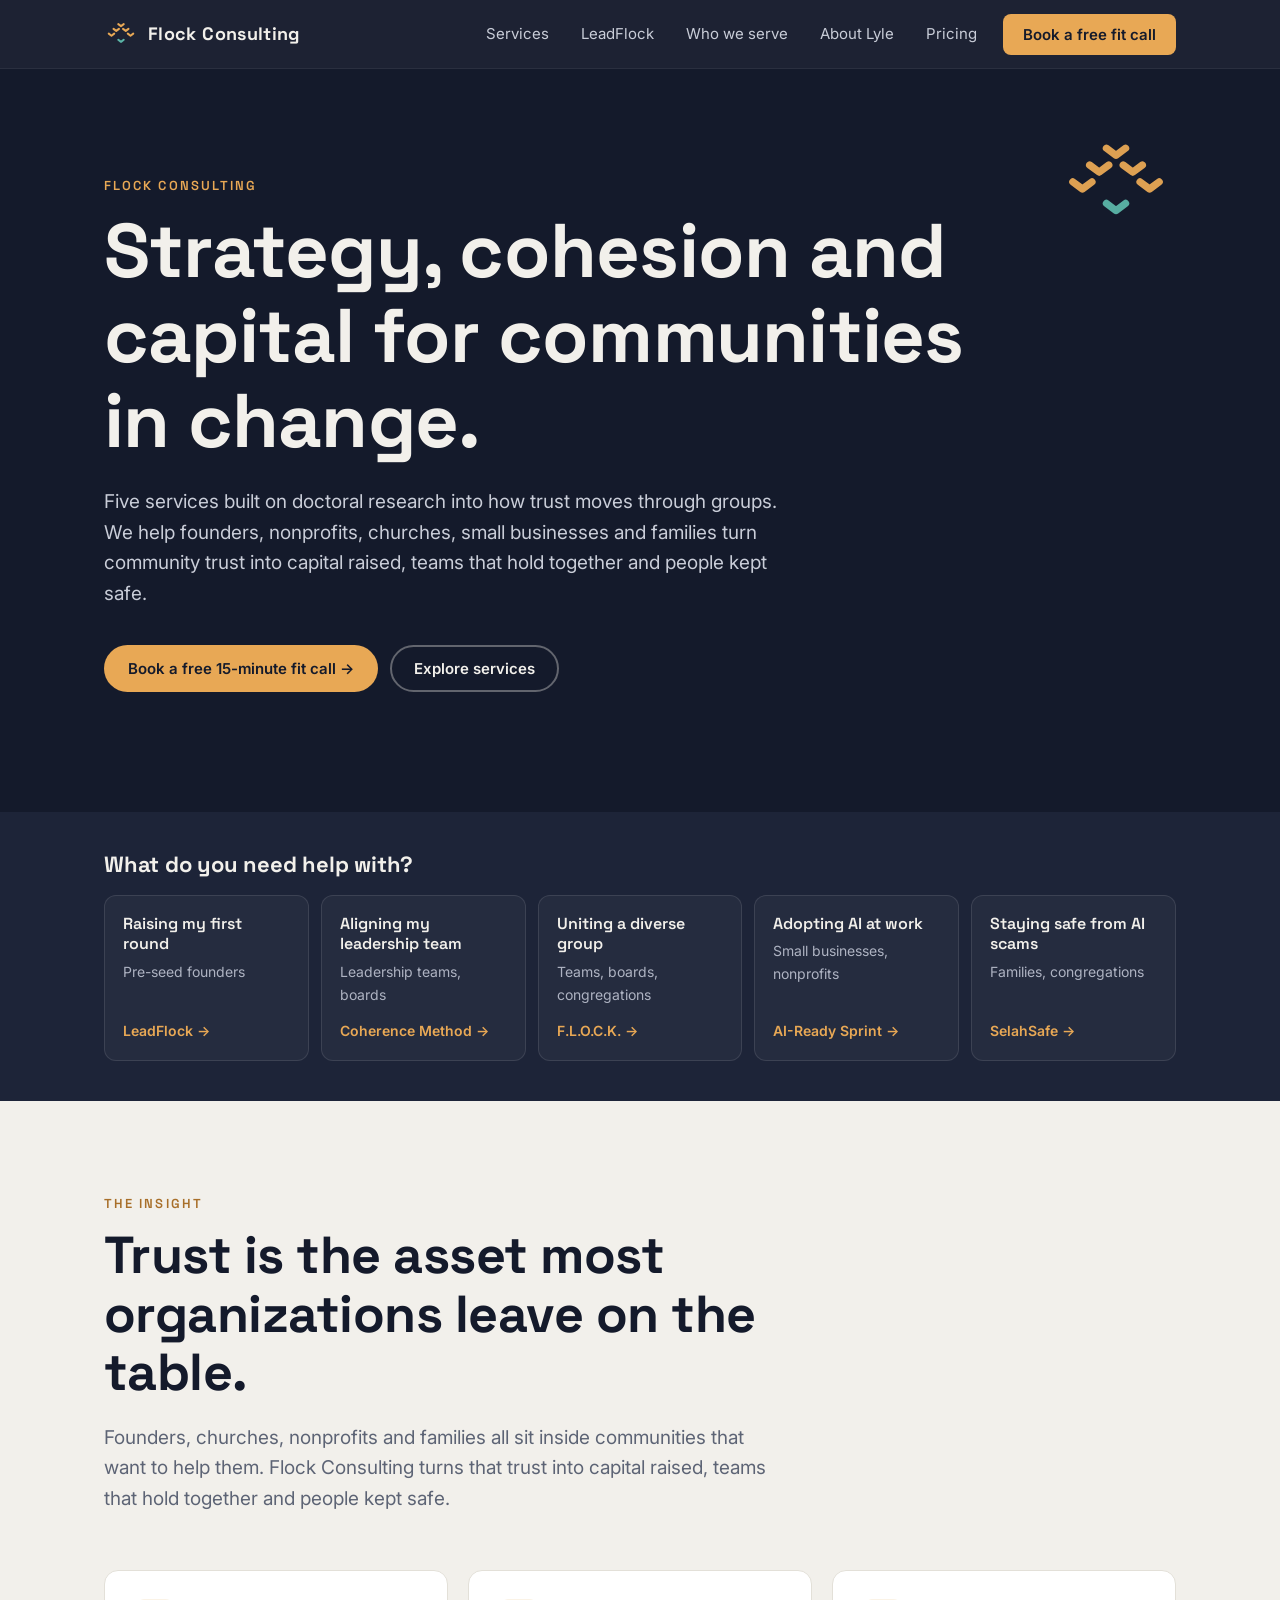
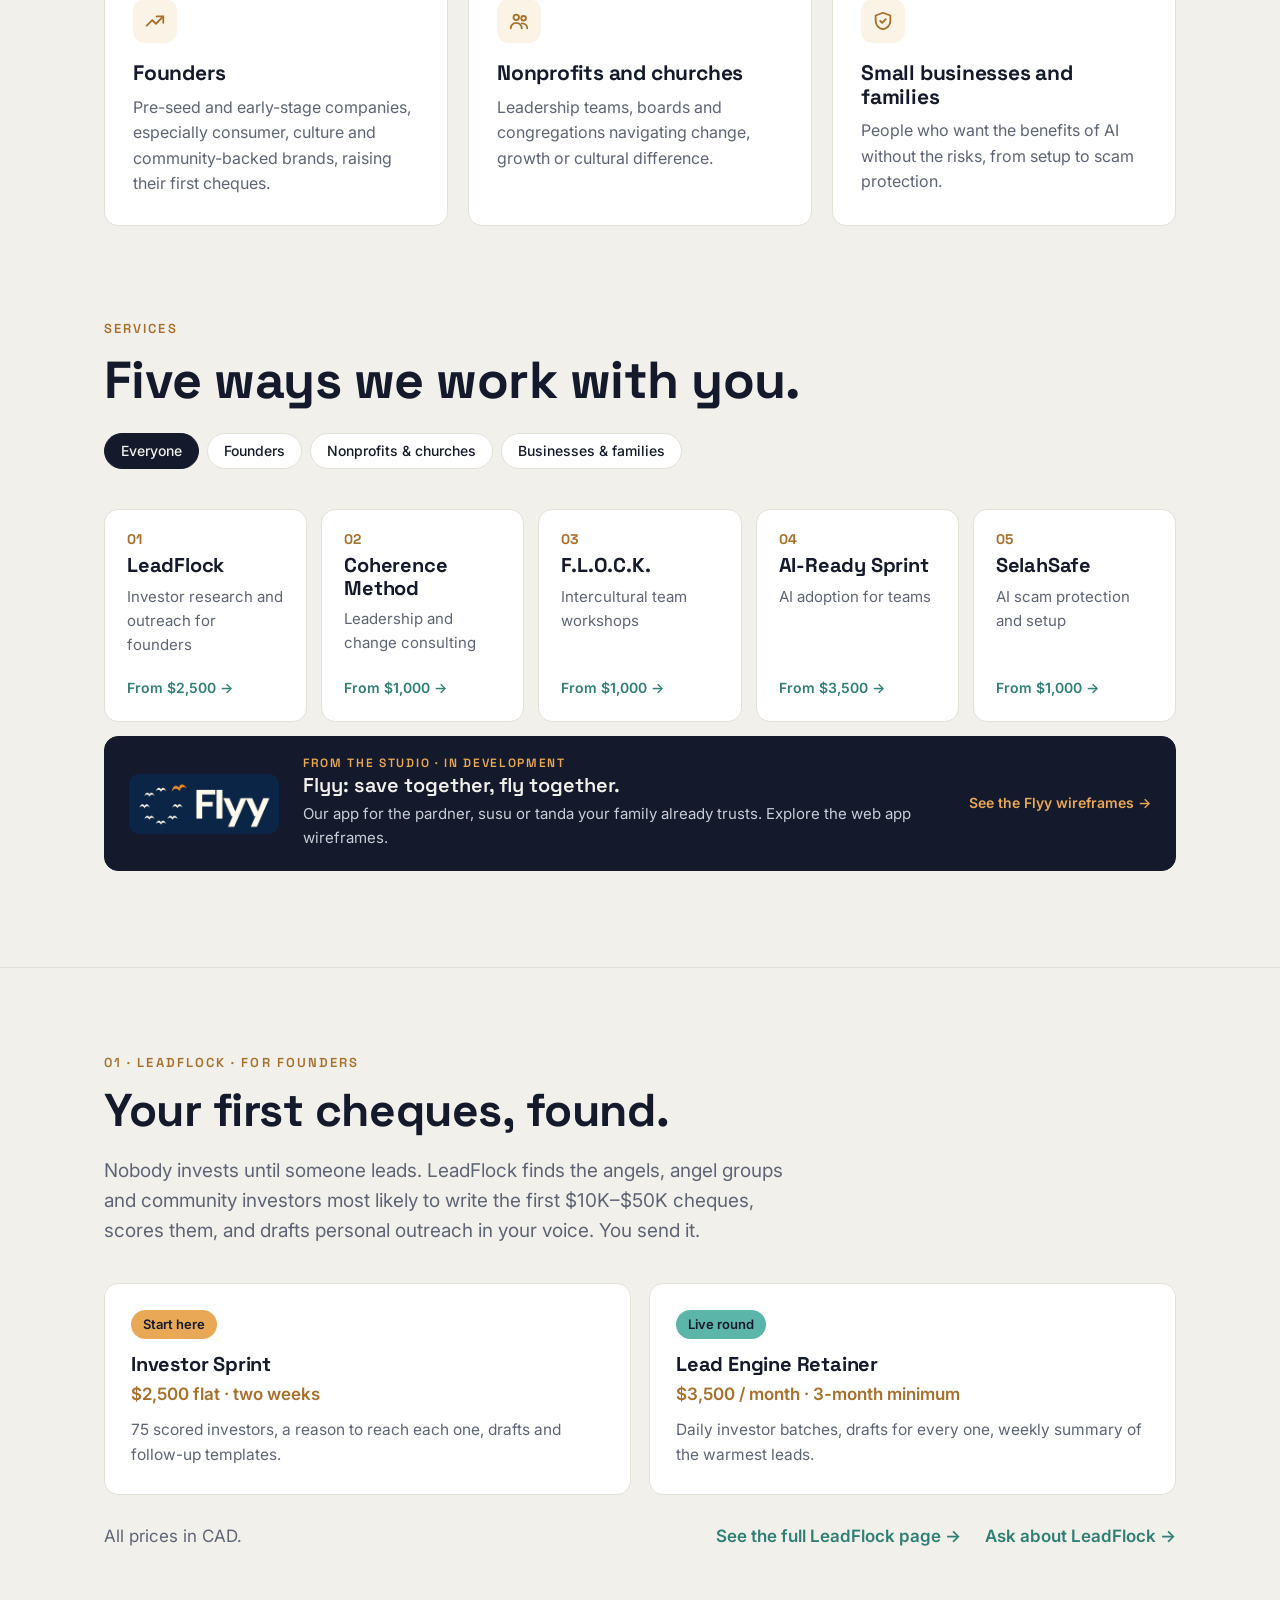
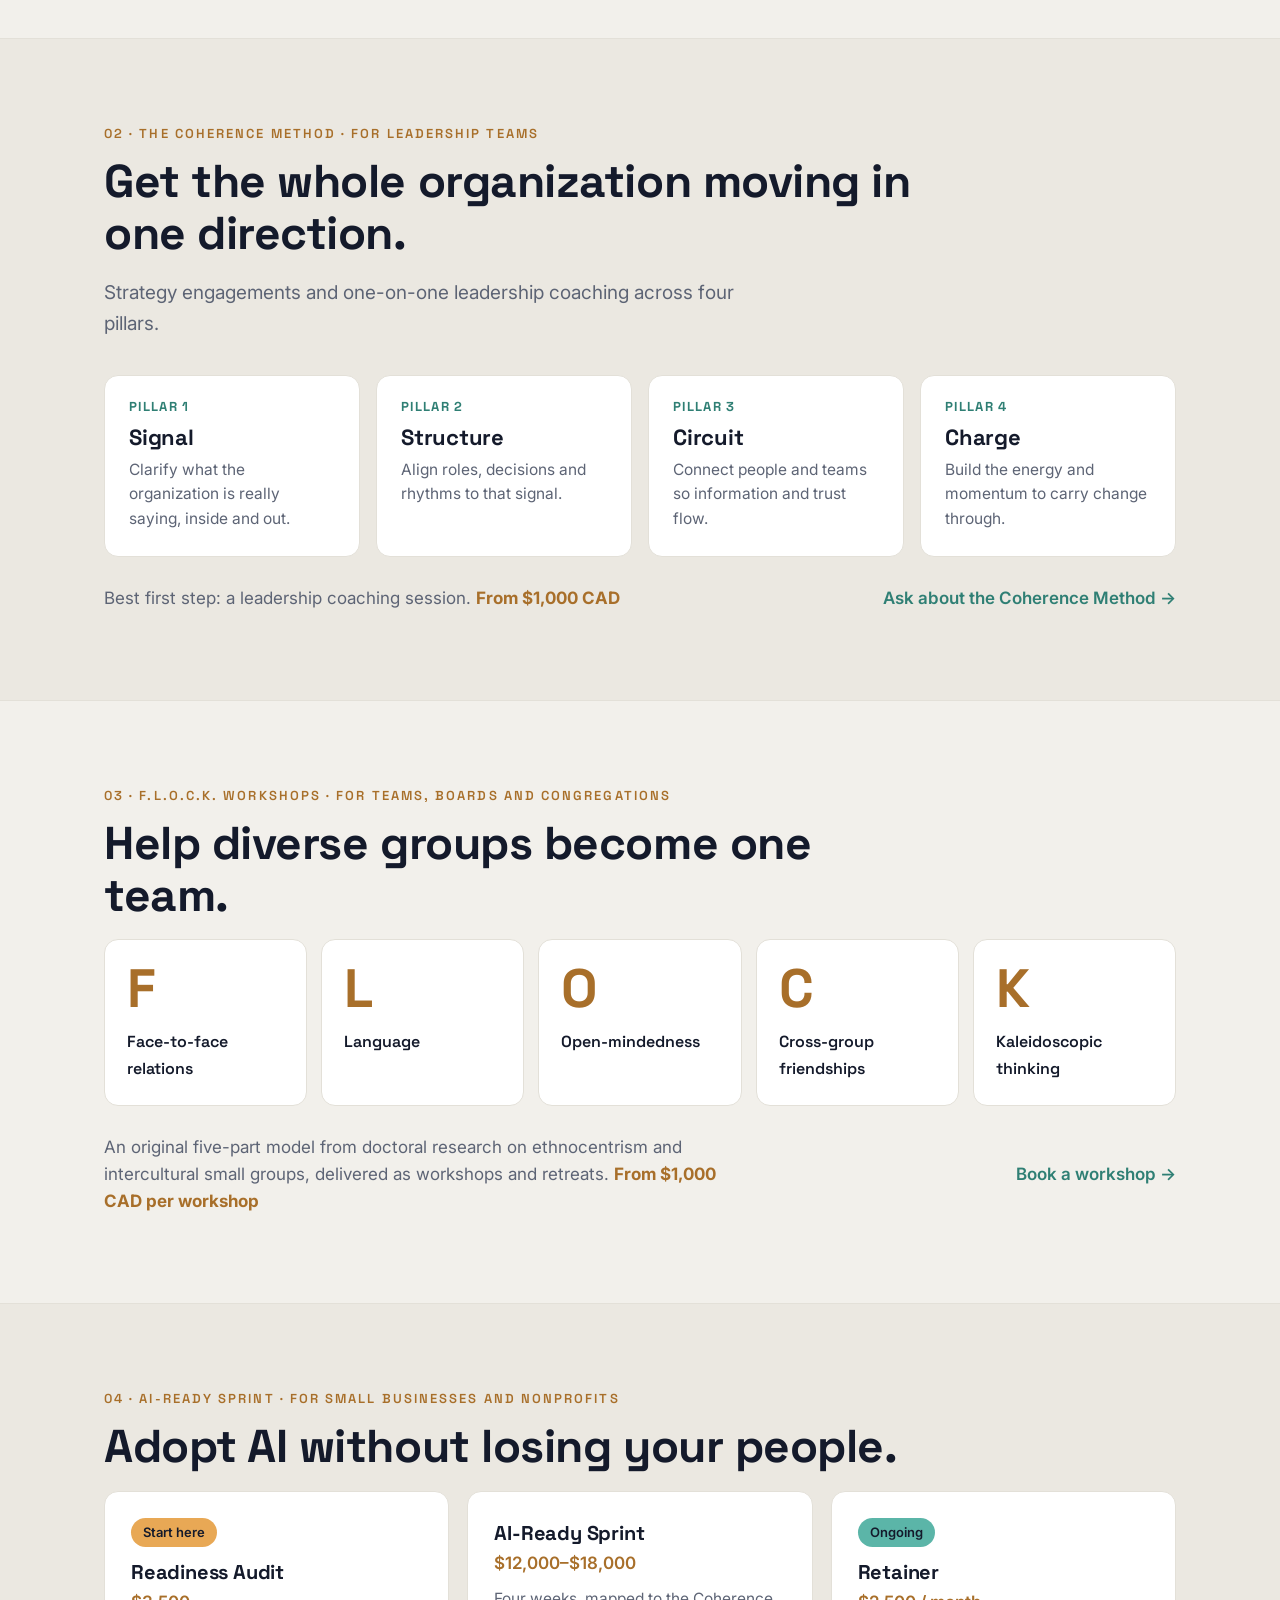
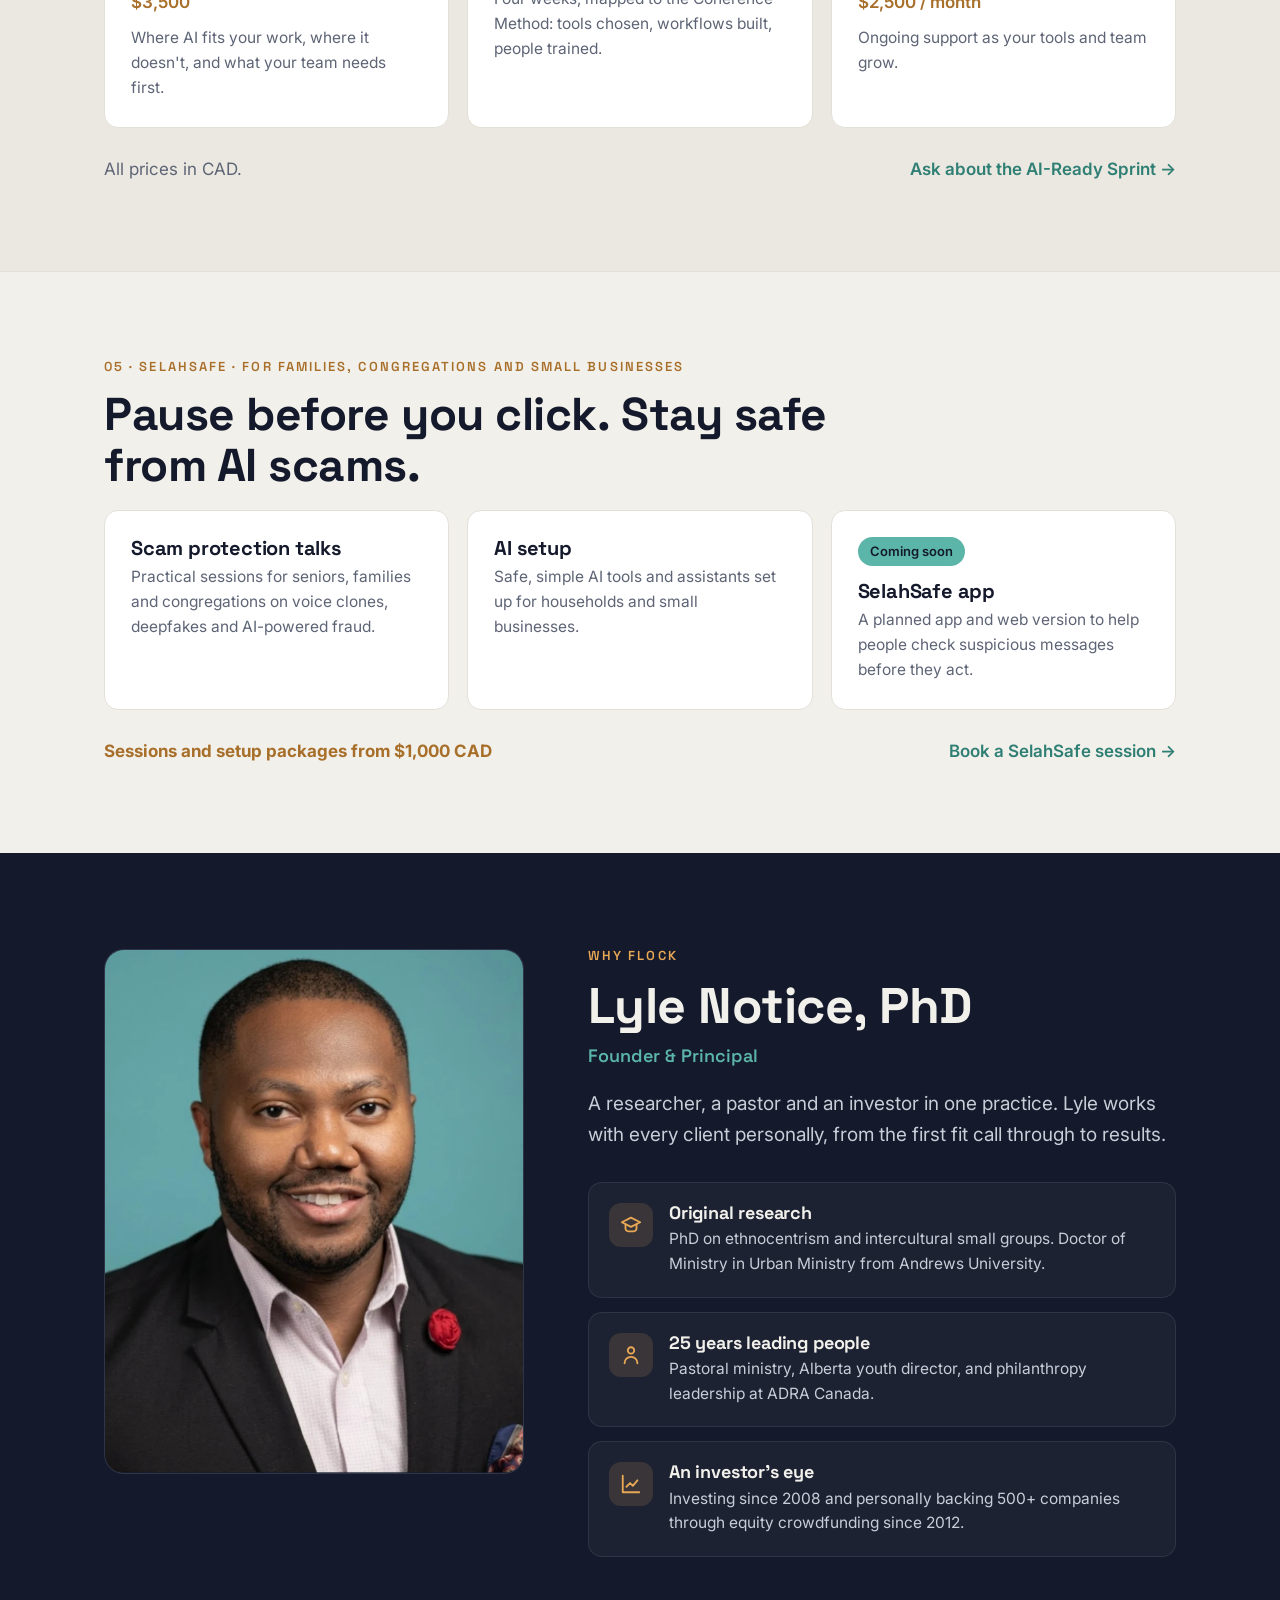
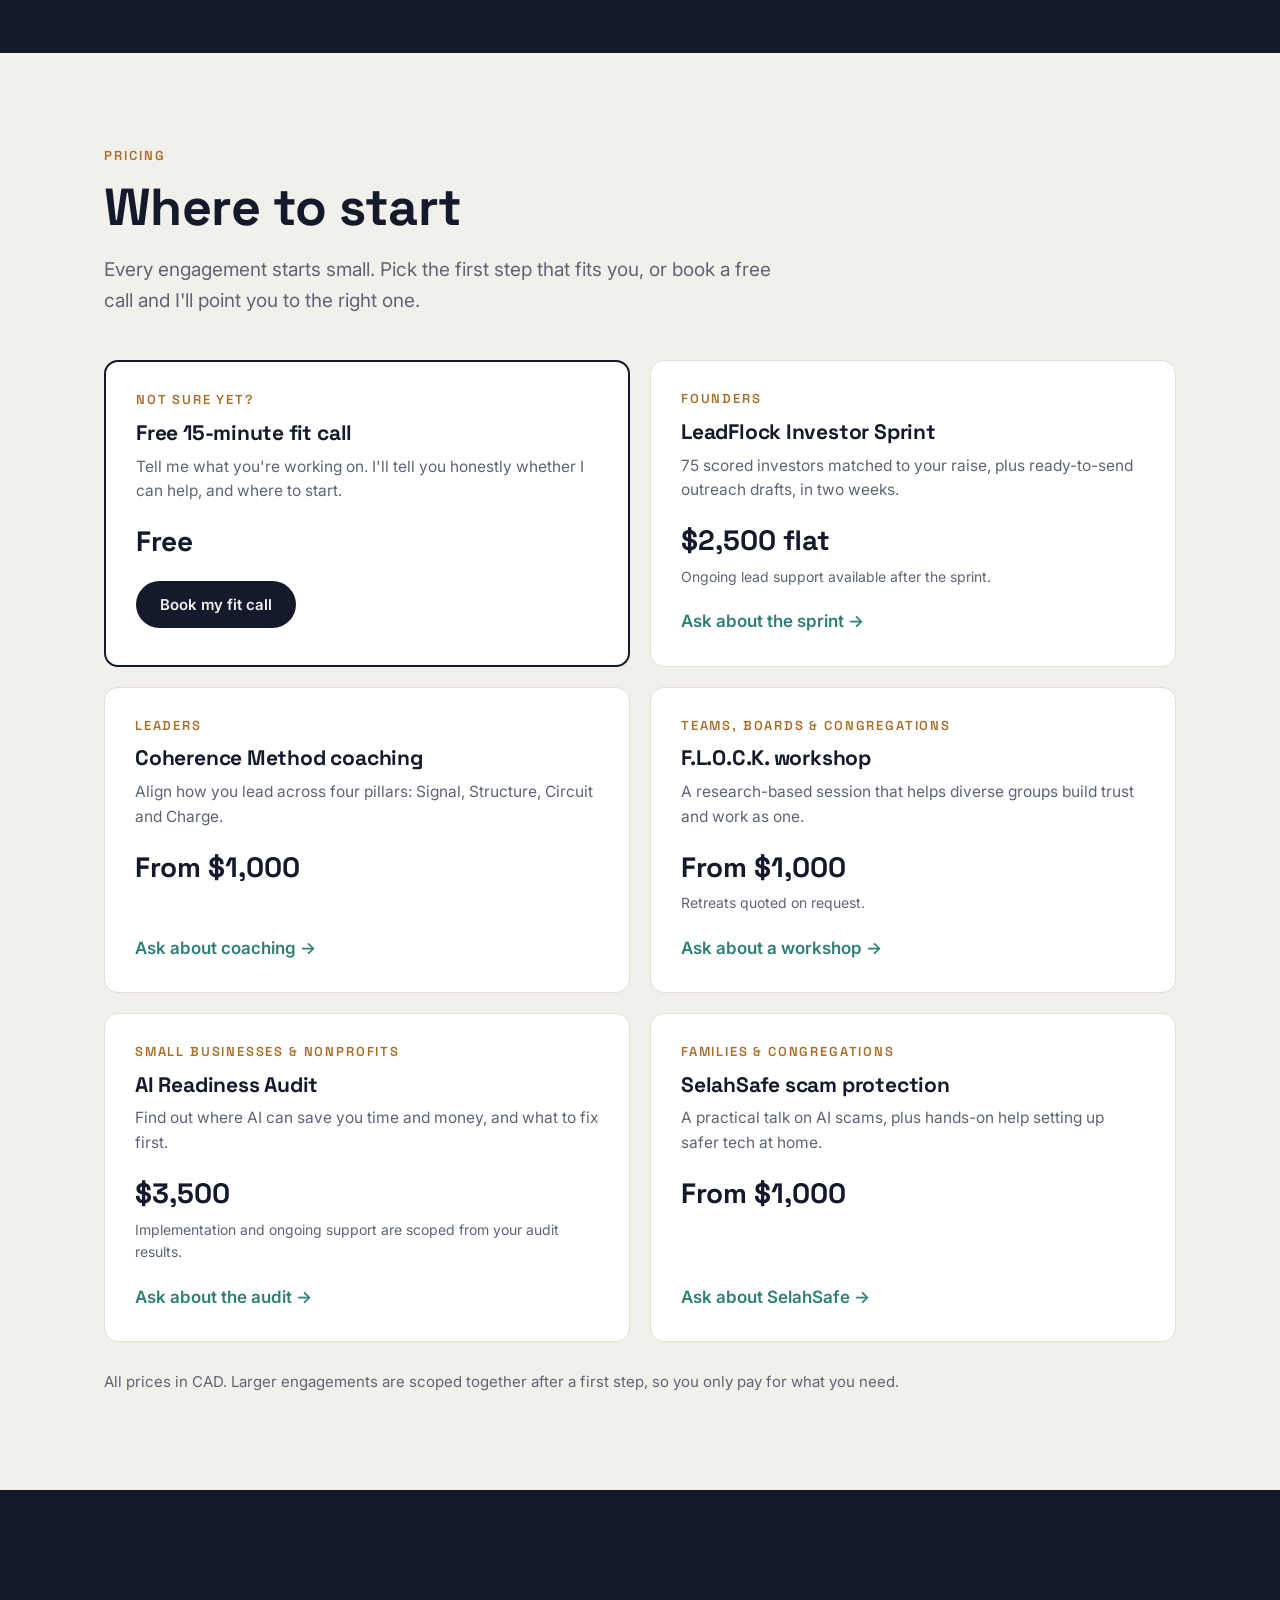
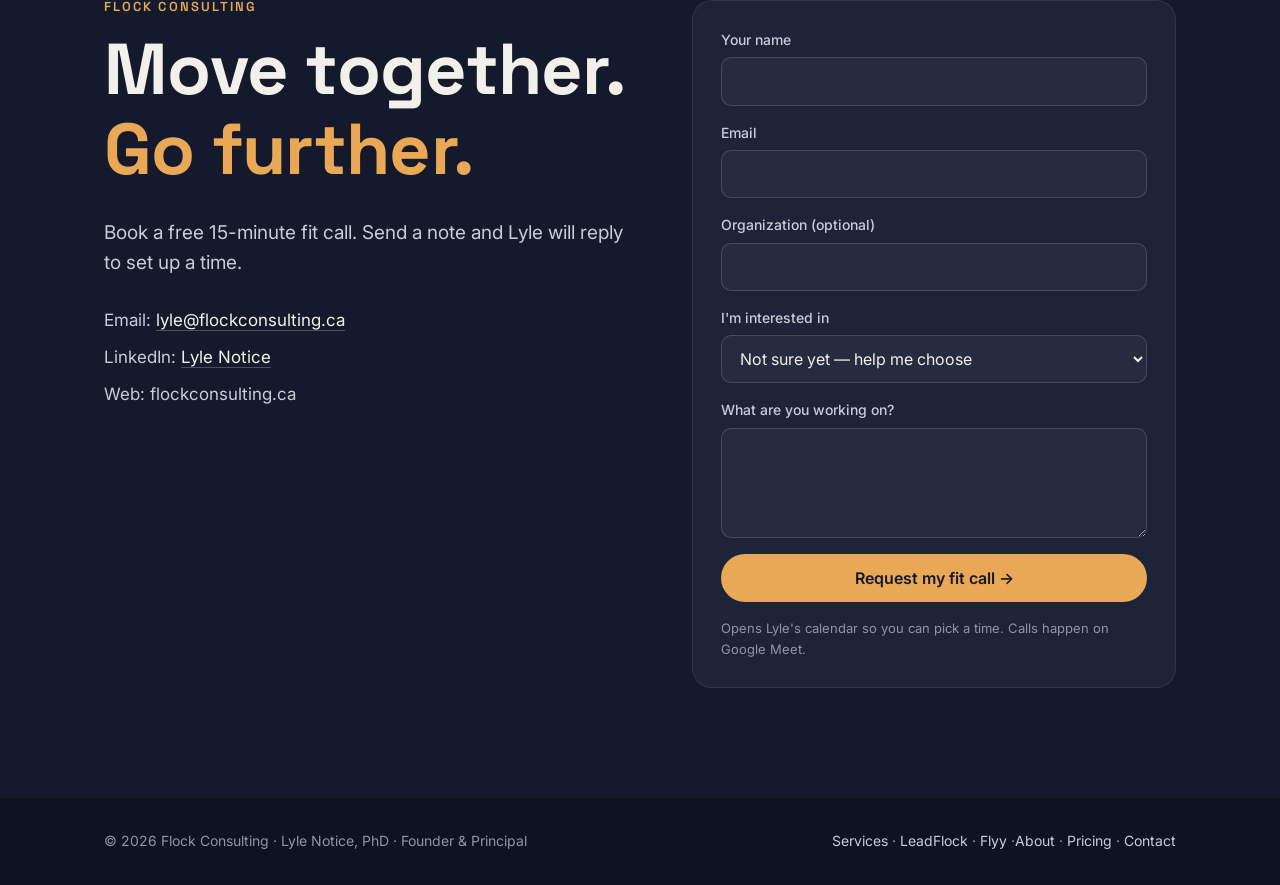
<file: index.html>
<!doctype html>
<html lang="en">
<head>
<meta charset="utf-8">
<meta name="viewport" content="width=device-width, initial-scale=1">
<title>Flock Consulting — Strategy, cohesion and capital</title>
<meta name="description" content="Flock Consulting helps founders, nonprofits, churches, small businesses and families turn community trust into capital raised, teams that hold together and people kept safe. Founded by Lyle Notice, PhD.">
<link rel="preconnect" href="https://fonts.googleapis.com">
<link rel="preconnect" href="https://fonts.gstatic.com" crossorigin>
<link href="https://fonts.googleapis.com/css2?family=Space+Grotesk:wght@500;600;700&family=Inter:wght@400;500;600&display=swap" rel="stylesheet">
<link rel="icon" href="data:image/svg+xml,%3Csvg xmlns='http://www.w3.org/2000/svg' viewBox='0 0 100 80'%3E%3Crect width='100' height='80' rx='14' fill='%23141a2b'/%3E%3Cg fill='none' stroke-width='7' stroke-linecap='round' stroke-linejoin='round'%3E%3Cg stroke='%23e8a855'%3E%3Cpath d='M44 14l6 5 6-5M32 27l6 5 6-5M56 27l6 5 6-5M20 40l6 5 6-5M68 40l6 5 6-5'/%3E%3C/g%3E%3Cpath stroke='%235bb5a8' d='M44 56l6 5 6-5'/%3E%3C/g%3E%3C/svg%3E">
<link rel="stylesheet" href="styles.css">
</head>
<body>
<a class="skip" href="#main">Skip to content</a>

<svg width="0" height="0" style="position:absolute" aria-hidden="true">
  <symbol id="flock" viewBox="0 0 100 70">
    <g fill="none" stroke-width="6" stroke-linecap="round" stroke-linejoin="round">
      <path stroke="#e8a855" d="M42 6l8 6 8-6M28 20l8 6 8-6M56 20l8 6 8-6M14 34l8 6 8-6M70 34l8 6 8-6"/>
      <path stroke="#5bb5a8" d="M42 52l8 6 8-6"/>
    </g>
  </symbol>
</svg>

<header>
  <nav class="wrap nav" aria-label="Main">
    <a class="brand" href="#top"><svg width="34" height="24"><use href="#flock"/></svg>Flock Consulting</a>
    <button class="menu-btn" aria-expanded="false" aria-controls="menu" aria-label="Open menu">
      <svg width="26" height="26" viewBox="0 0 24 24" fill="none" stroke="currentColor" stroke-width="2" stroke-linecap="round"><path d="M4 7h16M4 12h16M4 17h16"/></svg>
    </button>
    <ul id="menu">
      <li><a href="#services">Services</a></li>
      <li><a href="leadflock.html">LeadFlock</a></li>
      <li><a href="#who">Who we serve</a></li>
      <li><a href="#about">About Lyle</a></li>
      <li><a href="#start">Pricing</a></li>
      <li><a class="btn btn-amber" href="#contact">Book a free fit call</a></li>
    </ul>
  </nav>
</header>

<main id="main">
<!-- HERO -->
<section class="hero dark" id="top">
  <svg class="mark" viewBox="0 0 100 70" aria-hidden="true"><use href="#flock"/></svg>
  <div class="wrap">
    <div class="eyebrow">Flock Consulting</div>
    <h1>Strategy, cohesion and capital for communities in change.</h1>
    <p class="lead">Five services built on doctoral research into how trust moves through groups. We help founders, nonprofits, churches, small businesses and families turn community trust into capital raised, teams that hold together and people kept safe.</p>
    <div class="ctas">
      <a class="btn btn-amber" href="#contact">Book a free 15-minute fit call →</a>
      <a class="btn btn-ghost" href="#services">Explore services</a>
    </div>
  </div>
</section>

<!-- PATH FINDER -->
<div class="finder">
  <div class="wrap">
    <h2>What do you need help with?</h2>
    <div class="paths">
      <a class="path" href="#leadflock"><b>Raising my first round</b><span>Pre-seed founders</span><i>LeadFlock →</i></a>
      <a class="path" href="#coherence"><b>Aligning my leadership team</b><span>Leadership teams, boards</span><i>Coherence Method →</i></a>
      <a class="path" href="#flock-workshops"><b>Uniting a diverse group</b><span>Teams, boards, congregations</span><i>F.L.O.C.K. →</i></a>
      <a class="path" href="#ai-ready"><b>Adopting AI at work</b><span>Small businesses, nonprofits</span><i>AI-Ready Sprint →</i></a>
      <a class="path" href="#selahsafe"><b>Staying safe from AI scams</b><span>Families, congregations</span><i>SelahSafe →</i></a>
    </div>
  </div>
</div>

<!-- INSIGHT + WHO -->
<section class="insight" id="who">
  <div class="wrap">
    <div class="eyebrow">The insight</div>
    <h2>Trust is the asset most organizations leave on the table.</h2>
    <p class="lead">Founders, churches, nonprofits and families all sit inside communities that want to help them. Flock Consulting turns that trust into capital raised, teams that hold together and people kept safe.</p>
    <div class="grid3">
      <div class="card reveal">
        <div class="who-ico"><svg width="22" height="22" viewBox="0 0 24 24" fill="none" stroke="currentColor" stroke-width="2" stroke-linecap="round" stroke-linejoin="round"><path d="M3 17l6-6 4 4 8-8"/><path d="M14 7h7v7"/></svg></div>
        <h3>Founders</h3>
        <p>Pre-seed and early-stage companies, especially consumer, culture and community-backed brands, raising their first cheques.</p>
      </div>
      <div class="card reveal">
        <div class="who-ico"><svg width="22" height="22" viewBox="0 0 24 24" fill="none" stroke="currentColor" stroke-width="2" stroke-linecap="round" stroke-linejoin="round"><circle cx="9" cy="8" r="3"/><circle cx="17" cy="9" r="2.5"/><path d="M3 20c0-3.3 2.7-6 6-6s6 2.7 6 6M15 14.5c3 0 6 2 6 5.5"/></svg></div>
        <h3>Nonprofits and churches</h3>
        <p>Leadership teams, boards and congregations navigating change, growth or cultural difference.</p>
      </div>
      <div class="card reveal">
        <div class="who-ico"><svg width="22" height="22" viewBox="0 0 24 24" fill="none" stroke="currentColor" stroke-width="2" stroke-linecap="round" stroke-linejoin="round"><path d="M12 3l8 3v6c0 4.5-3.4 8.3-8 9-4.6-.7-8-4.5-8-9V6z"/><path d="M9 12l2 2 4-4"/></svg></div>
        <h3>Small businesses and families</h3>
        <p>People who want the benefits of AI without the risks, from setup to scam protection.</p>
      </div>
    </div>
  </div>
</section>

<!-- SERVICES OVERVIEW -->
<section id="services" style="padding-top:0">
  <div class="wrap">
    <div class="svc-head">
      <div>
        <div class="eyebrow">Services</div>
        <h2>Five ways we work with you.</h2>
      </div>
      <div class="filters" role="group" aria-label="Filter services by who you are">
        <button aria-pressed="true" data-f="all">Everyone</button>
        <button aria-pressed="false" data-f="founder">Founders</button>
        <button aria-pressed="false" data-f="org">Nonprofits &amp; churches</button>
        <button aria-pressed="false" data-f="biz">Businesses &amp; families</button>
      </div>
    </div>
    <div class="svc-list">
      <a class="svc-tile" href="#leadflock" data-a="founder"><span class="n">01</span><h3>LeadFlock</h3><p>Investor research and outreach for founders</p><span class="more">From $2,500 →</span></a>
      <a class="svc-tile" href="#coherence" data-a="org biz"><span class="n">02</span><h3>Coherence Method</h3><p>Leadership and change consulting</p><span class="more">From $1,000 →</span></a>
      <a class="svc-tile" href="#flock-workshops" data-a="org"><span class="n">03</span><h3>F.L.O.C.K.</h3><p>Intercultural team workshops</p><span class="more">From $1,000 →</span></a>
      <a class="svc-tile" href="#ai-ready" data-a="org biz"><span class="n">04</span><h3>AI-Ready Sprint</h3><p>AI adoption for teams</p><span class="more">From $3,500 →</span></a>
      <a class="svc-tile" href="#selahsafe" data-a="org biz"><span class="n">05</span><h3>SelahSafe</h3><p>AI scam protection and setup</p><span class="more">From $1,000 →</span></a>
    </div>
    <a class="product-card" href="flyy.html">
      <img src="flyy-logo.png" width="640" height="256" alt="Flyy">
      <span class="product-txt">
        <span class="n">From the studio · in development</span>
        <b>Flyy: save together, fly together.</b>
        <span>Our app for the pardner, susu or tanda your family already trusts. Explore the web app wireframes.</span>
      </span>
      <span class="more">See the Flyy wireframes →</span>
    </a>
  </div>
</section>

<!-- 01 LEADFLOCK -->
<section class="svc" id="leadflock">
  <div class="wrap">
    <div class="eyebrow">01 · LeadFlock · For founders</div>
    <h2>Your first cheques, found.</h2>
    <p class="lead">Nobody invests until someone leads. LeadFlock finds the angels, angel groups and community investors most likely to write the first $10K–$50K cheques, scores them, and drafts personal outreach in your voice. You send it.</p>
    <div class="tiers">
      <div class="tier reveal"><span class="tag amber">Start here</span><h4>Investor Sprint</h4><div class="price">$2,500 flat · two weeks</div><p>75 scored investors, a reason to reach each one, drafts and follow-up templates.</p></div>
      <div class="tier reveal"><span class="tag teal">Live round</span><h4>Lead Engine Retainer</h4><div class="price">$3,500 / month · 3-month minimum</div><p>Daily investor batches, drafts for every one, weekly summary of the warmest leads.</p></div>
    </div>
    <div class="svc-foot"><p>All prices in CAD.</p><span style="display:flex;gap:24px;flex-wrap:wrap"><a class="text-link" href="leadflock.html">See the full LeadFlock page →</a><a class="text-link" href="#contact" data-service="LeadFlock">Ask about LeadFlock →</a></span></div>
  </div>
</section>

<!-- 02 COHERENCE -->
<section class="svc alt" id="coherence">
  <div class="wrap">
    <div class="eyebrow">02 · The Coherence Method · For leadership teams</div>
    <h2>Get the whole organization moving in one direction.</h2>
    <p class="lead">Strategy engagements and one-on-one leadership coaching across four pillars.</p>
    <div class="pillars">
      <div class="pillar reveal"><div class="step">PILLAR 1</div><h4>Signal</h4><p>Clarify what the organization is really saying, inside and out.</p></div>
      <div class="pillar reveal"><div class="step">PILLAR 2</div><h4>Structure</h4><p>Align roles, decisions and rhythms to that signal.</p></div>
      <div class="pillar reveal"><div class="step">PILLAR 3</div><h4>Circuit</h4><p>Connect people and teams so information and trust flow.</p></div>
      <div class="pillar reveal"><div class="step">PILLAR 4</div><h4>Charge</h4><p>Build the energy and momentum to carry change through.</p></div>
    </div>
    <div class="svc-foot"><p>Best first step: a leadership coaching session. <strong>From $1,000 CAD</strong></p><a class="text-link" href="#contact" data-service="Coherence Method">Ask about the Coherence Method →</a></div>
  </div>
</section>

<!-- 03 FLOCK -->
<section class="svc" id="flock-workshops">
  <div class="wrap">
    <div class="eyebrow">03 · F.L.O.C.K. workshops · For teams, boards and congregations</div>
    <h2>Help diverse groups become one team.</h2>
    <div class="letters">
      <div class="letter reveal"><b>F</b><span>Face-to-face relations</span></div>
      <div class="letter reveal"><b>L</b><span>Language</span></div>
      <div class="letter reveal"><b>O</b><span>Open-mindedness</span></div>
      <div class="letter reveal"><b>C</b><span>Cross-group friendships</span></div>
      <div class="letter reveal"><b>K</b><span>Kaleidoscopic thinking</span></div>
    </div>
    <div class="svc-foot"><p>An original five-part model from doctoral research on ethnocentrism and intercultural small groups, delivered as workshops and retreats. <strong>From $1,000 CAD per workshop</strong></p><a class="text-link" href="#contact" data-service="F.L.O.C.K. workshop">Book a workshop →</a></div>
  </div>
</section>

<!-- 04 AI READY -->
<section class="svc alt" id="ai-ready">
  <div class="wrap">
    <div class="eyebrow">04 · AI-Ready Sprint · For small businesses and nonprofits</div>
    <h2>Adopt AI without losing your people.</h2>
    <div class="tiers">
      <div class="tier reveal"><span class="tag amber">Start here</span><h4>Readiness Audit</h4><div class="price">$3,500</div><p>Where AI fits your work, where it doesn't, and what your team needs first.</p></div>
      <div class="tier reveal"><h4 style="margin-top:4px">AI-Ready Sprint</h4><div class="price">$12,000–$18,000</div><p>Four weeks, mapped to the Coherence Method: tools chosen, workflows built, people trained.</p></div>
      <div class="tier reveal"><span class="tag teal">Ongoing</span><h4>Retainer</h4><div class="price">$2,500 / month</div><p>Ongoing support as your tools and team grow.</p></div>
    </div>
    <div class="svc-foot"><p>All prices in CAD.</p><a class="text-link" href="#contact" data-service="AI-Ready Sprint">Ask about the AI-Ready Sprint →</a></div>
  </div>
</section>

<!-- 05 SELAHSAFE -->
<section class="svc" id="selahsafe">
  <div class="wrap">
    <div class="eyebrow">05 · SelahSafe · For families, congregations and small businesses</div>
    <h2>Pause before you click. Stay safe from AI scams.</h2>
    <div class="tiers">
      <div class="tier reveal"><h4>Scam protection talks</h4><p>Practical sessions for seniors, families and congregations on voice clones, deepfakes and AI-powered fraud.</p></div>
      <div class="tier reveal"><h4>AI setup</h4><p>Safe, simple AI tools and assistants set up for households and small businesses.</p></div>
      <div class="tier reveal"><span class="tag teal">Coming soon</span><h4>SelahSafe app</h4><p>A planned app and web version to help people check suspicious messages before they act.</p></div>
    </div>
    <div class="svc-foot"><p><strong>Sessions and setup packages from $1,000 CAD</strong></p><a class="text-link" href="#contact" data-service="SelahSafe">Book a SelahSafe session →</a></div>
  </div>
</section>

<!-- ABOUT -->
<section class="about dark" id="about">
  <div class="wrap about-grid">
    <figure class="portrait" style="margin:0">
      <img src="lyle-notice.webp" alt="Lyle Notice, PhD, Founder and Principal of Flock Consulting" width="800" height="800" loading="lazy">
    </figure>
    <div>
      <div class="eyebrow">Why Flock</div>
      <h2>Lyle Notice, PhD</h2>
      <div class="role">Founder &amp; Principal</div>
      <p class="lead">A researcher, a pastor and an investor in one practice. Lyle works with every client personally, from the first fit call through to results.</p>
      <div class="creds">
        <div class="cred reveal"><div class="ico"><svg width="22" height="22" viewBox="0 0 24 24" fill="none" stroke="currentColor" stroke-width="2" stroke-linecap="round" stroke-linejoin="round"><path d="M2 9l10-5 10 5-10 5z"/><path d="M6 11v5c0 1.7 2.7 3 6 3s6-1.3 6-3v-5"/></svg></div><div><h3>Original research</h3><p>PhD on ethnocentrism and intercultural small groups. Doctor of Ministry in Urban Ministry from Andrews University.</p></div></div>
        <div class="cred reveal"><div class="ico"><svg width="22" height="22" viewBox="0 0 24 24" fill="none" stroke="currentColor" stroke-width="2" stroke-linecap="round" stroke-linejoin="round"><circle cx="12" cy="7" r="3.5"/><path d="M5 21c0-3.9 3.1-7 7-7s7 3.1 7 7"/></svg></div><div><h3>25 years leading people</h3><p>Pastoral ministry, Alberta youth director, and philanthropy leadership at ADRA Canada.</p></div></div>
        <div class="cred reveal"><div class="ico"><svg width="22" height="22" viewBox="0 0 24 24" fill="none" stroke="currentColor" stroke-width="2" stroke-linecap="round" stroke-linejoin="round"><path d="M3 3v18h18"/><path d="M7 15l4-4 3 3 5-6"/></svg></div><div><h3>An investor's eye</h3><p>Investing since 2008 and personally backing 500+ companies through equity crowdfunding since 2012.</p></div></div>
      </div>
    </div>
  </div>
</section>

<!-- HOW TO START -->
<section class="start" id="start">
  <div class="wrap">
    <div class="eyebrow">Pricing</div>
    <h2>Where to start</h2>
    <p class="lead">Every engagement starts small. Pick the first step that fits you, or book a free call and I'll point you to the right one.</p>
    <div class="offers">
      <div class="offer featured reveal">
        <div class="who">Not sure yet?</div>
        <h3>Free 15-minute fit call</h3>
        <p>Tell me what you're working on. I'll tell you honestly whether I can help, and where to start.</p>
        <div class="amt">Free</div>
        <a class="btn btn-dark" href="#contact" data-service="Not sure yet — help me choose">Book my fit call</a>
      </div>
      <div class="offer reveal">
        <div class="who">Founders</div>
        <h3>LeadFlock Investor Sprint</h3>
        <p>75 scored investors matched to your raise, plus ready-to-send outreach drafts, in two weeks.</p>
        <div class="amt">$2,500 flat</div>
        <small>Ongoing lead support available after the sprint.</small>
        <a class="text-link" href="#contact" data-service="LeadFlock">Ask about the sprint →</a>
      </div>
      <div class="offer reveal">
        <div class="who">Leaders</div>
        <h3>Coherence Method coaching</h3>
        <p>Align how you lead across four pillars: Signal, Structure, Circuit and Charge.</p>
        <div class="amt">From $1,000</div>
        <a class="text-link" href="#contact" data-service="Coherence Method">Ask about coaching →</a>
      </div>
      <div class="offer reveal">
        <div class="who">Teams, boards &amp; congregations</div>
        <h3>F.L.O.C.K. workshop</h3>
        <p>A research-based session that helps diverse groups build trust and work as one.</p>
        <div class="amt">From $1,000</div>
        <small>Retreats quoted on request.</small>
        <a class="text-link" href="#contact" data-service="F.L.O.C.K. workshop">Ask about a workshop →</a>
      </div>
      <div class="offer reveal">
        <div class="who">Small businesses &amp; nonprofits</div>
        <h3>AI Readiness Audit</h3>
        <p>Find out where AI can save you time and money, and what to fix first.</p>
        <div class="amt">$3,500</div>
        <small>Implementation and ongoing support are scoped from your audit results.</small>
        <a class="text-link" href="#contact" data-service="AI-Ready Sprint">Ask about the audit →</a>
      </div>
      <div class="offer reveal">
        <div class="who">Families &amp; congregations</div>
        <h3>SelahSafe scam protection</h3>
        <p>A practical talk on AI scams, plus hands-on help setting up safer tech at home.</p>
        <div class="amt">From $1,000</div>
        <a class="text-link" href="#contact" data-service="SelahSafe">Ask about SelahSafe →</a>
      </div>
    </div>
    <p class="offers-note">All prices in CAD. Larger engagements are scoped together after a first step, so you only pay for what you need.</p>
  </div>
</section>

<!-- CONTACT -->
<section class="contact dark" id="contact">
  <div class="wrap contact-grid">
    <div>
      <div class="eyebrow">Flock Consulting</div>
      <h2>Move together.<br><span>Go further.</span></h2>
      <p class="lead">Book a free 15-minute fit call. Send a note and Lyle will reply to set up a time.</p>
      <div class="lines">
        <div>Email: <a href="mailto:lyle@flockconsulting.ca">lyle@flockconsulting.ca</a></div>
        <div>LinkedIn: <a href="https://www.linkedin.com/in/lyle-notice-373ba261" target="_blank" rel="noopener">Lyle Notice</a></div>
        <div>Web: flockconsulting.ca</div>
      </div>
    </div>
    <form id="fitform">
      <label>Your name<input name="name" required autocomplete="name"></label>
      <label>Email<input name="email" type="email" required autocomplete="email"></label>
      <label>Organization (optional)<input name="org" autocomplete="organization"></label>
      <label>I'm interested in
        <select name="service">
          <option>Not sure yet — help me choose</option>
          <option>LeadFlock</option>
          <option>Coherence Method</option>
          <option>F.L.O.C.K. workshop</option>
          <option>AI-Ready Sprint</option>
          <option>SelahSafe</option>
        </select>
      </label>
      <label>What are you working on?<textarea name="msg"></textarea></label>
      <button class="btn btn-amber" type="submit">Request my fit call →</button>
      <small id="form-hint">Opens your email app with your message ready to send to Lyle.</small>
    </form>
  </div>
</section>

<!-- Booking popup: Google Calendar appointment schedule (adds a Google Meet link to every booking) -->
<dialog id="booking" aria-labelledby="booking-title">
  <div class="booking-head">
    <h3 id="booking-title">Pick a time for your fit call</h3>
    <button type="button" class="booking-close" aria-label="Close">×</button>
  </div>
  <p class="booking-sub">Free, 15 minutes, on Google Meet. You'll get a calendar invite with the Meet link.</p>
  <iframe title="Book a fit call with Lyle" loading="lazy"></iframe>
  <p class="booking-alt">Can't find a time that works? <a href="#" id="booking-email">Email Lyle your note instead</a>.</p>
</dialog>
</main>

<footer>
  <div class="wrap">
    <span>© <span id="yr">2026</span> Flock Consulting · Lyle Notice, PhD · Founder &amp; Principal</span>
    <span><a href="#services">Services</a> · <a href="leadflock.html">LeadFlock</a> · <a href="flyy.html">Flyy</a> ·<a href="#about">About</a> · <a href="#start">Pricing</a> · <a href="mailto:lyle@flockconsulting.ca">Contact</a></span>
  </div>
</footer>

<script>
document.getElementById('yr').textContent = new Date().getFullYear();

// Mobile menu
const btn = document.querySelector('.menu-btn'), menu = document.getElementById('menu');
btn.addEventListener('click', () => {
  const open = menu.classList.toggle('open');
  btn.setAttribute('aria-expanded', open);
});
menu.querySelectorAll('a').forEach(a => a.addEventListener('click', () => {
  menu.classList.remove('open'); btn.setAttribute('aria-expanded', false);
}));

// Audience filter
document.querySelectorAll('.filters button').forEach(b => b.addEventListener('click', () => {
  document.querySelectorAll('.filters button').forEach(x => x.setAttribute('aria-pressed', x === b));
  const f = b.dataset.f;
  document.querySelectorAll('.svc-tile').forEach(t =>
    t.classList.toggle('dim', f !== 'all' && !t.dataset.a.split(' ').includes(f)));
}));

// Pre-select service when a "Ask about…" link is clicked
document.querySelectorAll('[data-service]').forEach(a => a.addEventListener('click', () => {
  document.querySelector('#fitform select').value = a.dataset.service;
}));

// Form -> Google Calendar booking popup (falls back to email)
// Paste Lyle's Google Calendar appointment schedule link here
// (Google Calendar > Create > Appointment schedule > Share > Website embed > Inline, copy the src URL).
// Leave it empty to keep the old email-only behaviour.
const BOOKING_URL = 'https://calendar.google.com/calendar/appointments/schedules/AcZssZ3hPZYflNzHmGRm6fu0APxo2zHHiOwTg_SKc-uJ5WLmwb1PZjKP48TDQl44vmsUko3BOy-0HVXU?gv=true';

const fitform = document.getElementById('fitform');
const mailtoFromForm = () => {
  const d = new FormData(fitform);
  const body = `Name: ${d.get('name')}\nEmail: ${d.get('email')}\nOrganization: ${d.get('org')}\nInterested in: ${d.get('service')}\n\n${d.get('msg')}`;
  return 'mailto:lyle@flockconsulting.ca?subject=' + encodeURIComponent('Fit call request — ' + d.get('service')) + '&body=' + encodeURIComponent(body);
};
const booking = document.getElementById('booking');
if (BOOKING_URL) document.getElementById('form-hint').textContent = 'Opens Lyle\'s calendar so you can pick a time. Calls happen on Google Meet.';
fitform.addEventListener('submit', e => {
  e.preventDefault();
  if (!BOOKING_URL || typeof booking.showModal !== 'function') { location.href = mailtoFromForm(); return; }
  const frame = booking.querySelector('iframe');
  if (!frame.src) frame.src = BOOKING_URL;
  booking.showModal();
});
booking.querySelector('.booking-close').addEventListener('click', () => booking.close());
booking.addEventListener('click', e => { if (e.target === booking) booking.close(); });
document.getElementById('booking-email').addEventListener('click', e => {
  e.preventDefault(); booking.close(); location.href = mailtoFromForm();
});

// Active nav link
const links = [...document.querySelectorAll('.nav ul a[href^="#"]:not(.btn)')];
const map = {services:'#services',leadflock:'#services',coherence:'#services','flock-workshops':'#services','ai-ready':'#services',selahsafe:'#services',who:'#who',about:'#about',start:'#start'};
const so = new IntersectionObserver(es => es.forEach(e => {
  if (e.isIntersecting) links.forEach(l => l.classList.toggle('active', l.getAttribute('href') === map[e.target.id]));
}), {rootMargin:'-45% 0px -50% 0px'});
document.querySelectorAll('section[id]').forEach(s => so.observe(s));

// Reveal on scroll
const ro = new IntersectionObserver(es => es.forEach(e => { if (e.isIntersecting) { e.target.classList.add('in'); ro.unobserve(e.target); } }), {threshold:.12});
document.querySelectorAll('.reveal').forEach(el => ro.observe(el));
</script>
</body>
</html>
</file>
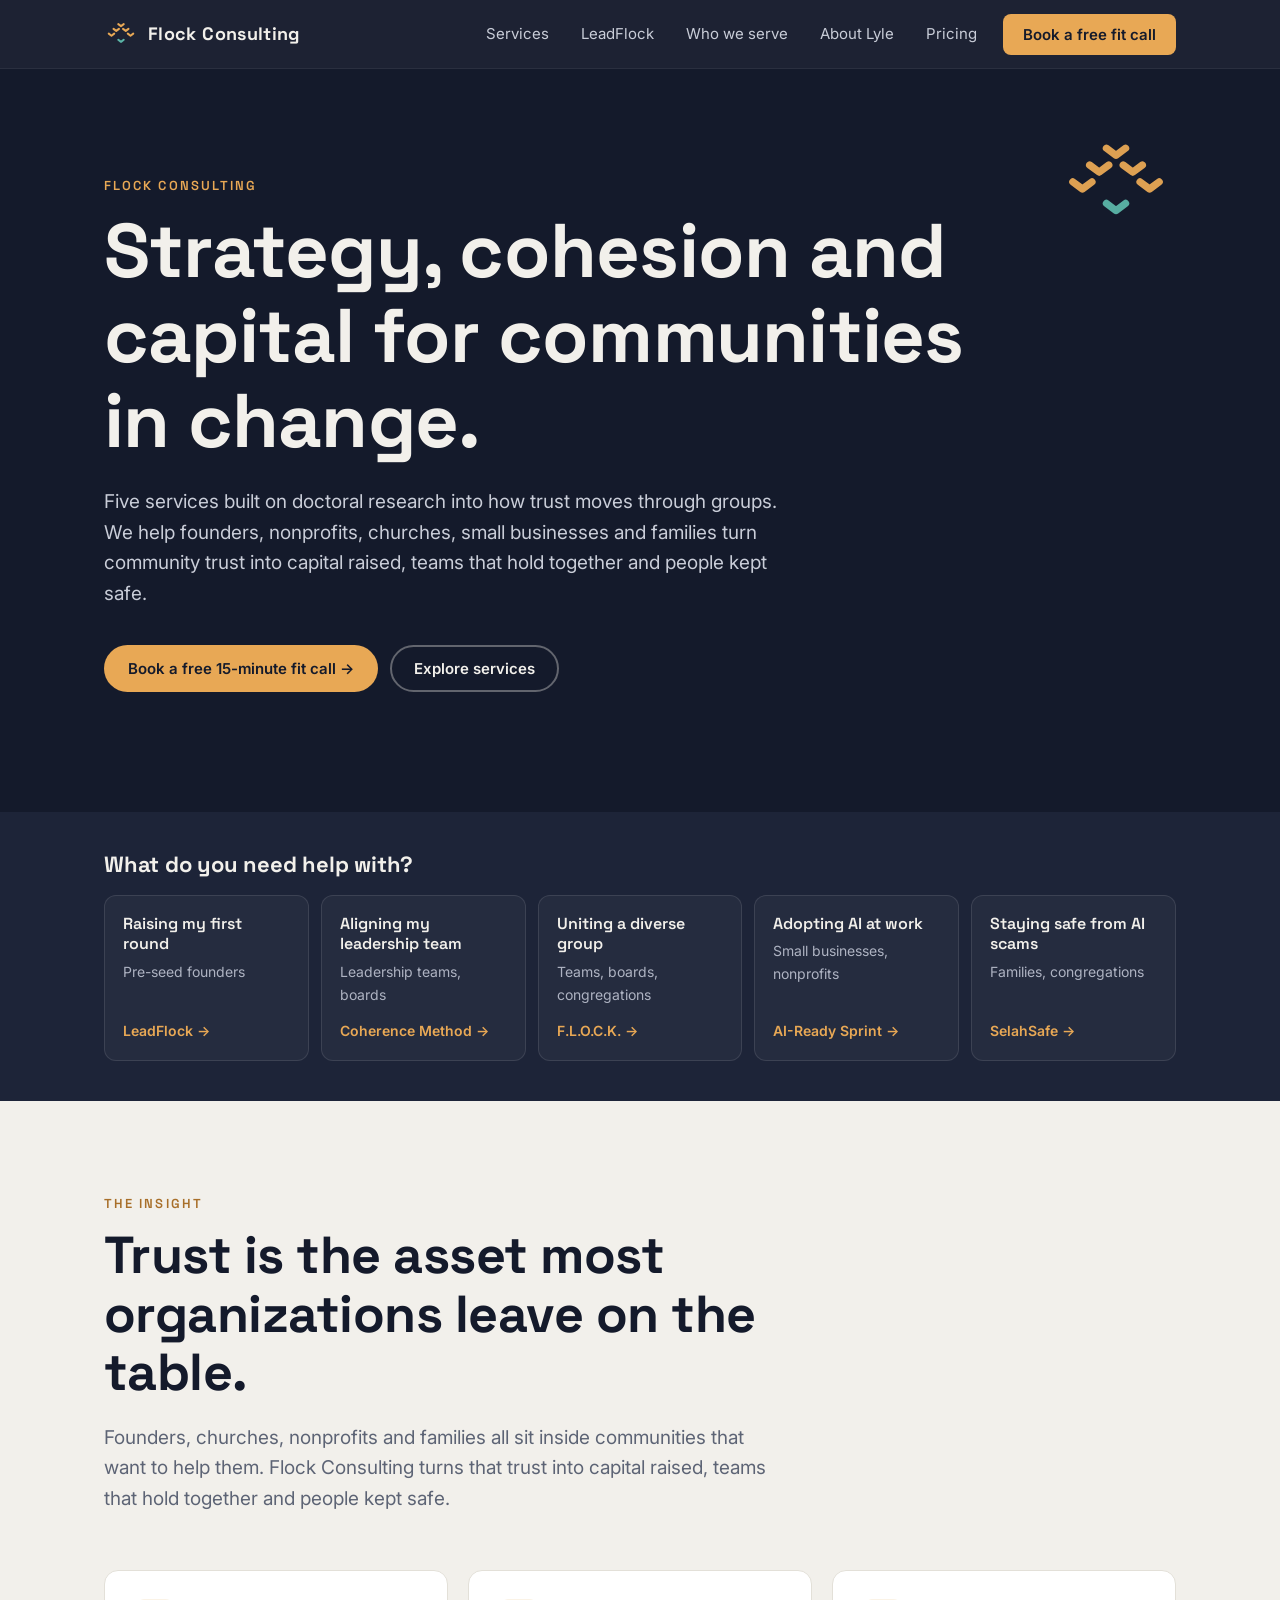
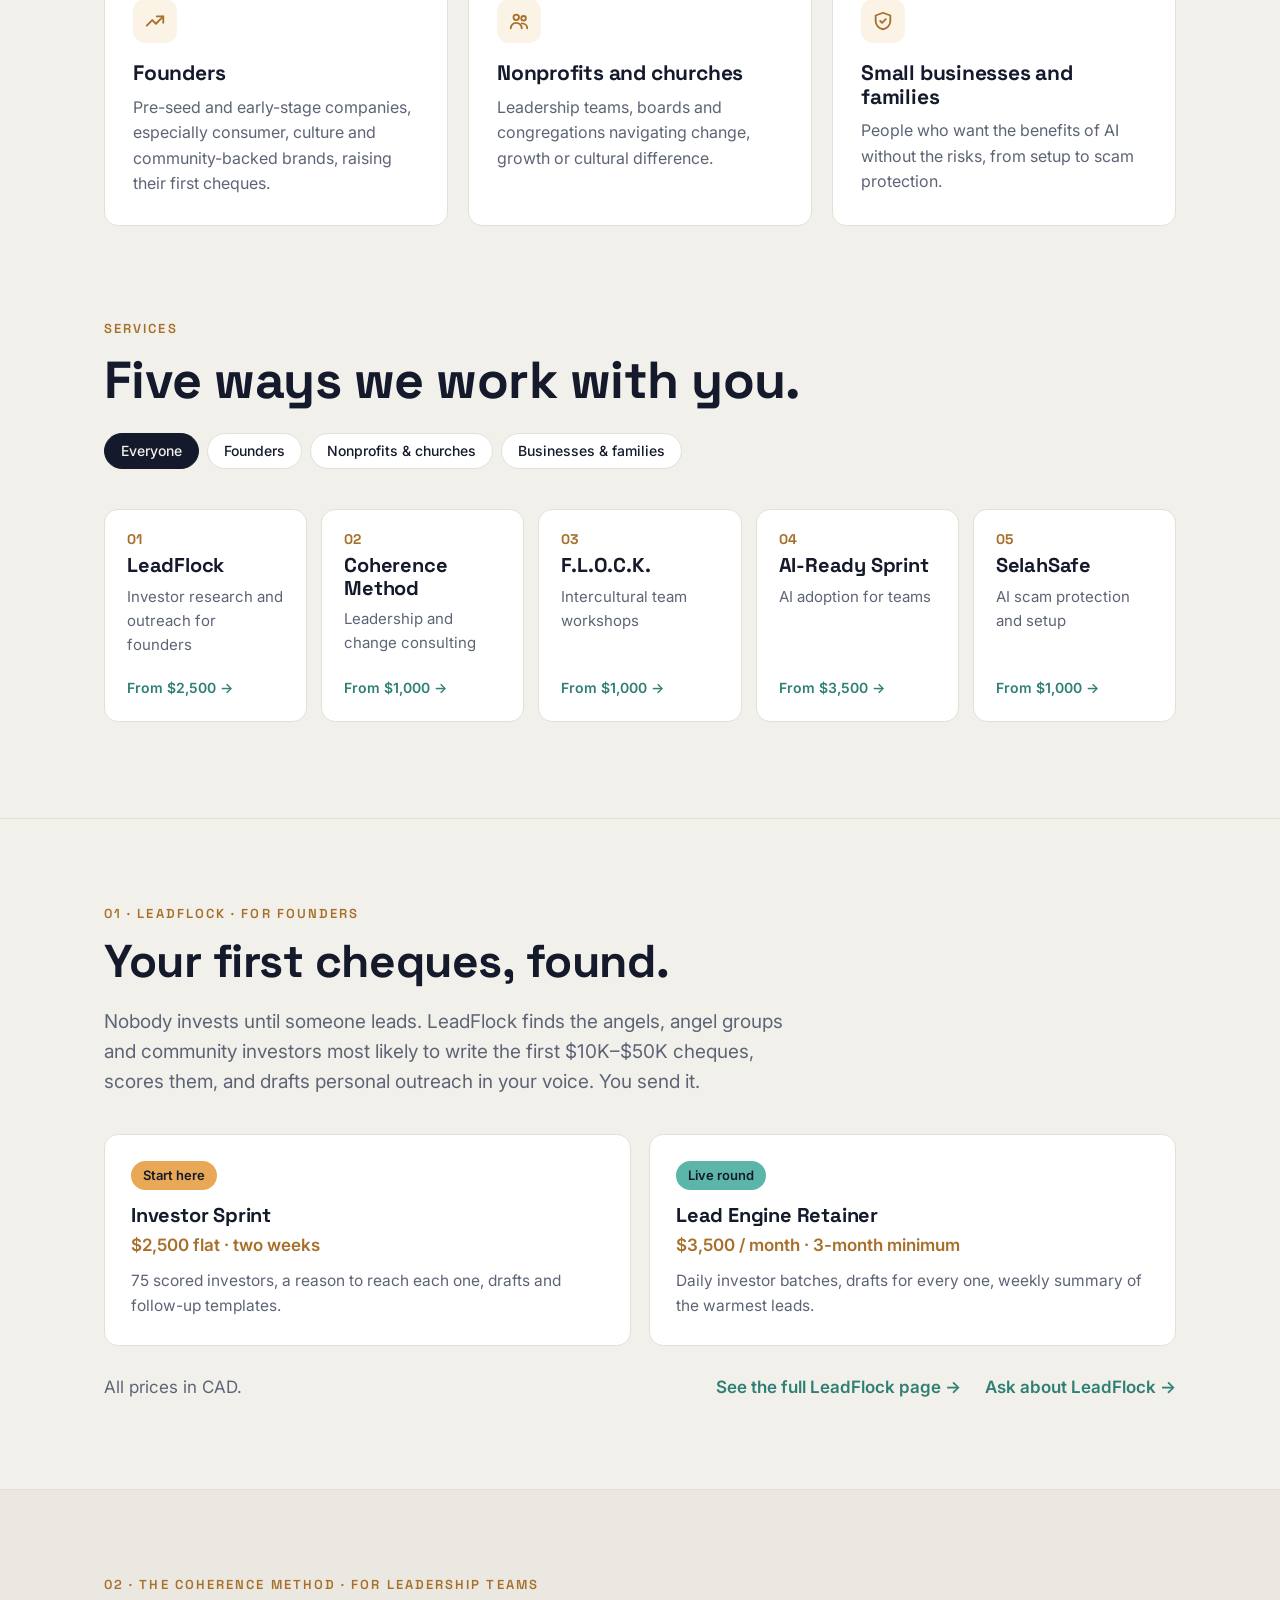
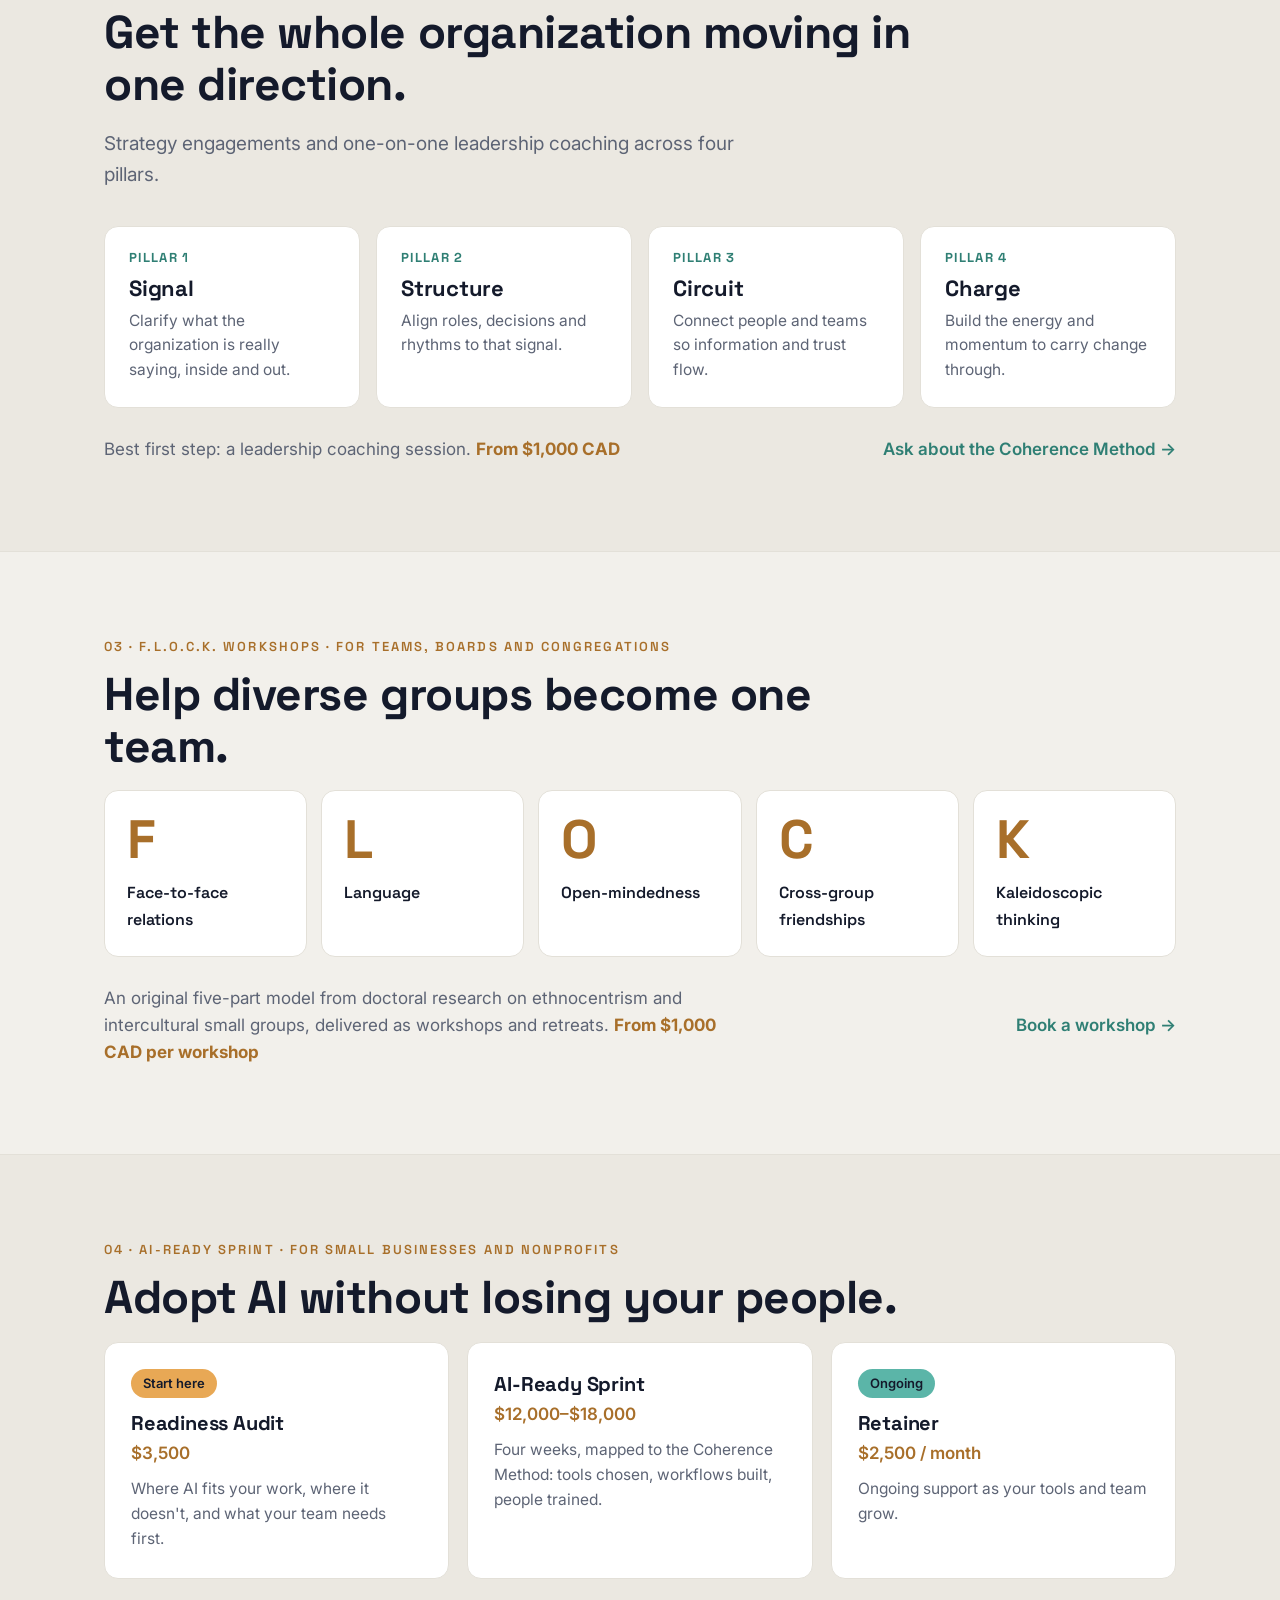
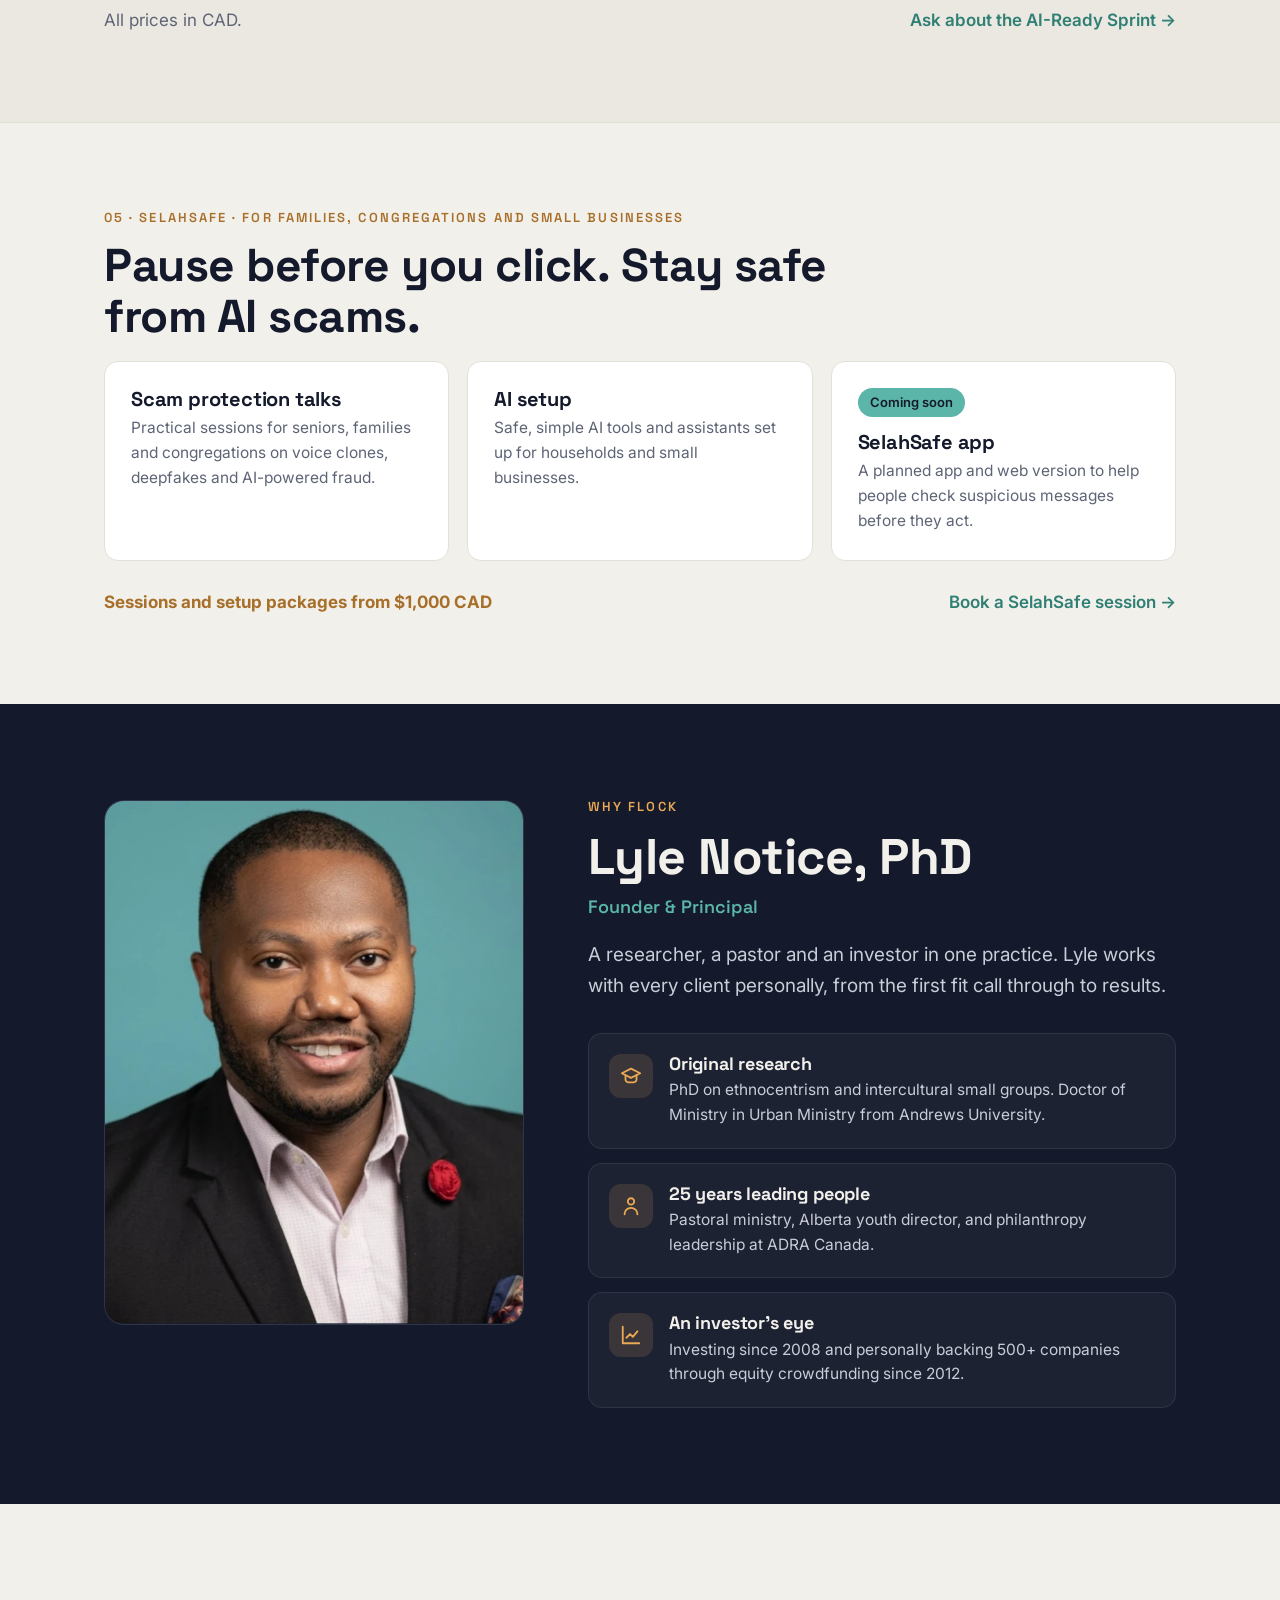
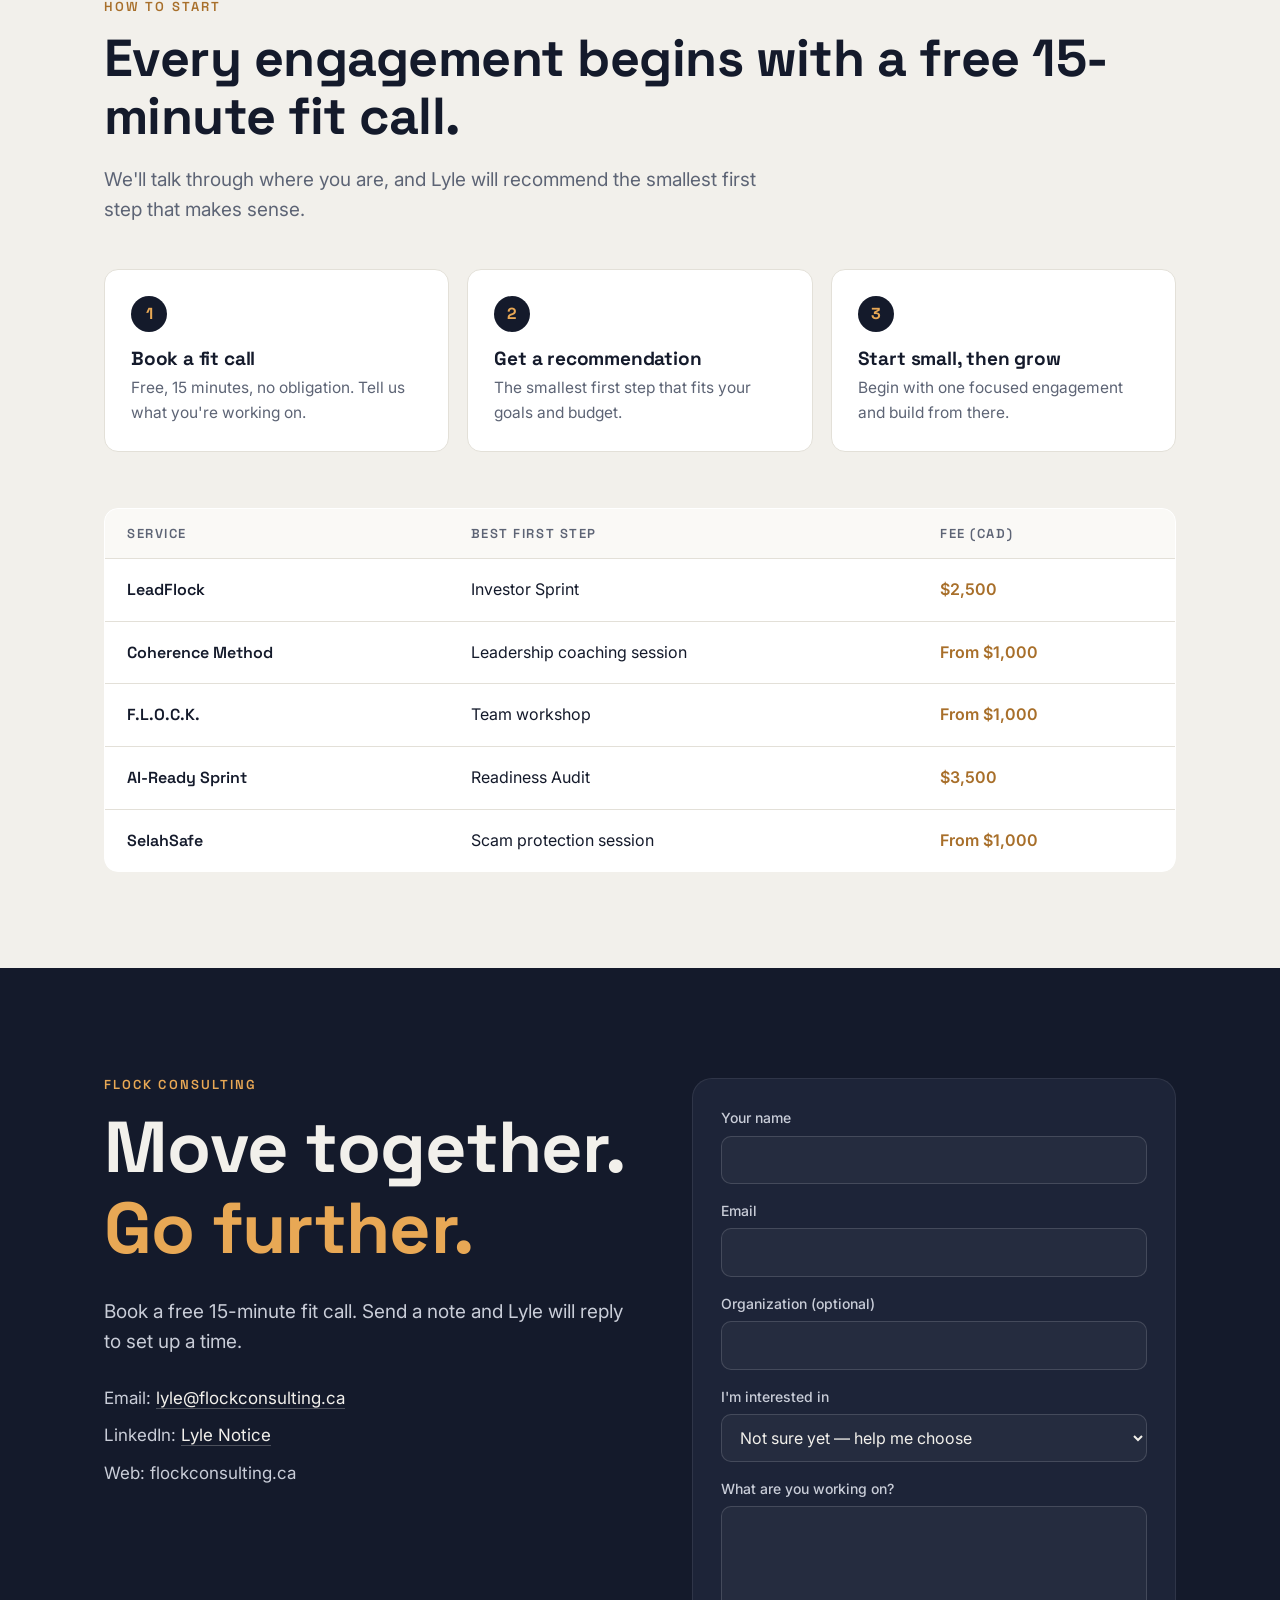
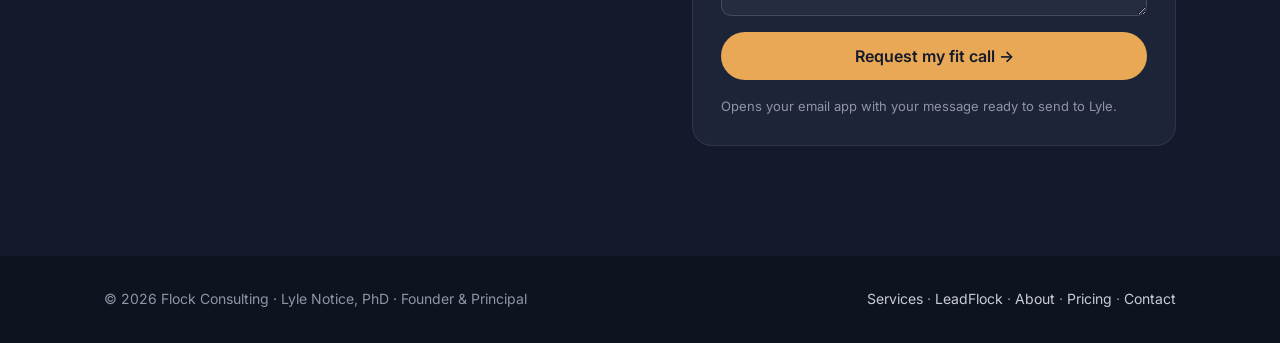
<file: flock-site/index.html>
<!doctype html>
<html lang="en">
<head>
<meta charset="utf-8">
<meta name="viewport" content="width=device-width, initial-scale=1">
<title>Flock Consulting — Strategy, cohesion and capital</title>
<meta name="description" content="Flock Consulting helps founders, nonprofits, churches, small businesses and families turn community trust into capital raised, teams that hold together and people kept safe. Founded by Lyle Notice, PhD.">
<link rel="preconnect" href="https://fonts.googleapis.com">
<link rel="preconnect" href="https://fonts.gstatic.com" crossorigin>
<link href="https://fonts.googleapis.com/css2?family=Space+Grotesk:wght@500;600;700&family=Inter:wght@400;500;600&display=swap" rel="stylesheet">
<link rel="icon" href="data:image/svg+xml,%3Csvg xmlns='http://www.w3.org/2000/svg' viewBox='0 0 100 80'%3E%3Crect width='100' height='80' rx='14' fill='%23141a2b'/%3E%3Cg fill='none' stroke-width='7' stroke-linecap='round' stroke-linejoin='round'%3E%3Cg stroke='%23e8a855'%3E%3Cpath d='M44 14l6 5 6-5M32 27l6 5 6-5M56 27l6 5 6-5M20 40l6 5 6-5M68 40l6 5 6-5'/%3E%3C/g%3E%3Cpath stroke='%235bb5a8' d='M44 56l6 5 6-5'/%3E%3C/g%3E%3C/svg%3E">
<link rel="stylesheet" href="styles.css">
</head>
<body>
<a class="skip" href="#main">Skip to content</a>

<svg width="0" height="0" style="position:absolute" aria-hidden="true">
  <symbol id="flock" viewBox="0 0 100 70">
    <g fill="none" stroke-width="6" stroke-linecap="round" stroke-linejoin="round">
      <path stroke="#e8a855" d="M42 6l8 6 8-6M28 20l8 6 8-6M56 20l8 6 8-6M14 34l8 6 8-6M70 34l8 6 8-6"/>
      <path stroke="#5bb5a8" d="M42 52l8 6 8-6"/>
    </g>
  </symbol>
</svg>

<header>
  <nav class="wrap nav" aria-label="Main">
    <a class="brand" href="#top"><svg width="34" height="24"><use href="#flock"/></svg>Flock Consulting</a>
    <button class="menu-btn" aria-expanded="false" aria-controls="menu" aria-label="Open menu">
      <svg width="26" height="26" viewBox="0 0 24 24" fill="none" stroke="currentColor" stroke-width="2" stroke-linecap="round"><path d="M4 7h16M4 12h16M4 17h16"/></svg>
    </button>
    <ul id="menu">
      <li><a href="#services">Services</a></li>
      <li><a href="leadflock.html">LeadFlock</a></li>
      <li><a href="#who">Who we serve</a></li>
      <li><a href="#about">About Lyle</a></li>
      <li><a href="#start">Pricing</a></li>
      <li><a class="btn btn-amber" href="#contact">Book a free fit call</a></li>
    </ul>
  </nav>
</header>

<main id="main">
<!-- HERO -->
<section class="hero dark" id="top">
  <svg class="mark" viewBox="0 0 100 70" aria-hidden="true"><use href="#flock"/></svg>
  <div class="wrap">
    <div class="eyebrow">Flock Consulting</div>
    <h1>Strategy, cohesion and capital for communities in change.</h1>
    <p class="lead">Five services built on doctoral research into how trust moves through groups. We help founders, nonprofits, churches, small businesses and families turn community trust into capital raised, teams that hold together and people kept safe.</p>
    <div class="ctas">
      <a class="btn btn-amber" href="#contact">Book a free 15-minute fit call →</a>
      <a class="btn btn-ghost" href="#services">Explore services</a>
    </div>
  </div>
</section>

<!-- PATH FINDER -->
<div class="finder">
  <div class="wrap">
    <h2>What do you need help with?</h2>
    <div class="paths">
      <a class="path" href="#leadflock"><b>Raising my first round</b><span>Pre-seed founders</span><i>LeadFlock →</i></a>
      <a class="path" href="#coherence"><b>Aligning my leadership team</b><span>Leadership teams, boards</span><i>Coherence Method →</i></a>
      <a class="path" href="#flock-workshops"><b>Uniting a diverse group</b><span>Teams, boards, congregations</span><i>F.L.O.C.K. →</i></a>
      <a class="path" href="#ai-ready"><b>Adopting AI at work</b><span>Small businesses, nonprofits</span><i>AI-Ready Sprint →</i></a>
      <a class="path" href="#selahsafe"><b>Staying safe from AI scams</b><span>Families, congregations</span><i>SelahSafe →</i></a>
    </div>
  </div>
</div>

<!-- INSIGHT + WHO -->
<section class="insight" id="who">
  <div class="wrap">
    <div class="eyebrow">The insight</div>
    <h2>Trust is the asset most organizations leave on the table.</h2>
    <p class="lead">Founders, churches, nonprofits and families all sit inside communities that want to help them. Flock Consulting turns that trust into capital raised, teams that hold together and people kept safe.</p>
    <div class="grid3">
      <div class="card reveal">
        <div class="who-ico"><svg width="22" height="22" viewBox="0 0 24 24" fill="none" stroke="currentColor" stroke-width="2" stroke-linecap="round" stroke-linejoin="round"><path d="M3 17l6-6 4 4 8-8"/><path d="M14 7h7v7"/></svg></div>
        <h3>Founders</h3>
        <p>Pre-seed and early-stage companies, especially consumer, culture and community-backed brands, raising their first cheques.</p>
      </div>
      <div class="card reveal">
        <div class="who-ico"><svg width="22" height="22" viewBox="0 0 24 24" fill="none" stroke="currentColor" stroke-width="2" stroke-linecap="round" stroke-linejoin="round"><circle cx="9" cy="8" r="3"/><circle cx="17" cy="9" r="2.5"/><path d="M3 20c0-3.3 2.7-6 6-6s6 2.7 6 6M15 14.5c3 0 6 2 6 5.5"/></svg></div>
        <h3>Nonprofits and churches</h3>
        <p>Leadership teams, boards and congregations navigating change, growth or cultural difference.</p>
      </div>
      <div class="card reveal">
        <div class="who-ico"><svg width="22" height="22" viewBox="0 0 24 24" fill="none" stroke="currentColor" stroke-width="2" stroke-linecap="round" stroke-linejoin="round"><path d="M12 3l8 3v6c0 4.5-3.4 8.3-8 9-4.6-.7-8-4.5-8-9V6z"/><path d="M9 12l2 2 4-4"/></svg></div>
        <h3>Small businesses and families</h3>
        <p>People who want the benefits of AI without the risks, from setup to scam protection.</p>
      </div>
    </div>
  </div>
</section>

<!-- SERVICES OVERVIEW -->
<section id="services" style="padding-top:0">
  <div class="wrap">
    <div class="svc-head">
      <div>
        <div class="eyebrow">Services</div>
        <h2>Five ways we work with you.</h2>
      </div>
      <div class="filters" role="group" aria-label="Filter services by who you are">
        <button aria-pressed="true" data-f="all">Everyone</button>
        <button aria-pressed="false" data-f="founder">Founders</button>
        <button aria-pressed="false" data-f="org">Nonprofits &amp; churches</button>
        <button aria-pressed="false" data-f="biz">Businesses &amp; families</button>
      </div>
    </div>
    <div class="svc-list">
      <a class="svc-tile" href="#leadflock" data-a="founder"><span class="n">01</span><h3>LeadFlock</h3><p>Investor research and outreach for founders</p><span class="more">From $2,500 →</span></a>
      <a class="svc-tile" href="#coherence" data-a="org biz"><span class="n">02</span><h3>Coherence Method</h3><p>Leadership and change consulting</p><span class="more">From $1,000 →</span></a>
      <a class="svc-tile" href="#flock-workshops" data-a="org"><span class="n">03</span><h3>F.L.O.C.K.</h3><p>Intercultural team workshops</p><span class="more">From $1,000 →</span></a>
      <a class="svc-tile" href="#ai-ready" data-a="org biz"><span class="n">04</span><h3>AI-Ready Sprint</h3><p>AI adoption for teams</p><span class="more">From $3,500 →</span></a>
      <a class="svc-tile" href="#selahsafe" data-a="org biz"><span class="n">05</span><h3>SelahSafe</h3><p>AI scam protection and setup</p><span class="more">From $1,000 →</span></a>
    </div>
  </div>
</section>

<!-- 01 LEADFLOCK -->
<section class="svc" id="leadflock">
  <div class="wrap">
    <div class="eyebrow">01 · LeadFlock · For founders</div>
    <h2>Your first cheques, found.</h2>
    <p class="lead">Nobody invests until someone leads. LeadFlock finds the angels, angel groups and community investors most likely to write the first $10K–$50K cheques, scores them, and drafts personal outreach in your voice. You send it.</p>
    <div class="tiers">
      <div class="tier reveal"><span class="tag amber">Start here</span><h4>Investor Sprint</h4><div class="price">$2,500 flat · two weeks</div><p>75 scored investors, a reason to reach each one, drafts and follow-up templates.</p></div>
      <div class="tier reveal"><span class="tag teal">Live round</span><h4>Lead Engine Retainer</h4><div class="price">$3,500 / month · 3-month minimum</div><p>Daily investor batches, drafts for every one, weekly summary of the warmest leads.</p></div>
    </div>
    <div class="svc-foot"><p>All prices in CAD.</p><span style="display:flex;gap:24px;flex-wrap:wrap"><a class="text-link" href="leadflock.html">See the full LeadFlock page →</a><a class="text-link" href="#contact" data-service="LeadFlock">Ask about LeadFlock →</a></span></div>
  </div>
</section>

<!-- 02 COHERENCE -->
<section class="svc alt" id="coherence">
  <div class="wrap">
    <div class="eyebrow">02 · The Coherence Method · For leadership teams</div>
    <h2>Get the whole organization moving in one direction.</h2>
    <p class="lead">Strategy engagements and one-on-one leadership coaching across four pillars.</p>
    <div class="pillars">
      <div class="pillar reveal"><div class="step">PILLAR 1</div><h4>Signal</h4><p>Clarify what the organization is really saying, inside and out.</p></div>
      <div class="pillar reveal"><div class="step">PILLAR 2</div><h4>Structure</h4><p>Align roles, decisions and rhythms to that signal.</p></div>
      <div class="pillar reveal"><div class="step">PILLAR 3</div><h4>Circuit</h4><p>Connect people and teams so information and trust flow.</p></div>
      <div class="pillar reveal"><div class="step">PILLAR 4</div><h4>Charge</h4><p>Build the energy and momentum to carry change through.</p></div>
    </div>
    <div class="svc-foot"><p>Best first step: a leadership coaching session. <strong>From $1,000 CAD</strong></p><a class="text-link" href="#contact" data-service="Coherence Method">Ask about the Coherence Method →</a></div>
  </div>
</section>

<!-- 03 FLOCK -->
<section class="svc" id="flock-workshops">
  <div class="wrap">
    <div class="eyebrow">03 · F.L.O.C.K. workshops · For teams, boards and congregations</div>
    <h2>Help diverse groups become one team.</h2>
    <div class="letters">
      <div class="letter reveal"><b>F</b><span>Face-to-face relations</span></div>
      <div class="letter reveal"><b>L</b><span>Language</span></div>
      <div class="letter reveal"><b>O</b><span>Open-mindedness</span></div>
      <div class="letter reveal"><b>C</b><span>Cross-group friendships</span></div>
      <div class="letter reveal"><b>K</b><span>Kaleidoscopic thinking</span></div>
    </div>
    <div class="svc-foot"><p>An original five-part model from doctoral research on ethnocentrism and intercultural small groups, delivered as workshops and retreats. <strong>From $1,000 CAD per workshop</strong></p><a class="text-link" href="#contact" data-service="F.L.O.C.K. workshop">Book a workshop →</a></div>
  </div>
</section>

<!-- 04 AI READY -->
<section class="svc alt" id="ai-ready">
  <div class="wrap">
    <div class="eyebrow">04 · AI-Ready Sprint · For small businesses and nonprofits</div>
    <h2>Adopt AI without losing your people.</h2>
    <div class="tiers">
      <div class="tier reveal"><span class="tag amber">Start here</span><h4>Readiness Audit</h4><div class="price">$3,500</div><p>Where AI fits your work, where it doesn't, and what your team needs first.</p></div>
      <div class="tier reveal"><h4 style="margin-top:4px">AI-Ready Sprint</h4><div class="price">$12,000–$18,000</div><p>Four weeks, mapped to the Coherence Method: tools chosen, workflows built, people trained.</p></div>
      <div class="tier reveal"><span class="tag teal">Ongoing</span><h4>Retainer</h4><div class="price">$2,500 / month</div><p>Ongoing support as your tools and team grow.</p></div>
    </div>
    <div class="svc-foot"><p>All prices in CAD.</p><a class="text-link" href="#contact" data-service="AI-Ready Sprint">Ask about the AI-Ready Sprint →</a></div>
  </div>
</section>

<!-- 05 SELAHSAFE -->
<section class="svc" id="selahsafe">
  <div class="wrap">
    <div class="eyebrow">05 · SelahSafe · For families, congregations and small businesses</div>
    <h2>Pause before you click. Stay safe from AI scams.</h2>
    <div class="tiers">
      <div class="tier reveal"><h4>Scam protection talks</h4><p>Practical sessions for seniors, families and congregations on voice clones, deepfakes and AI-powered fraud.</p></div>
      <div class="tier reveal"><h4>AI setup</h4><p>Safe, simple AI tools and assistants set up for households and small businesses.</p></div>
      <div class="tier reveal"><span class="tag teal">Coming soon</span><h4>SelahSafe app</h4><p>A planned app and web version to help people check suspicious messages before they act.</p></div>
    </div>
    <div class="svc-foot"><p><strong>Sessions and setup packages from $1,000 CAD</strong></p><a class="text-link" href="#contact" data-service="SelahSafe">Book a SelahSafe session →</a></div>
  </div>
</section>

<!-- ABOUT -->
<section class="about dark" id="about">
  <div class="wrap about-grid">
    <figure class="portrait" style="margin:0">
      <img src="lyle-notice.webp" alt="Lyle Notice, PhD, Founder and Principal of Flock Consulting" width="800" height="800" loading="lazy">
    </figure>
    <div>
      <div class="eyebrow">Why Flock</div>
      <h2>Lyle Notice, PhD</h2>
      <div class="role">Founder &amp; Principal</div>
      <p class="lead">A researcher, a pastor and an investor in one practice. Lyle works with every client personally, from the first fit call through to results.</p>
      <div class="creds">
        <div class="cred reveal"><div class="ico"><svg width="22" height="22" viewBox="0 0 24 24" fill="none" stroke="currentColor" stroke-width="2" stroke-linecap="round" stroke-linejoin="round"><path d="M2 9l10-5 10 5-10 5z"/><path d="M6 11v5c0 1.7 2.7 3 6 3s6-1.3 6-3v-5"/></svg></div><div><h3>Original research</h3><p>PhD on ethnocentrism and intercultural small groups. Doctor of Ministry in Urban Ministry from Andrews University.</p></div></div>
        <div class="cred reveal"><div class="ico"><svg width="22" height="22" viewBox="0 0 24 24" fill="none" stroke="currentColor" stroke-width="2" stroke-linecap="round" stroke-linejoin="round"><circle cx="12" cy="7" r="3.5"/><path d="M5 21c0-3.9 3.1-7 7-7s7 3.1 7 7"/></svg></div><div><h3>25 years leading people</h3><p>Pastoral ministry, Alberta youth director, and philanthropy leadership at ADRA Canada.</p></div></div>
        <div class="cred reveal"><div class="ico"><svg width="22" height="22" viewBox="0 0 24 24" fill="none" stroke="currentColor" stroke-width="2" stroke-linecap="round" stroke-linejoin="round"><path d="M3 3v18h18"/><path d="M7 15l4-4 3 3 5-6"/></svg></div><div><h3>An investor's eye</h3><p>Investing since 2008 and personally backing 500+ companies through equity crowdfunding since 2012.</p></div></div>
      </div>
    </div>
  </div>
</section>

<!-- HOW TO START -->
<section class="start" id="start">
  <div class="wrap">
    <div class="eyebrow">How to start</div>
    <h2>Every engagement begins with a free 15-minute fit call.</h2>
    <p class="lead">We'll talk through where you are, and Lyle will recommend the smallest first step that makes sense.</p>
    <div class="steps">
      <div class="stepc reveal"><div class="num">1</div><h3>Book a fit call</h3><p>Free, 15 minutes, no obligation. Tell us what you're working on.</p></div>
      <div class="stepc reveal"><div class="num">2</div><h3>Get a recommendation</h3><p>The smallest first step that fits your goals and budget.</p></div>
      <div class="stepc reveal"><div class="num">3</div><h3>Start small, then grow</h3><p>Begin with one focused engagement and build from there.</p></div>
    </div>
    <div class="tbl-wrap">
      <table>
        <thead><tr><th>Service</th><th>Best first step</th><th>Fee (CAD)</th></tr></thead>
        <tbody>
          <tr><td>LeadFlock</td><td>Investor Sprint</td><td>$2,500</td></tr>
          <tr><td>Coherence Method</td><td>Leadership coaching session</td><td>From $1,000</td></tr>
          <tr><td>F.L.O.C.K.</td><td>Team workshop</td><td>From $1,000</td></tr>
          <tr><td>AI-Ready Sprint</td><td>Readiness Audit</td><td>$3,500</td></tr>
          <tr><td>SelahSafe</td><td>Scam protection session</td><td>From $1,000</td></tr>
        </tbody>
      </table>
    </div>
  </div>
</section>

<!-- CONTACT -->
<section class="contact dark" id="contact">
  <div class="wrap contact-grid">
    <div>
      <div class="eyebrow">Flock Consulting</div>
      <h2>Move together.<br><span>Go further.</span></h2>
      <p class="lead">Book a free 15-minute fit call. Send a note and Lyle will reply to set up a time.</p>
      <div class="lines">
        <div>Email: <a href="mailto:lyle@flockconsulting.ca">lyle@flockconsulting.ca</a></div>
        <div>LinkedIn: <a href="https://www.linkedin.com/in/lyle-notice-373ba261" target="_blank" rel="noopener">Lyle Notice</a></div>
        <div>Web: flockconsulting.ca</div>
      </div>
    </div>
    <form id="fitform">
      <label>Your name<input name="name" required autocomplete="name"></label>
      <label>Email<input name="email" type="email" required autocomplete="email"></label>
      <label>Organization (optional)<input name="org" autocomplete="organization"></label>
      <label>I'm interested in
        <select name="service">
          <option>Not sure yet — help me choose</option>
          <option>LeadFlock</option>
          <option>Coherence Method</option>
          <option>F.L.O.C.K. workshop</option>
          <option>AI-Ready Sprint</option>
          <option>SelahSafe</option>
        </select>
      </label>
      <label>What are you working on?<textarea name="msg"></textarea></label>
      <button class="btn btn-amber" type="submit">Request my fit call →</button>
      <small>Opens your email app with your message ready to send to Lyle.</small>
    </form>
  </div>
</section>
</main>

<footer>
  <div class="wrap">
    <span>© <span id="yr">2026</span> Flock Consulting · Lyle Notice, PhD · Founder &amp; Principal</span>
    <span><a href="#services">Services</a> · <a href="leadflock.html">LeadFlock</a> · <a href="#about">About</a> · <a href="#start">Pricing</a> · <a href="mailto:lyle@flockconsulting.ca">Contact</a></span>
  </div>
</footer>

<script>
document.getElementById('yr').textContent = new Date().getFullYear();

// Mobile menu
const btn = document.querySelector('.menu-btn'), menu = document.getElementById('menu');
btn.addEventListener('click', () => {
  const open = menu.classList.toggle('open');
  btn.setAttribute('aria-expanded', open);
});
menu.querySelectorAll('a').forEach(a => a.addEventListener('click', () => {
  menu.classList.remove('open'); btn.setAttribute('aria-expanded', false);
}));

// Audience filter
document.querySelectorAll('.filters button').forEach(b => b.addEventListener('click', () => {
  document.querySelectorAll('.filters button').forEach(x => x.setAttribute('aria-pressed', x === b));
  const f = b.dataset.f;
  document.querySelectorAll('.svc-tile').forEach(t =>
    t.classList.toggle('dim', f !== 'all' && !t.dataset.a.split(' ').includes(f)));
}));

// Pre-select service when a "Ask about…" link is clicked
document.querySelectorAll('[data-service]').forEach(a => a.addEventListener('click', () => {
  document.querySelector('#fitform select').value = a.dataset.service;
}));

// Form -> mailto
document.getElementById('fitform').addEventListener('submit', e => {
  e.preventDefault();
  const d = new FormData(e.target);
  const body = `Name: ${d.get('name')}\nEmail: ${d.get('email')}\nOrganization: ${d.get('org')}\nInterested in: ${d.get('service')}\n\n${d.get('msg')}`;
  location.href = 'mailto:lyle@flockconsulting.ca?subject=' + encodeURIComponent('Fit call request — ' + d.get('service')) + '&body=' + encodeURIComponent(body);
});

// Active nav link
const links = [...document.querySelectorAll('.nav ul a[href^="#"]:not(.btn)')];
const map = {services:'#services',leadflock:'#services',coherence:'#services','flock-workshops':'#services','ai-ready':'#services',selahsafe:'#services',who:'#who',about:'#about',start:'#start'};
const so = new IntersectionObserver(es => es.forEach(e => {
  if (e.isIntersecting) links.forEach(l => l.classList.toggle('active', l.getAttribute('href') === map[e.target.id]));
}), {rootMargin:'-45% 0px -50% 0px'});
document.querySelectorAll('section[id]').forEach(s => so.observe(s));

// Reveal on scroll
const ro = new IntersectionObserver(es => es.forEach(e => { if (e.isIntersecting) { e.target.classList.add('in'); ro.unobserve(e.target); } }), {threshold:.12});
document.querySelectorAll('.reveal').forEach(el => ro.observe(el));
</script>
</body>
</html>
</file>
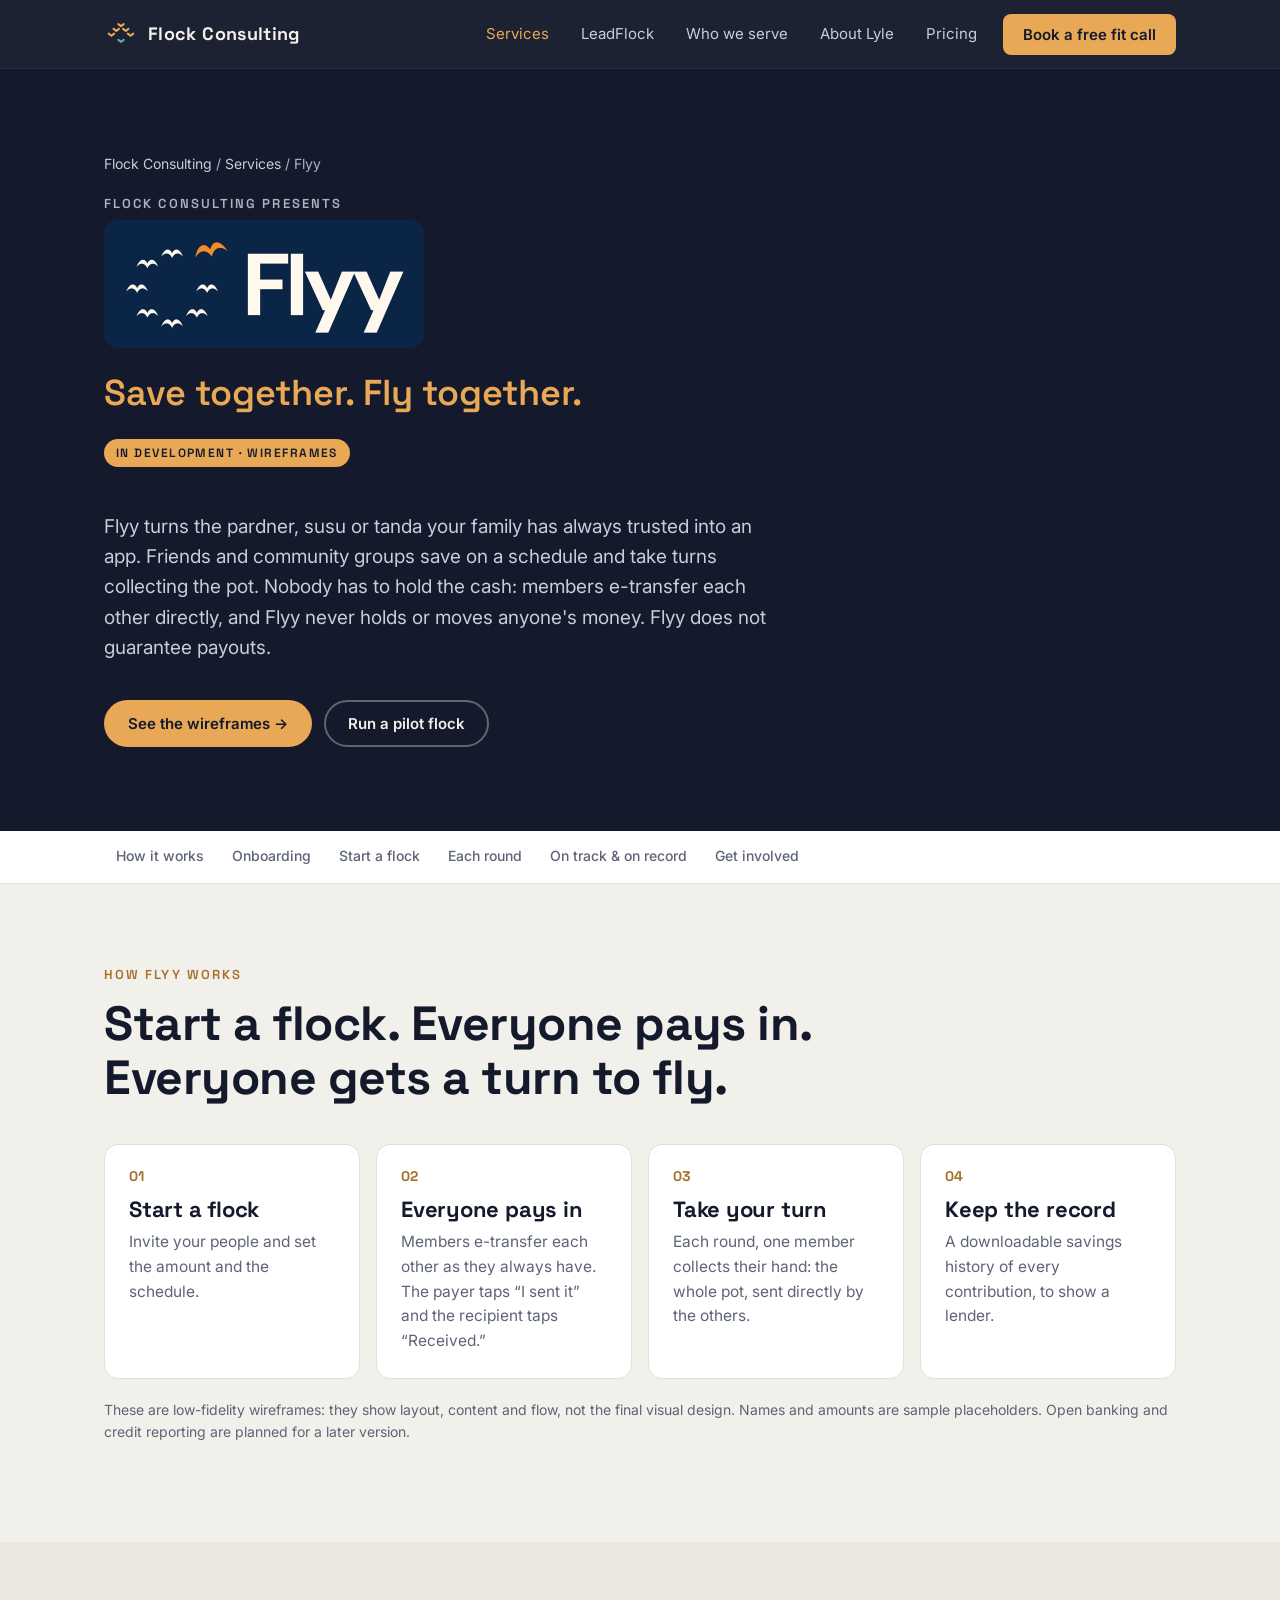
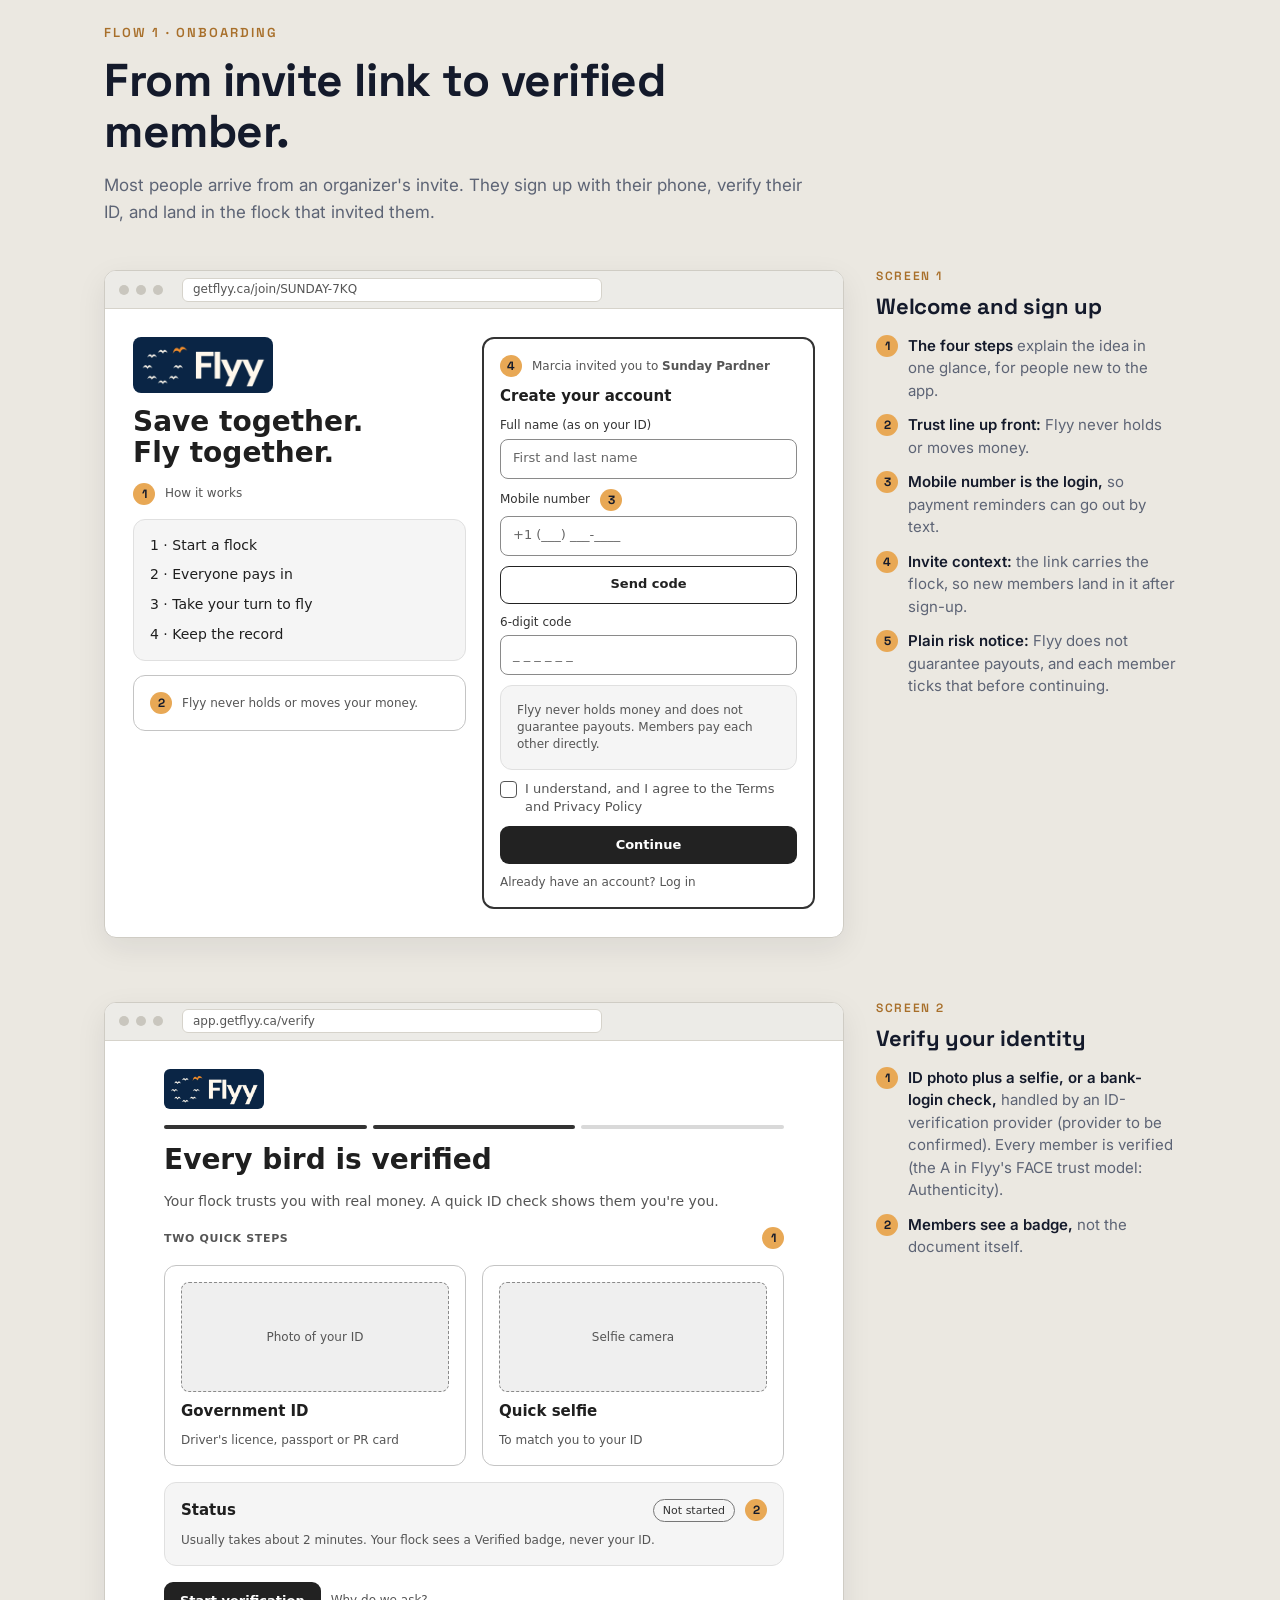
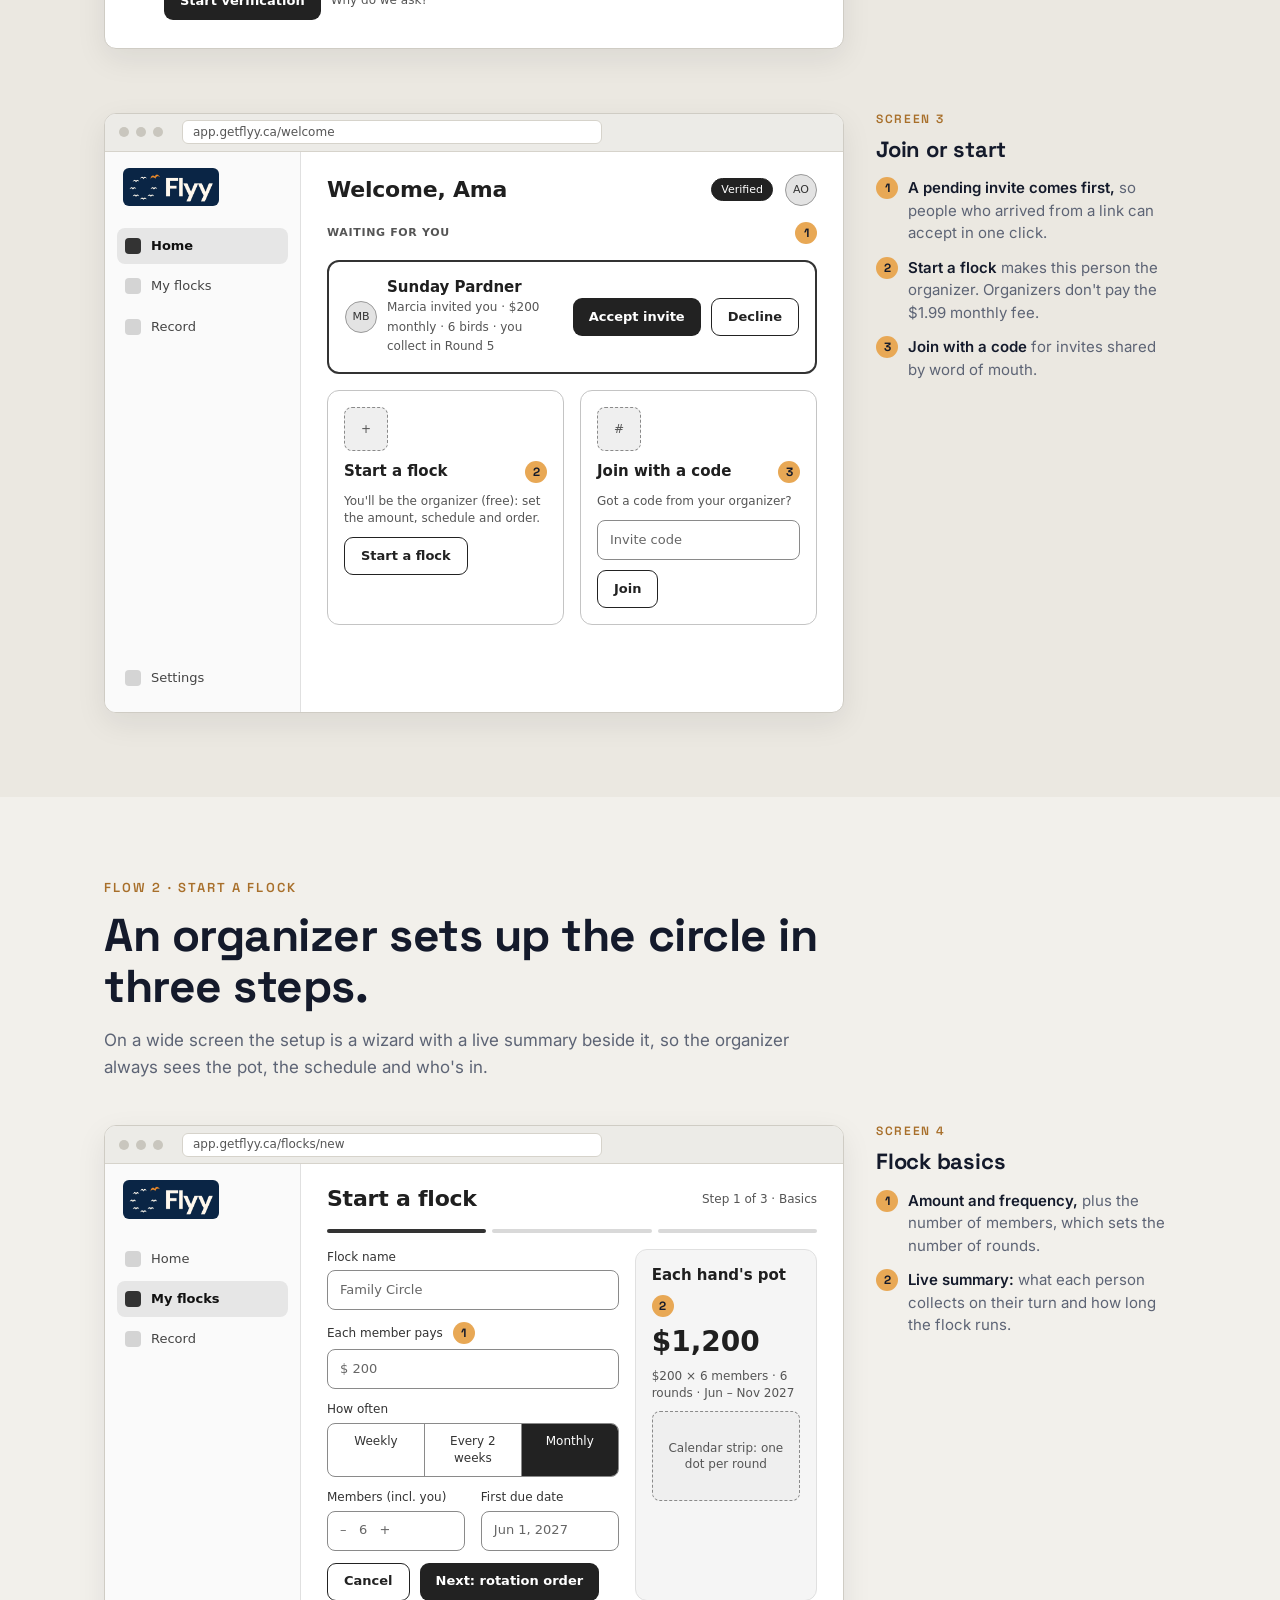
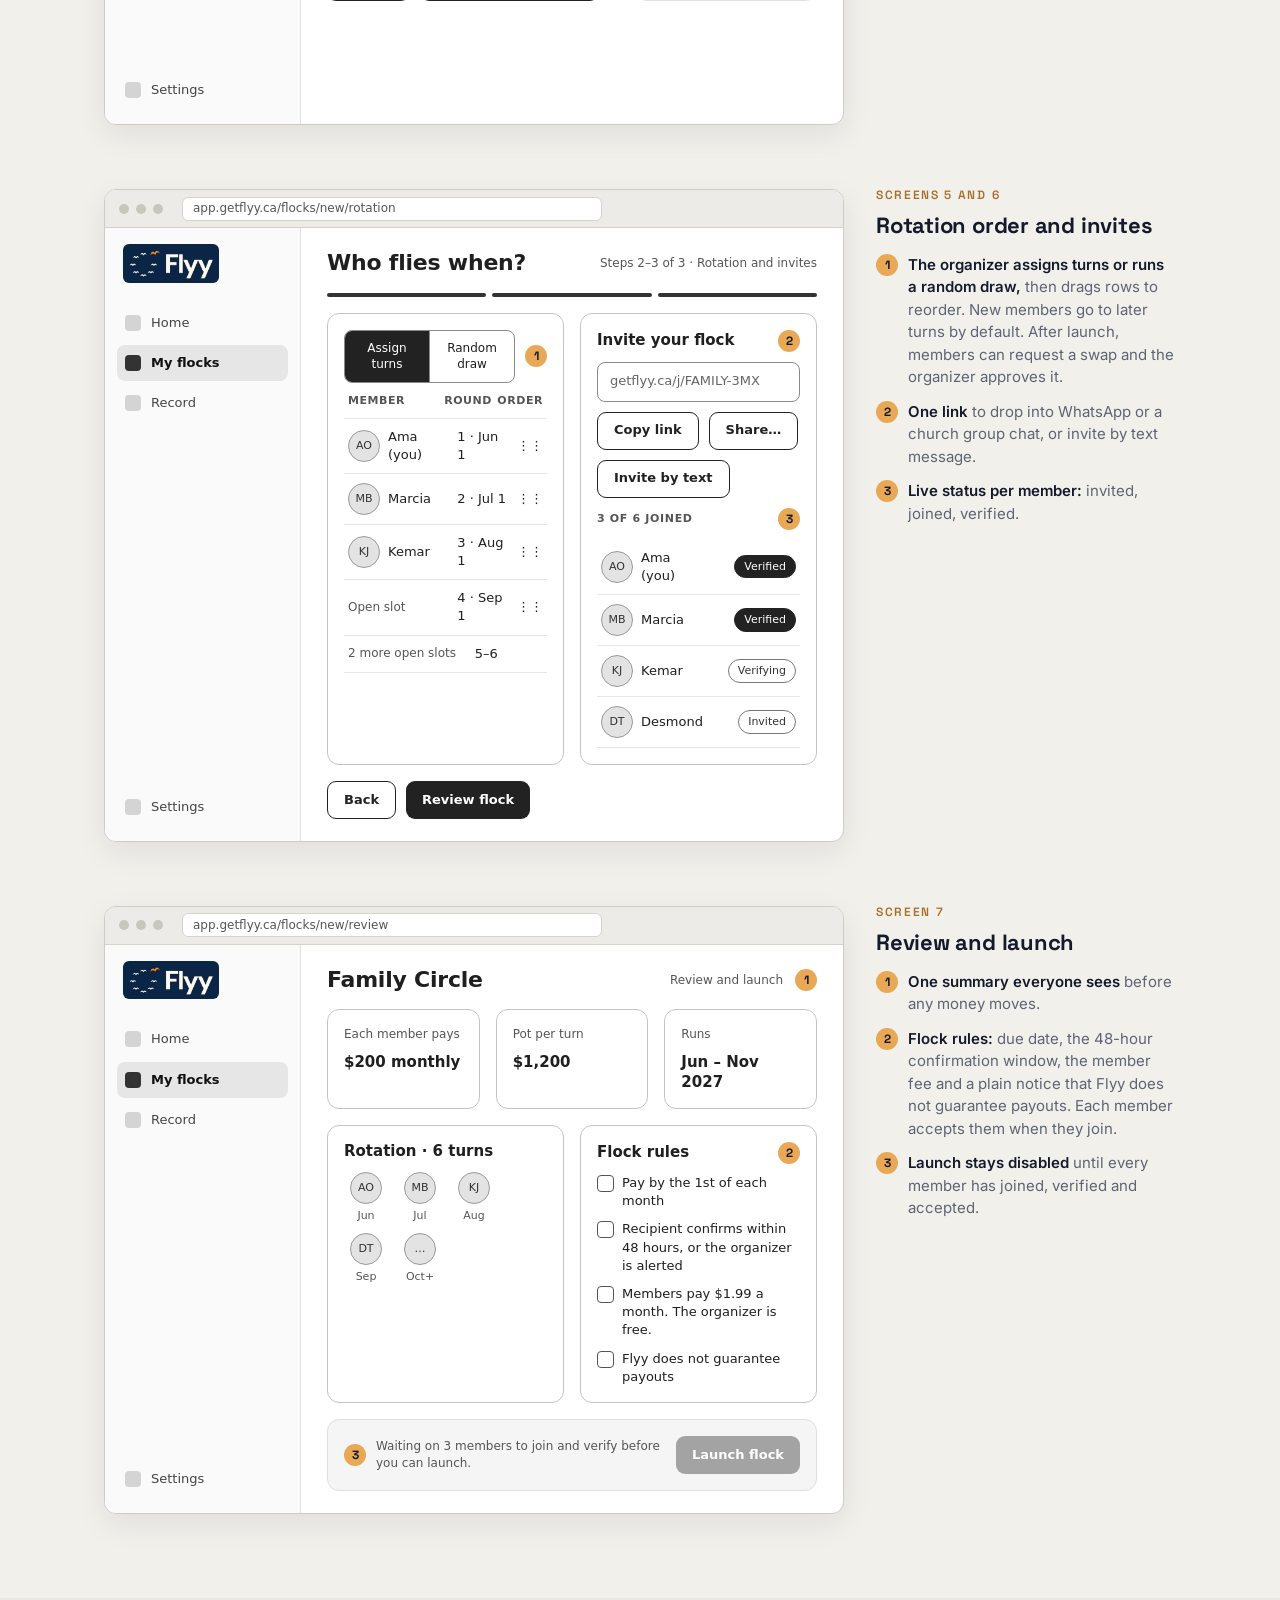
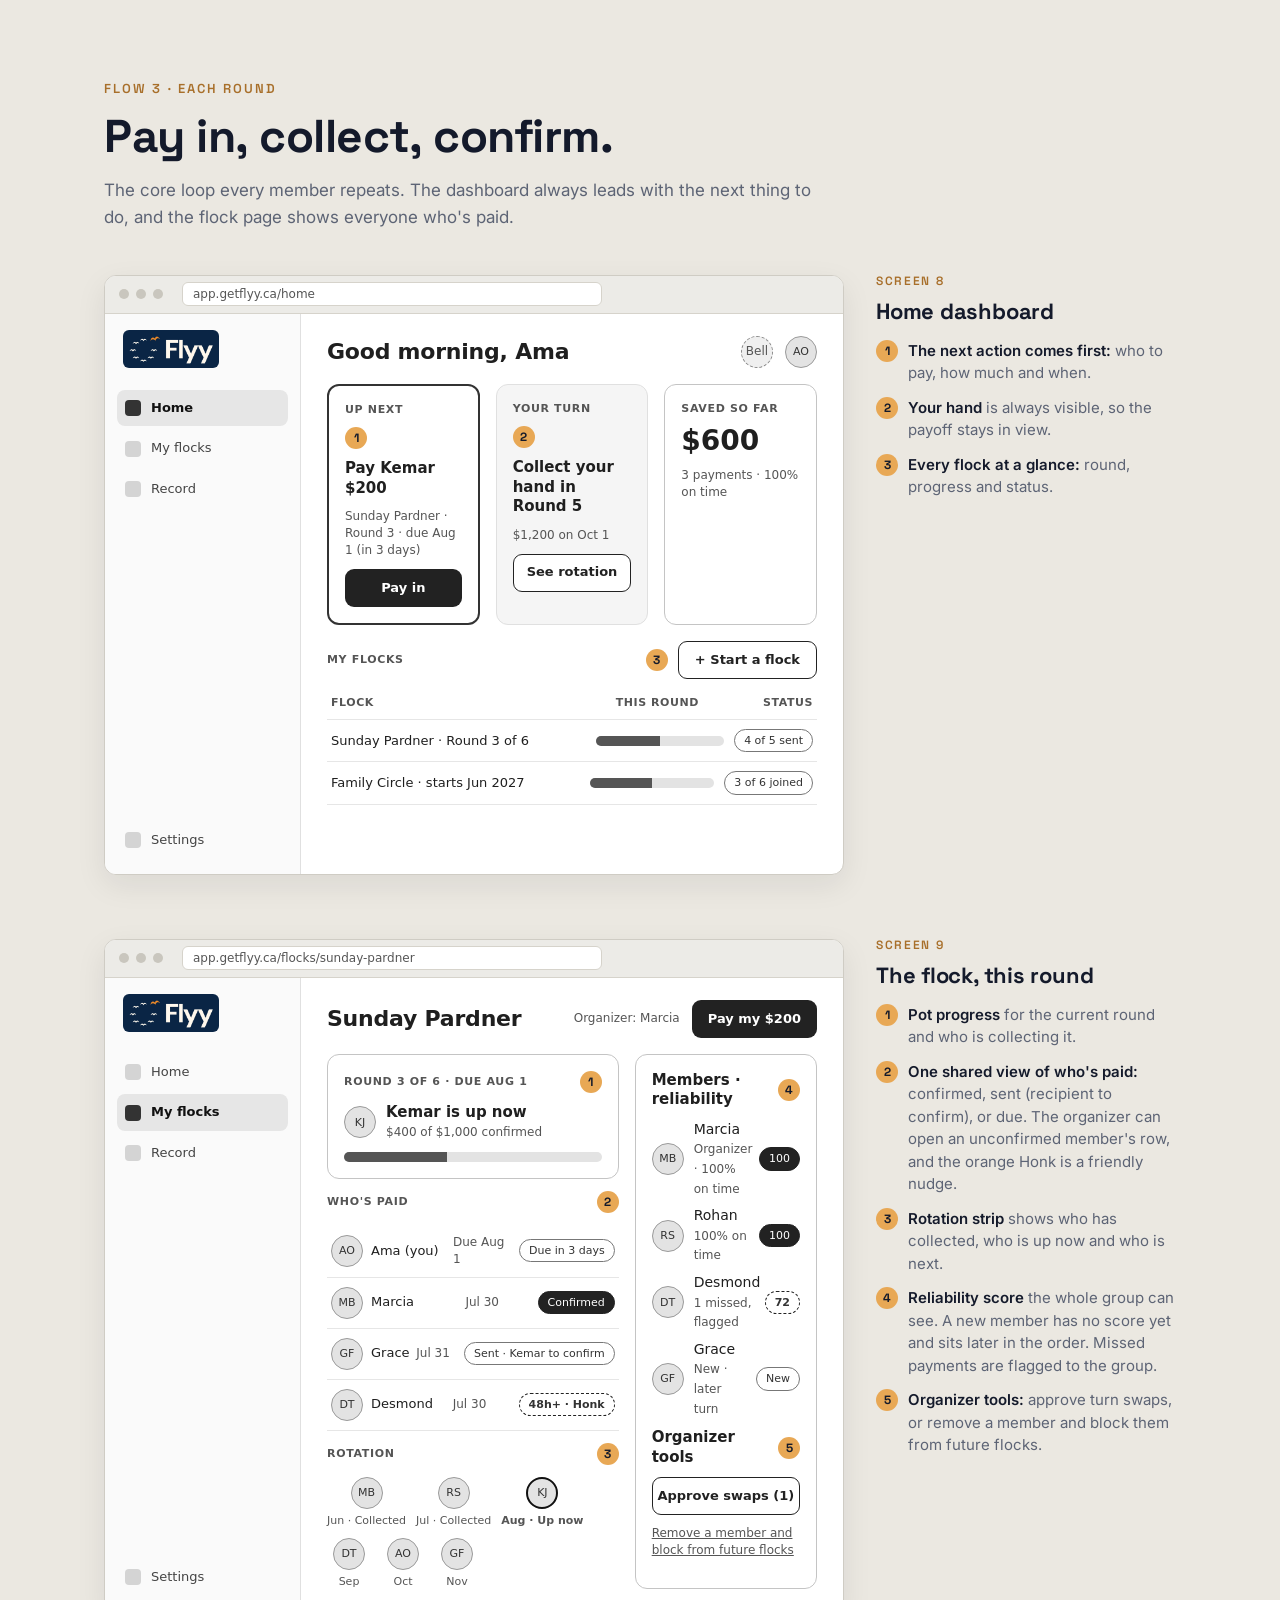
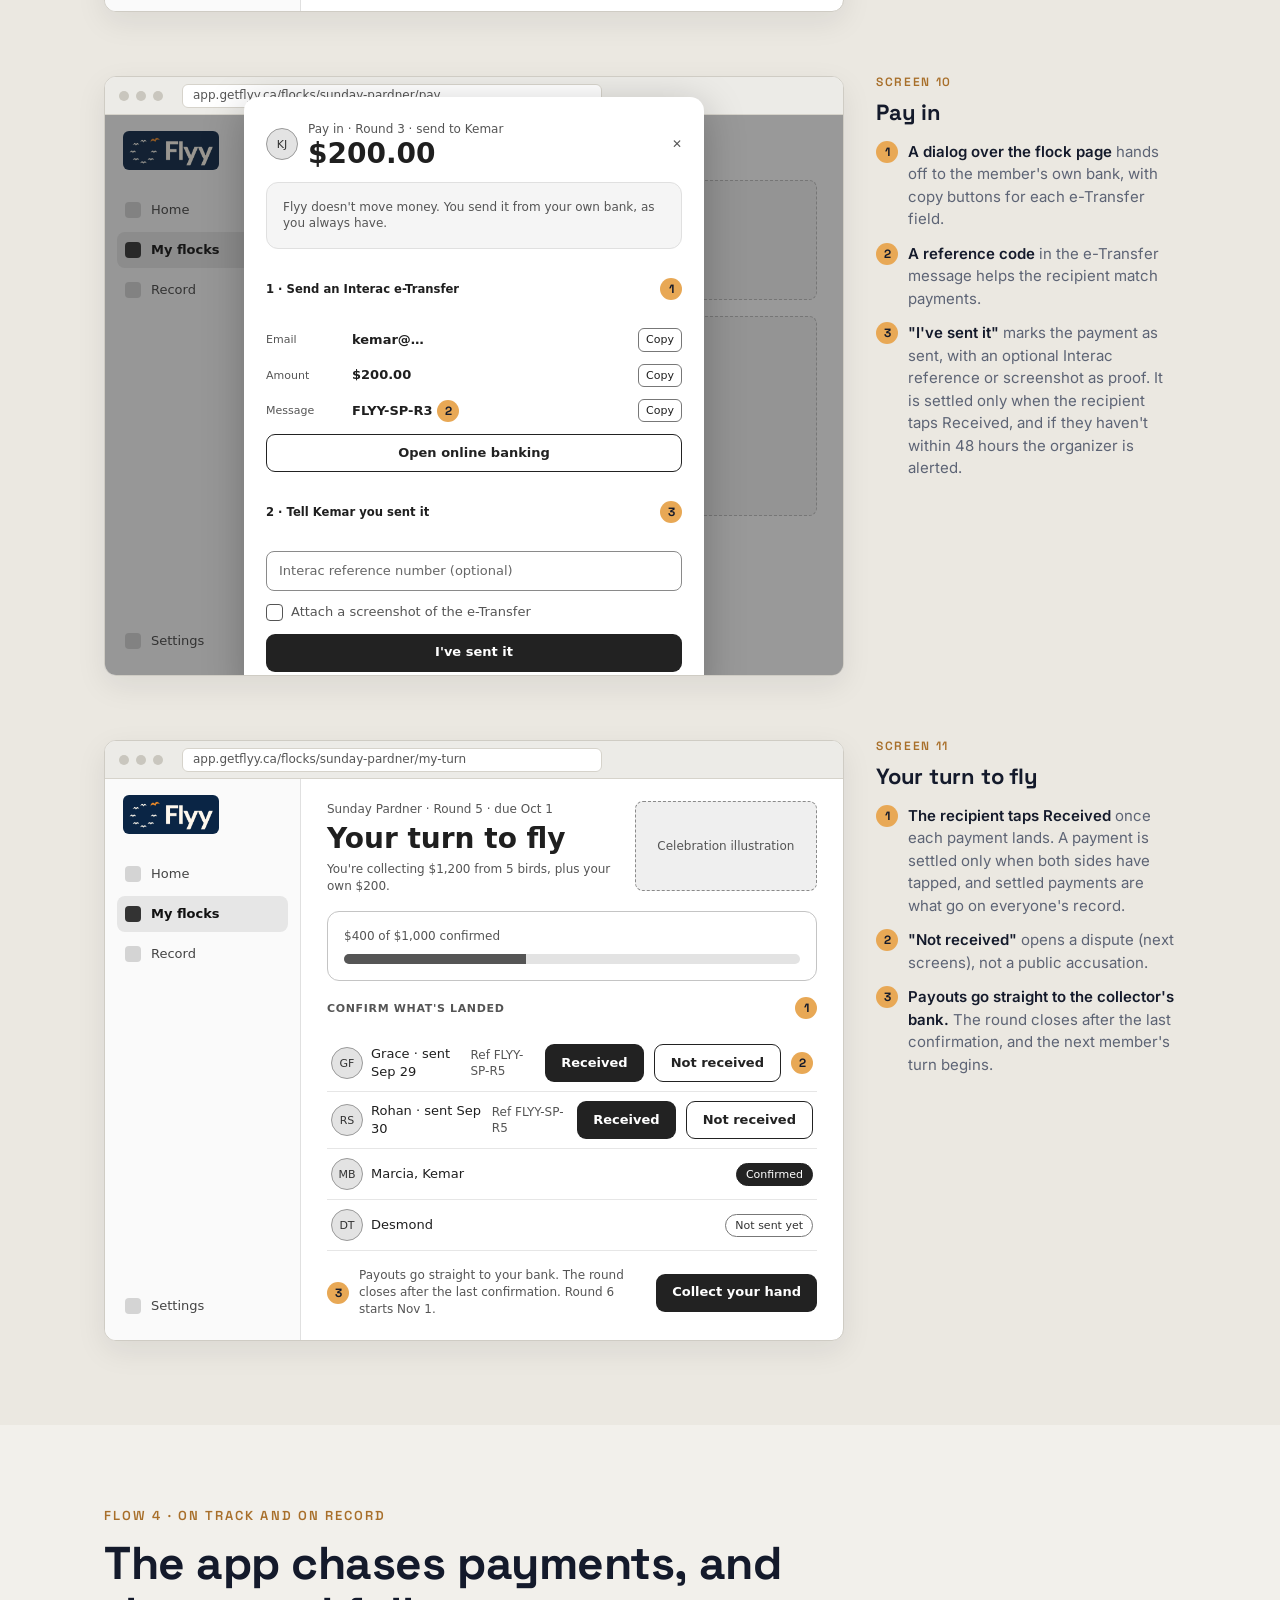
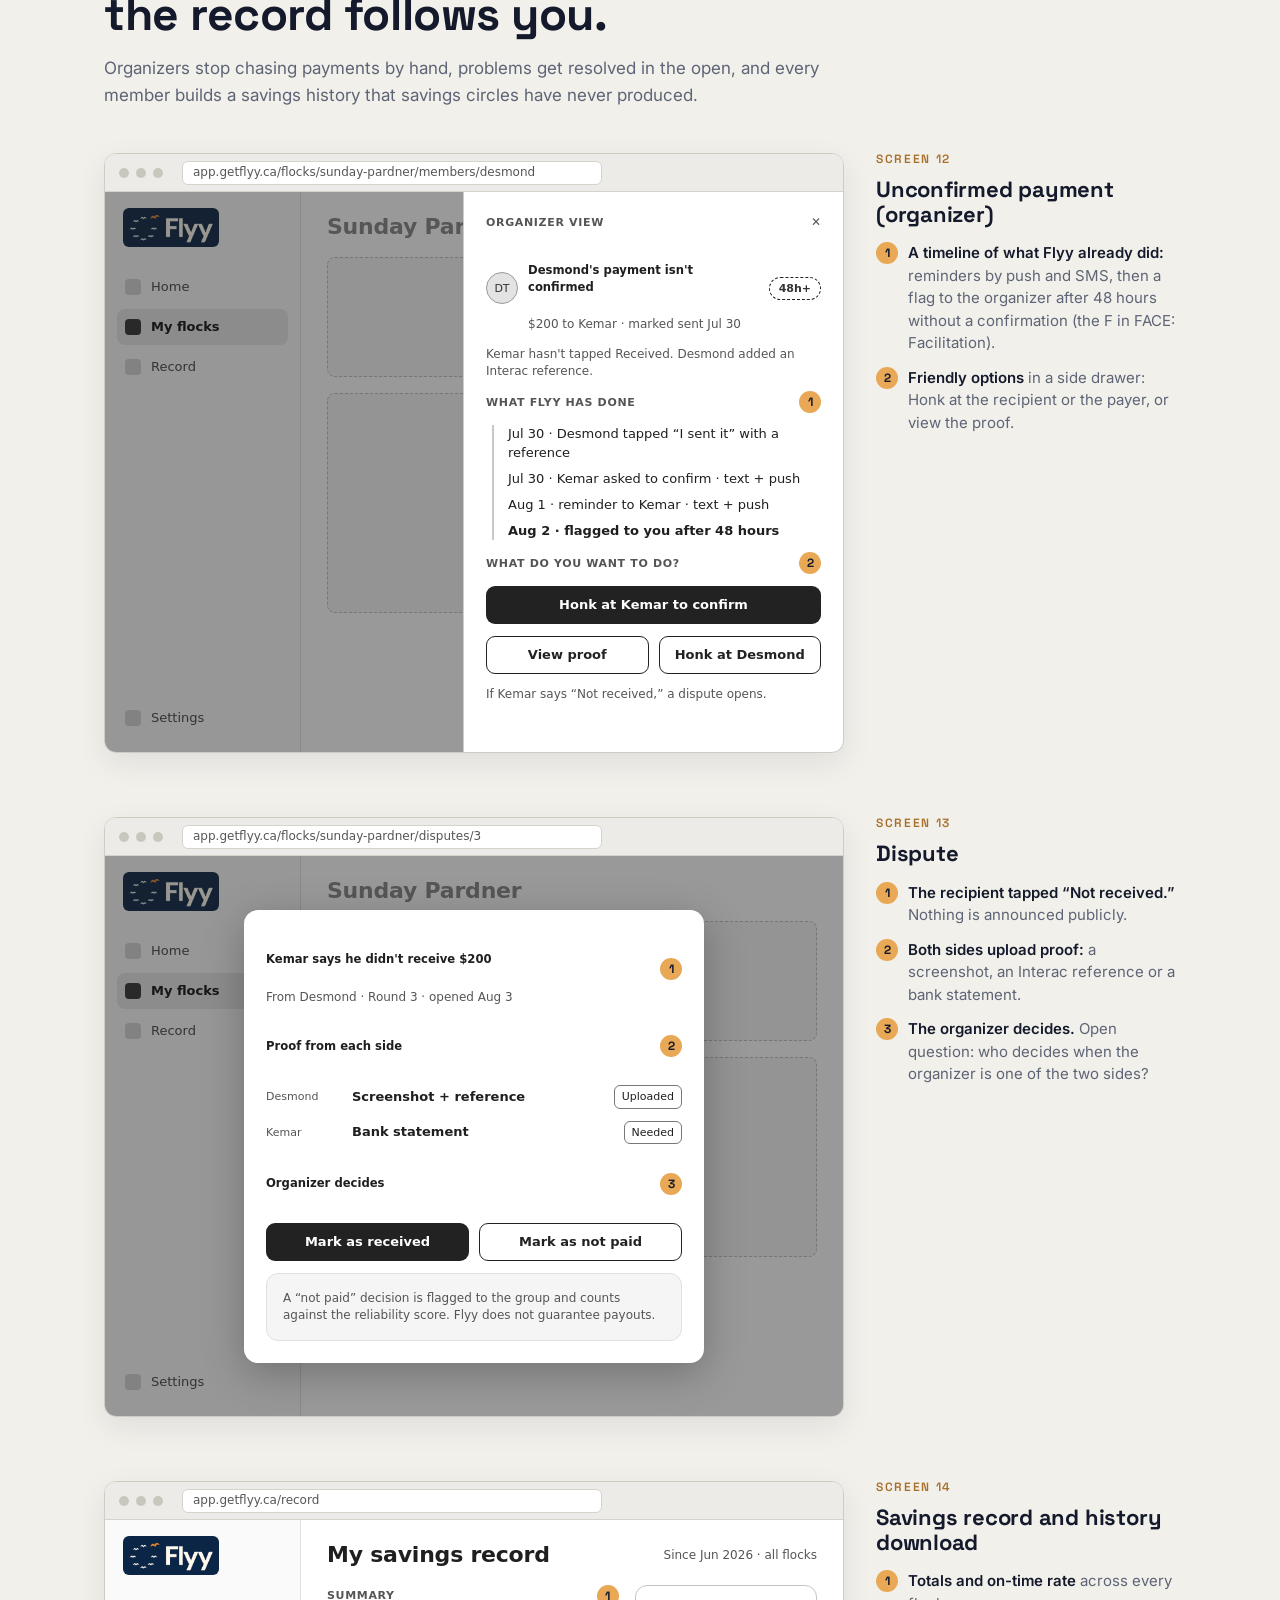
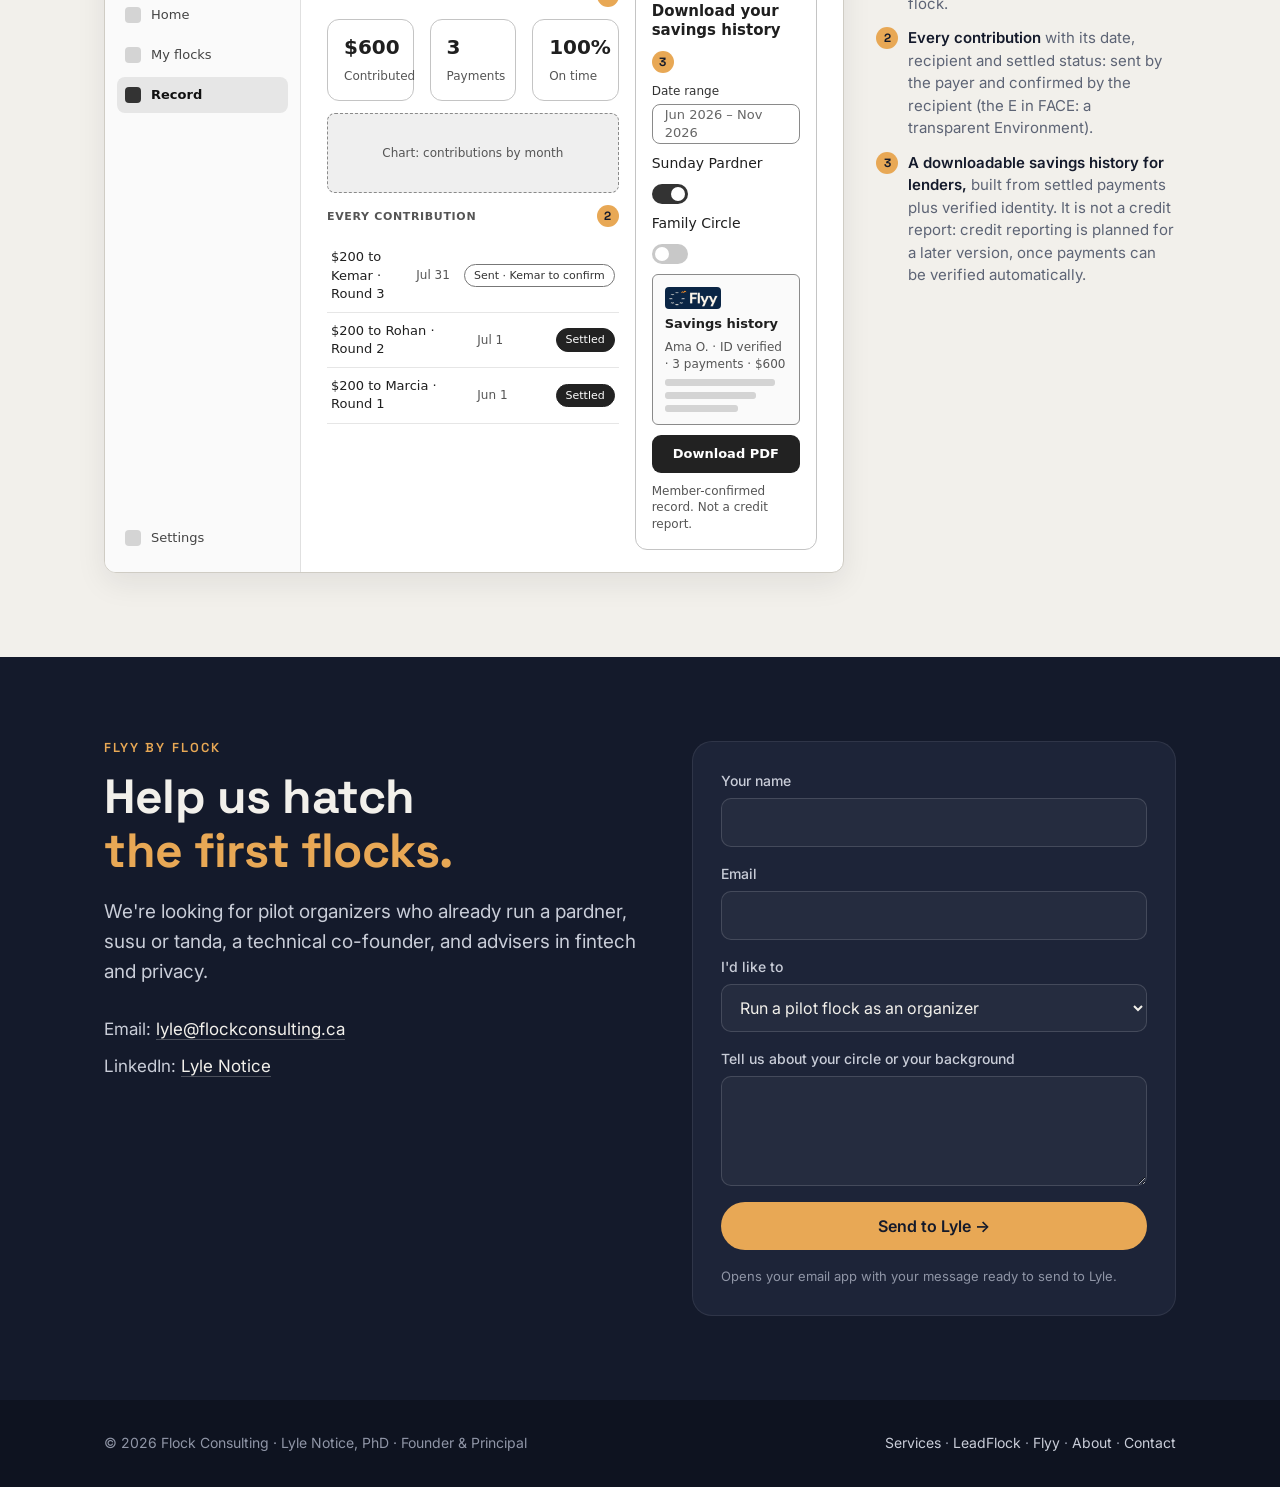
<file: flyy.html>
<!doctype html>
<html lang="en">
<head>
<meta charset="utf-8">
<meta name="viewport" content="width=device-width, initial-scale=1">
<title>Flyy app wireframes — Save together. Fly together. | Flock Consulting</title>
<meta name="description" content="Low-fidelity web app wireframes for Flyy, a Flock Consulting product in development that turns the pardner, susu or tanda your family already trusts into an app.">
<link rel="preconnect" href="https://fonts.googleapis.com">
<link rel="preconnect" href="https://fonts.gstatic.com" crossorigin>
<link href="https://fonts.googleapis.com/css2?family=Space+Grotesk:wght@500;600;700&family=Inter:wght@400;500;600&display=swap" rel="stylesheet">
<link rel="icon" href="data:image/svg+xml,%3Csvg xmlns='http://www.w3.org/2000/svg' viewBox='0 0 100 80'%3E%3Crect width='100' height='80' rx='14' fill='%23141a2b'/%3E%3Cg fill='none' stroke-width='7' stroke-linecap='round' stroke-linejoin='round'%3E%3Cg stroke='%23e8a855'%3E%3Cpath d='M44 14l6 5 6-5M32 27l6 5 6-5M56 27l6 5 6-5M20 40l6 5 6-5M68 40l6 5 6-5'/%3E%3C/g%3E%3Cpath stroke='%235bb5a8' d='M44 56l6 5 6-5'/%3E%3C/g%3E%3C/svg%3E">
<link rel="stylesheet" href="styles.css">
<link rel="stylesheet" href="flyy.css">
<style>html{scroll-padding-top:122px}</style>
</head>
<body class="lf">
<a class="skip" href="#main">Skip to content</a>

<svg width="0" height="0" style="position:absolute" aria-hidden="true">
  <symbol id="flock" viewBox="0 0 100 70">
    <g fill="none" stroke-width="6" stroke-linecap="round" stroke-linejoin="round">
      <path stroke="#e8a855" d="M42 6l8 6 8-6M28 20l8 6 8-6M56 20l8 6 8-6M14 34l8 6 8-6M70 34l8 6 8-6"/>
      <path stroke="#5bb5a8" d="M42 52l8 6 8-6"/>
    </g>
  </symbol>
</svg>

<header>
  <nav class="wrap nav" aria-label="Main">
    <a class="brand" href="index.html"><svg width="34" height="24"><use href="#flock"/></svg>Flock Consulting</a>
    <button class="menu-btn" aria-expanded="false" aria-controls="menu" aria-label="Open menu">
      <svg width="26" height="26" viewBox="0 0 24 24" fill="none" stroke="currentColor" stroke-width="2" stroke-linecap="round"><path d="M4 7h16M4 12h16M4 17h16"/></svg>
    </button>
    <ul id="menu">
      <li><a class="current" href="index.html#services">Services</a></li>
      <li><a href="leadflock.html">LeadFlock</a></li>
      <li><a href="index.html#who">Who we serve</a></li>
      <li><a href="index.html#about">About Lyle</a></li>
      <li><a href="index.html#start">Pricing</a></li>
      <li><a class="btn btn-amber" href="#contact">Book a free fit call</a></li>
    </ul>
  </nav>
</header>

<main id="main">
<!-- HERO -->
<section class="hero dark" id="top">
  <div class="wrap">
    <div class="crumb"><a href="index.html">Flock Consulting</a> / <a href="index.html#services">Services</a> / Flyy</div>
    <div class="presents">Flock Consulting presents</div>
    <h1><img class="flyy-logo" src="flyy-logo.png" width="640" height="256" alt="Flyy"></h1>
    <p class="sub">Save together. Fly together.</p>
    <span class="wip">In development · wireframes</span>
    <p class="lead">Flyy turns the pardner, susu or tanda your family has always trusted into an app. Friends and community groups save on a schedule and take turns collecting the pot. Nobody has to hold the cash: members e-transfer each other directly, and Flyy never holds or moves anyone's money. Flyy does not guarantee payouts.</p>
    <div class="ctas">
      <a class="btn btn-amber" href="#onboarding">See the wireframes →</a>
      <a class="btn btn-ghost" href="#contact">Run a pilot flock</a>
    </div>
  </div>
</section>

<nav class="subnav" aria-label="On this page">
  <ul>
    <li><a href="#how">How it works</a></li>
    <li><a href="#onboarding">Onboarding</a></li>
    <li><a href="#start-flock">Start a flock</a></li>
    <li><a href="#round">Each round</a></li>
    <li><a href="#record">On track &amp; on record</a></li>
    <li><a href="#contact">Get involved</a></li>
  </ul>
</nav>

<!-- HOW IT WORKS -->
<section id="how">
  <div class="wrap">
    <div class="eyebrow">How Flyy works</div>
    <h2>Start a flock. Everyone pays in. Everyone gets a turn to fly.</h2>
    <div class="steps4">
      <div class="step4 reveal"><div class="n">01</div><h3>Start a flock</h3><p>Invite your people and set the amount and the schedule.</p></div>
      <div class="step4 reveal"><div class="n">02</div><h3>Everyone pays in</h3><p>Members e-transfer each other as they always have. The payer taps “I sent it” and the recipient taps “Received.”</p></div>
      <div class="step4 reveal"><div class="n">03</div><h3>Take your turn</h3><p>Each round, one member collects their hand: the whole pot, sent directly by the others.</p></div>
      <div class="step4 reveal"><div class="n">04</div><h3>Keep the record</h3><p>A downloadable savings history of every contribution, to show a lender.</p></div>
    </div>
    <p class="source">These are low-fidelity wireframes: they show layout, content and flow, not the final visual design. Names and amounts are sample placeholders. Open banking and credit reporting are planned for a later version.</p>
  </div>
</section>

<!-- 1 ONBOARDING -->
<section id="onboarding" class="alt">
  <div class="wrap">
    <div class="flow-intro"><div class="eyebrow">Flow 1 · Onboarding</div><h2>From invite link to verified member.</h2><p>Most people arrive from an organizer's invite. They sign up with their phone, verify their ID, and land in the flock that invited them.</p></div>

    <figure class="shot">
      <div class="wf" role="img" aria-label="Wireframe: welcome and sign-up page">
        <div class="wf-bar"><i></i><i></i><i></i><span class="wf-url">getflyy.ca/join/SUNDAY-7KQ</span></div>
        <div class="solo">
          <div class="cols">
            <div style="display:flex;flex-direction:column;gap:14px">
              <img src="flyy-logo.png" width="140" height="56" alt="" style="width:140px;height:auto;border-radius:8px">
              <div class="big">Save together.<br>Fly together.</div>
              <div class="row"><span class="m">1</span><span class="s">How it works</span></div>
              <div class="box soft"><span>1 · Start a flock</span><span>2 · Everyone pays in</span><span>3 · Take your turn to fly</span><span>4 · Keep the record</span></div>
              <div class="row box" style="flex-direction:row"><span class="m">2</span><span class="s grow">Flyy never holds or moves your money.</span></div>
            </div>
            <div class="box strong">
              <div class="row"><span class="m">4</span><span class="s grow">Marcia invited you to <b>Sunday Pardner</b></span></div>
              <h5>Create your account</h5>
              <label class="fld">Full name (as on your ID)<span class="inp">First and last name</span></label>
              <label class="fld"><span class="row">Mobile number <span class="m">3</span></span><span class="inp">+1 (___) ___-____</span></label>
              <span class="b2">Send code</span>
              <label class="fld">6-digit code<span class="inp">_ _ _ _ _ _</span></label>
              <span class="s box soft">Flyy never holds money and does not guarantee payouts. Members pay each other directly.</span>
              <span class="ck s">I understand, and I agree to the Terms and Privacy Policy</span>
              <span class="b1">Continue</span>
              <span class="s">Already have an account? Log in</span>
            </div>
          </div>
        </div>
      </div>
      <figcaption>
        <span class="stag">Screen 1</span><h3>Welcome and sign up</h3>
        <ol>
          <li><span class="m">1</span><span><b>The four steps</b> explain the idea in one glance, for people new to the app.</span></li>
          <li><span class="m">2</span><span><b>Trust line up front:</b> Flyy never holds or moves money.</span></li>
          <li><span class="m">3</span><span><b>Mobile number is the login,</b> so payment reminders can go out by text.</span></li>
          <li><span class="m">4</span><span><b>Invite context:</b> the link carries the flock, so new members land in it after sign-up.</span></li>
          <li><span class="m">5</span><span><b>Plain risk notice:</b> Flyy does not guarantee payouts, and each member ticks that before continuing.</span></li>
        </ol>
      </figcaption>
    </figure>

    <figure class="shot">
      <div class="wf" role="img" aria-label="Wireframe: identity verification page">
        <div class="wf-bar"><i></i><i></i><i></i><span class="wf-url">app.getflyy.ca/verify</span></div>
        <div class="solo" style="display:flex;justify-content:center">
          <div style="width:100%;max-width:620px;display:flex;flex-direction:column;gap:16px">
            <img src="flyy-logo.png" width="100" height="40" alt="" style="width:100px;height:auto;border-radius:6px">
            <div class="wsteps"><i class="on"></i><i class="on"></i><i></i></div>
            <div class="big">Every bird is verified</div>
            <p class="s" style="margin:0;font-size:14px">Your flock trusts you with real money. A quick ID check shows them you're you.</p>
            <div class="row"><span class="lbl grow">Two quick steps</span><span class="m">1</span></div>
            <div class="cols">
              <div class="box"><div class="ph" style="height:110px">Photo of your ID</div><h5>Government ID</h5><span class="s">Driver's licence, passport or PR card</span></div>
              <div class="box"><div class="ph" style="height:110px">Selfie camera</div><h5>Quick selfie</h5><span class="s">To match you to your ID</span></div>
            </div>
            <div class="box soft"><div class="row"><h5 class="grow">Status</h5><span class="chip">Not started</span><span class="m">2</span></div><span class="s">Usually takes about 2 minutes. Your flock sees a Verified badge, never your ID.</span></div>
            <div class="row"><span class="b1">Start verification</span><span class="s">Why do we ask?</span></div>
          </div>
        </div>
      </div>
      <figcaption>
        <span class="stag">Screen 2</span><h3>Verify your identity</h3>
        <ol>
          <li><span class="m">1</span><span><b>ID photo plus a selfie, or a bank-login check,</b> handled by an ID-verification provider (provider to be confirmed). Every member is verified (the A in Flyy's FACE trust model: Authenticity).</span></li>
          <li><span class="m">2</span><span><b>Members see a badge,</b> not the document itself.</span></li>
        </ol>
      </figcaption>
    </figure>

    <figure class="shot">
      <div class="wf" role="img" aria-label="Wireframe: join or start a flock page">
        <div class="wf-bar"><i></i><i></i><i></i><span class="wf-url">app.getflyy.ca/welcome</span></div>
        <div class="app">
          <div class="side"><img src="flyy-logo.png" width="96" height="38" alt=""><span class="on">Home</span><span>My flocks</span><span>Record</span><span class="sp"></span><span>Settings</span></div>
          <div class="main">
            <div class="top"><h4>Welcome, Ama</h4><span class="chip on">Verified</span><span class="av">AO</span></div>
            <div class="row"><span class="lbl grow">Waiting for you</span><span class="m">1</span></div>
            <div class="box strong"><div class="row"><span class="av">MB</span><div class="grow"><h5>Sunday Pardner</h5><span class="s">Marcia invited you · $200 monthly · 6 birds · you collect in Round 5</span></div><span class="b1">Accept invite</span><span class="b2">Decline</span></div></div>
            <div class="cols">
              <div class="box"><div class="row"><div class="ph" style="width:44px;height:44px">+</div><h5 class="grow">Start a flock</h5><span class="m">2</span></div><span class="s">You'll be the organizer (free): set the amount, schedule and order.</span><span class="b2" style="align-self:flex-start">Start a flock</span></div>
              <div class="box"><div class="row"><div class="ph" style="width:44px;height:44px">#</div><h5 class="grow">Join with a code</h5><span class="m">3</span></div><span class="s">Got a code from your organizer?</span><div class="row"><span class="inp grow">Invite code</span><span class="b2">Join</span></div></div>
            </div>
          </div>
        </div>
      </div>
      <figcaption>
        <span class="stag">Screen 3</span><h3>Join or start</h3>
        <ol>
          <li><span class="m">1</span><span><b>A pending invite comes first,</b> so people who arrived from a link can accept in one click.</span></li>
          <li><span class="m">2</span><span><b>Start a flock</b> makes this person the organizer. Organizers don't pay the $1.99 monthly fee.</span></li>
          <li><span class="m">3</span><span><b>Join with a code</b> for invites shared by word of mouth.</span></li>
        </ol>
      </figcaption>
    </figure>
  </div>
</section>

<!-- 2 START A FLOCK -->
<section id="start-flock">
  <div class="wrap">
    <div class="flow-intro"><div class="eyebrow">Flow 2 · Start a flock</div><h2>An organizer sets up the circle in three steps.</h2><p>On a wide screen the setup is a wizard with a live summary beside it, so the organizer always sees the pot, the schedule and who's in.</p></div>

    <figure class="shot">
      <div class="wf" role="img" aria-label="Wireframe: create a flock, step 1 basics">
        <div class="wf-bar"><i></i><i></i><i></i><span class="wf-url">app.getflyy.ca/flocks/new</span></div>
        <div class="app">
          <div class="side"><img src="flyy-logo.png" width="96" height="38" alt=""><span>Home</span><span class="on">My flocks</span><span>Record</span><span class="sp"></span><span>Settings</span></div>
          <div class="main">
            <div class="top"><h4>Start a flock</h4><span class="s">Step 1 of 3 · Basics</span></div>
            <div class="wsteps"><i class="on"></i><i></i><i></i></div>
            <div class="cols wide">
              <div style="display:flex;flex-direction:column;gap:12px">
                <label class="fld">Flock name<span class="inp">Family Circle</span></label>
                <label class="fld"><span class="row">Each member pays <span class="m">1</span></span><span class="inp">$ 200</span></label>
                <div class="fld">How often<div class="seg"><span>Weekly</span><span>Every 2 weeks</span><span class="on">Monthly</span></div></div>
                <div class="cols"><div class="fld">Members (incl. you)<span class="inp">–&nbsp;&nbsp;&nbsp;6&nbsp;&nbsp;&nbsp;+</span></div><label class="fld">First due date<span class="inp">Jun 1, 2027</span></label></div>
                <div class="row"><span class="b2">Cancel</span><span class="b1">Next: rotation order</span></div>
              </div>
              <div class="box soft">
                <div class="row"><h5 class="grow">Each hand's pot</h5><span class="m">2</span></div>
                <div class="big">$1,200</div>
                <span class="s">$200 × 6 members · 6 rounds · Jun – Nov 2027</span>
                <div class="ph" style="height:90px">Calendar strip: one dot per round</div>
              </div>
            </div>
          </div>
        </div>
      </div>
      <figcaption>
        <span class="stag">Screen 4</span><h3>Flock basics</h3>
        <ol>
          <li><span class="m">1</span><span><b>Amount and frequency,</b> plus the number of members, which sets the number of rounds.</span></li>
          <li><span class="m">2</span><span><b>Live summary:</b> what each person collects on their turn and how long the flock runs.</span></li>
        </ol>
      </figcaption>
    </figure>

    <figure class="shot">
      <div class="wf" role="img" aria-label="Wireframe: rotation order and invites, steps 2 and 3">
        <div class="wf-bar"><i></i><i></i><i></i><span class="wf-url">app.getflyy.ca/flocks/new/rotation</span></div>
        <div class="app">
          <div class="side"><img src="flyy-logo.png" width="96" height="38" alt=""><span>Home</span><span class="on">My flocks</span><span>Record</span><span class="sp"></span><span>Settings</span></div>
          <div class="main">
            <div class="top"><h4>Who flies when?</h4><span class="s">Steps 2–3 of 3 · Rotation and invites</span></div>
            <div class="wsteps"><i class="on"></i><i class="on"></i><i class="on"></i></div>
            <div class="cols">
              <div class="box">
                <div class="row"><div class="seg grow"><span class="on">Assign turns</span><span>Random draw</span></div><span class="m">1</span></div>
                <div class="tbl">
                  <div class="tr h"><span>Member</span><span>Round</span><span>Order</span></div>
                  <div class="tr"><span><span class="av">AO</span>Ama (you)</span><span>1 · Jun 1</span><span>⋮⋮</span></div>
                  <div class="tr"><span><span class="av">MB</span>Marcia</span><span>2 · Jul 1</span><span>⋮⋮</span></div>
                  <div class="tr"><span><span class="av">KJ</span>Kemar</span><span>3 · Aug 1</span><span>⋮⋮</span></div>
                  <div class="tr"><span class="s">Open slot</span><span>4 · Sep 1</span><span>⋮⋮</span></div>
                  <div class="tr"><span class="s">2 more open slots</span><span>5–6</span><span></span></div>
                </div>
              </div>
              <div class="box">
                <div class="row"><h5 class="grow">Invite your flock</h5><span class="m">2</span></div>
                <span class="inp">getflyy.ca/j/FAMILY-3MX</span>
                <div class="row"><span class="b2">Copy link</span><span class="b2">Share…</span><span class="b2">Invite by text</span></div>
                <div class="row"><span class="lbl grow">3 of 6 joined</span><span class="m">3</span></div>
                <div class="tbl">
                  <div class="tr"><span><span class="av">AO</span>Ama (you)</span><span></span><span class="chip on">Verified</span></div>
                  <div class="tr"><span><span class="av">MB</span>Marcia</span><span></span><span class="chip on">Verified</span></div>
                  <div class="tr"><span><span class="av">KJ</span>Kemar</span><span></span><span class="chip">Verifying</span></div>
                  <div class="tr"><span><span class="av">DT</span>Desmond</span><span></span><span class="chip">Invited</span></div>
                </div>
              </div>
            </div>
            <div class="row"><span class="b2">Back</span><span class="b1">Review flock</span></div>
          </div>
        </div>
      </div>
      <figcaption>
        <span class="stag">Screens 5 and 6</span><h3>Rotation order and invites</h3>
        <ol>
          <li><span class="m">1</span><span><b>The organizer assigns turns or runs a random draw,</b> then drags rows to reorder. New members go to later turns by default. After launch, members can request a swap and the organizer approves it.</span></li>
          <li><span class="m">2</span><span><b>One link</b> to drop into WhatsApp or a church group chat, or invite by text message.</span></li>
          <li><span class="m">3</span><span><b>Live status per member:</b> invited, joined, verified.</span></li>
        </ol>
      </figcaption>
    </figure>

    <figure class="shot">
      <div class="wf" role="img" aria-label="Wireframe: review and launch the flock">
        <div class="wf-bar"><i></i><i></i><i></i><span class="wf-url">app.getflyy.ca/flocks/new/review</span></div>
        <div class="app">
          <div class="side"><img src="flyy-logo.png" width="96" height="38" alt=""><span>Home</span><span class="on">My flocks</span><span>Record</span><span class="sp"></span><span>Settings</span></div>
          <div class="main">
            <div class="top"><h4>Family Circle</h4><span class="s">Review and launch</span><span class="m">1</span></div>
            <div class="cols c3">
              <div class="box"><span class="s">Each member pays</span><h5>$200 monthly</h5></div>
              <div class="box"><span class="s">Pot per turn</span><h5>$1,200</h5></div>
              <div class="box"><span class="s">Runs</span><h5>Jun – Nov 2027</h5></div>
            </div>
            <div class="cols">
              <div class="box"><h5>Rotation · 6 turns</h5><div class="strip"><span><span class="av">AO</span>Jun</span><span><span class="av">MB</span>Jul</span><span><span class="av">KJ</span>Aug</span><span><span class="av">DT</span>Sep</span><span><span class="av">…</span>Oct+</span></div></div>
              <div class="box"><div class="row"><h5 class="grow">Flock rules</h5><span class="m">2</span></div><span class="ck">Pay by the 1st of each month</span><span class="ck">Recipient confirms within 48 hours, or the organizer is alerted</span><span class="ck">Members pay $1.99 a month. The organizer is free.</span><span class="ck">Flyy does not guarantee payouts</span></div>
            </div>
            <div class="row box soft" style="flex-direction:row"><span class="m">3</span><span class="s grow">Waiting on 3 members to join and verify before you can launch.</span><span class="b1 off">Launch flock</span></div>
          </div>
        </div>
      </div>
      <figcaption>
        <span class="stag">Screen 7</span><h3>Review and launch</h3>
        <ol>
          <li><span class="m">1</span><span><b>One summary everyone sees</b> before any money moves.</span></li>
          <li><span class="m">2</span><span><b>Flock rules:</b> due date, the 48-hour confirmation window, the member fee and a plain notice that Flyy does not guarantee payouts. Each member accepts them when they join.</span></li>
          <li><span class="m">3</span><span><b>Launch stays disabled</b> until every member has joined, verified and accepted.</span></li>
        </ol>
      </figcaption>
    </figure>
  </div>
</section>

<!-- 3 EACH ROUND -->
<section id="round" class="alt">
  <div class="wrap">
    <div class="flow-intro"><div class="eyebrow">Flow 3 · Each round</div><h2>Pay in, collect, confirm.</h2><p>The core loop every member repeats. The dashboard always leads with the next thing to do, and the flock page shows everyone who's paid.</p></div>

    <figure class="shot">
      <div class="wf" role="img" aria-label="Wireframe: home dashboard">
        <div class="wf-bar"><i></i><i></i><i></i><span class="wf-url">app.getflyy.ca/home</span></div>
        <div class="app">
          <div class="side"><img src="flyy-logo.png" width="96" height="38" alt=""><span class="on">Home</span><span>My flocks</span><span>Record</span><span class="sp"></span><span>Settings</span></div>
          <div class="main">
            <div class="top"><h4>Good morning, Ama</h4><div class="ph" style="width:32px;height:32px;border-radius:50%;padding:0">Bell</div><span class="av">AO</span></div>
            <div class="cols c3">
              <div class="box strong"><div class="row"><span class="lbl grow">Up next</span><span class="m">1</span></div><h5>Pay Kemar $200</h5><span class="s">Sunday Pardner · Round 3 · due Aug 1 (in 3 days)</span><span class="b1">Pay in</span></div>
              <div class="box soft"><div class="row"><span class="lbl grow">Your turn</span><span class="m">2</span></div><h5>Collect your hand in Round 5</h5><span class="s">$1,200 on Oct 1</span><span class="b2">See rotation</span></div>
              <div class="box"><span class="lbl">Saved so far</span><div class="big">$600</div><span class="s">3 payments · 100% on time</span></div>
            </div>
            <div class="row"><span class="lbl grow">My flocks</span><span class="m">3</span><span class="b2">+ Start a flock</span></div>
            <div class="tbl">
              <div class="tr h"><span>Flock</span><span>This round</span><span>Status</span></div>
              <div class="tr"><span>Sunday Pardner · Round 3 of 6</span><span><span class="meter" style="display:block"><i style="width:50%"></i></span></span><span class="chip">4 of 5 sent</span></div>
              <div class="tr"><span>Family Circle · starts Jun 2027</span><span><span class="meter" style="display:block"><i style="width:50%"></i></span></span><span class="chip">3 of 6 joined</span></div>
            </div>
          </div>
        </div>
      </div>
      <figcaption>
        <span class="stag">Screen 8</span><h3>Home dashboard</h3>
        <ol>
          <li><span class="m">1</span><span><b>The next action comes first:</b> who to pay, how much and when.</span></li>
          <li><span class="m">2</span><span><b>Your hand</b> is always visible, so the payoff stays in view.</span></li>
          <li><span class="m">3</span><span><b>Every flock at a glance:</b> round, progress and status.</span></li>
        </ol>
      </figcaption>
    </figure>

    <figure class="shot">
      <div class="wf" role="img" aria-label="Wireframe: flock round page with who has paid and member reliability">
        <div class="wf-bar"><i></i><i></i><i></i><span class="wf-url">app.getflyy.ca/flocks/sunday-pardner</span></div>
        <div class="app">
          <div class="side"><img src="flyy-logo.png" width="96" height="38" alt=""><span>Home</span><span class="on">My flocks</span><span>Record</span><span class="sp"></span><span>Settings</span></div>
          <div class="main">
            <div class="top"><h4>Sunday Pardner</h4><span class="s">Organizer: Marcia</span><span class="b1">Pay my $200</span></div>
            <div class="cols wide">
              <div style="display:flex;flex-direction:column;gap:12px;min-width:0">
                <div class="box"><div class="row"><span class="lbl grow">Round 3 of 6 · due Aug 1</span><span class="m">1</span></div><div class="row"><span class="av">KJ</span><div class="grow"><h5>Kemar is up now</h5><span class="s">$400 of $1,000 confirmed</span></div></div><div class="meter"><i style="width:40%"></i></div></div>
                <div class="row"><span class="lbl grow">Who's paid</span><span class="m">2</span></div>
                <div class="tbl">
                  <div class="tr"><span><span class="av">AO</span>Ama (you)</span><span class="s">Due Aug 1</span><span class="chip">Due in 3 days</span></div>
                  <div class="tr"><span><span class="av">MB</span>Marcia</span><span class="s">Jul 30</span><span class="chip on">Confirmed</span></div>
                  <div class="tr"><span><span class="av">GF</span>Grace</span><span class="s">Jul 31</span><span class="chip">Sent · Kemar to confirm</span></div>
                  <div class="tr"><span><span class="av">DT</span>Desmond</span><span class="s">Jul 30</span><span class="chip late">48h+ · Honk</span></div>
                </div>
                <div class="row"><span class="lbl grow">Rotation</span><span class="m">3</span></div>
                <div class="strip"><span><span class="av">MB</span>Jun · Collected</span><span><span class="av">RS</span>Jul · Collected</span><span class="now"><span class="av">KJ</span><b>Aug · Up now</b></span><span><span class="av">DT</span>Sep</span><span><span class="av">AO</span>Oct</span><span><span class="av">GF</span>Nov</span></div>
              </div>
              <div class="box" style="min-height:360px">
                <div class="row" style="flex-wrap:nowrap"><h5 class="grow" style="flex:1 1 0">Members · reliability</h5><span class="m">4</span></div>
                <div style="display:flex;flex-direction:column;gap:8px">
                  <div class="row" style="flex-wrap:nowrap"><span class="av">MB</span><span style="flex:1 1 0;min-width:0">Marcia<br><span class="s">Organizer · 100% on time</span></span><span class="chip on">100</span></div>
                  <div class="row" style="flex-wrap:nowrap"><span class="av">RS</span><span style="flex:1 1 0;min-width:0">Rohan<br><span class="s">100% on time</span></span><span class="chip on">100</span></div>
                  <div class="row" style="flex-wrap:nowrap"><span class="av">DT</span><span style="flex:1 1 0;min-width:0">Desmond<br><span class="s">1 missed, flagged</span></span><span class="chip late">72</span></div>
                  <div class="row" style="flex-wrap:nowrap"><span class="av">GF</span><span style="flex:1 1 0;min-width:0">Grace<br><span class="s">New · later turn</span></span><span class="chip">New</span></div>
                </div>
                <div class="row" style="flex-wrap:nowrap"><h5 class="grow" style="flex:1 1 0">Organizer tools</h5><span class="m">5</span></div>
                <span class="b2">Approve swaps (1)</span>
                <span class="s" style="text-decoration:underline">Remove a member and block from future flocks</span>
              </div>
            </div>
          </div>
        </div>
      </div>
      <figcaption>
        <span class="stag">Screen 9</span><h3>The flock, this round</h3>
        <ol>
          <li><span class="m">1</span><span><b>Pot progress</b> for the current round and who is collecting it.</span></li>
          <li><span class="m">2</span><span><b>One shared view of who's paid:</b> confirmed, sent (recipient to confirm), or due. The organizer can open an unconfirmed member's row, and the orange Honk is a friendly nudge.</span></li>
          <li><span class="m">3</span><span><b>Rotation strip</b> shows who has collected, who is up now and who is next.</span></li>
          <li><span class="m">4</span><span><b>Reliability score</b> the whole group can see. A new member has no score yet and sits later in the order. Missed payments are flagged to the group.</span></li>
          <li><span class="m">5</span><span><b>Organizer tools:</b> approve turn swaps, or remove a member and block them from future flocks.</span></li>
        </ol>
      </figcaption>
    </figure>

    <figure class="shot">
      <div class="wf" role="img" aria-label="Wireframe: pay in dialog over the flock page">
        <div class="wf-bar"><i></i><i></i><i></i><span class="wf-url">app.getflyy.ca/flocks/sunday-pardner/pay</span></div>
        <div class="app overlay">
          <div class="side"><img src="flyy-logo.png" width="96" height="38" alt=""><span>Home</span><span class="on">My flocks</span><span>Record</span><span class="sp"></span><span>Settings</span></div>
          <div class="main ghost"><div class="top"><h4>Sunday Pardner</h4></div><div class="ph" style="height:120px">Round progress</div><div class="ph" style="height:200px">Who's paid</div></div>
          <div class="dim">
            <div class="dlg">
              <div class="row"><span class="av">KJ</span><div class="grow"><span class="s">Pay in · Round 3 · send to Kemar</span><div class="big">$200.00</div></div><span class="s">✕</span></div>
              <span class="s box soft">Flyy doesn't move money. You send it from your own bank, as you always have.</span>
              <div class="row"><h5 class="grow">1 · Send an Interac e-Transfer</h5><span class="m">1</span></div>
              <div class="cp"><span>Email</span><b>kemar@…</b><em>Copy</em></div>
              <div class="cp"><span>Amount</span><b>$200.00</b><em>Copy</em></div>
              <div class="cp"><span>Message</span><b>FLYY-SP-R3 <span class="m">2</span></b><em>Copy</em></div>
              <span class="b2">Open online banking</span>
              <div class="row"><h5 class="grow">2 · Tell Kemar you sent it</h5><span class="m">3</span></div>
              <span class="inp">Interac reference number (optional)</span>
              <span class="ck s">Attach a screenshot of the e-Transfer</span>
              <span class="b1">I've sent it</span>
            </div>
          </div>
        </div>
      </div>
      <figcaption>
        <span class="stag">Screen 10</span><h3>Pay in</h3>
        <ol>
          <li><span class="m">1</span><span><b>A dialog over the flock page</b> hands off to the member's own bank, with copy buttons for each e-Transfer field.</span></li>
          <li><span class="m">2</span><span><b>A reference code</b> in the e-Transfer message helps the recipient match payments.</span></li>
          <li><span class="m">3</span><span><b>"I've sent it"</b> marks the payment as sent, with an optional Interac reference or screenshot as proof. It is settled only when the recipient taps Received, and if they haven't within 48 hours the organizer is alerted.</span></li>
        </ol>
      </figcaption>
    </figure>

    <figure class="shot">
      <div class="wf" role="img" aria-label="Wireframe: your turn to fly, confirm incoming payments">
        <div class="wf-bar"><i></i><i></i><i></i><span class="wf-url">app.getflyy.ca/flocks/sunday-pardner/my-turn</span></div>
        <div class="app">
          <div class="side"><img src="flyy-logo.png" width="96" height="38" alt=""><span>Home</span><span class="on">My flocks</span><span>Record</span><span class="sp"></span><span>Settings</span></div>
          <div class="main">
            <div class="cols wide">
              <div style="display:flex;flex-direction:column;gap:6px"><span class="s">Sunday Pardner · Round 5 · due Oct 1</span><div class="big">Your turn to fly</div><span class="s">You're collecting $1,200 from 5 birds, plus your own $200.</span></div>
              <div class="ph" style="height:90px">Celebration illustration</div>
            </div>
            <div class="box"><div class="row"><span class="grow s">$400 of $1,000 confirmed</span></div><div class="meter"><i style="width:40%"></i></div></div>
            <div class="row"><span class="lbl grow">Confirm what's landed</span><span class="m">1</span></div>
            <div class="tbl">
              <div class="tr"><span><span class="av">GF</span>Grace · sent Sep 29</span><span class="s">Ref FLYY-SP-R5</span><span class="row"><span class="b1">Received</span><span class="b2">Not received</span><span class="m">2</span></span></div>
              <div class="tr"><span><span class="av">RS</span>Rohan · sent Sep 30</span><span class="s">Ref FLYY-SP-R5</span><span class="row"><span class="b1">Received</span><span class="b2">Not received</span></span></div>
              <div class="tr"><span><span class="av">MB</span>Marcia, Kemar</span><span></span><span class="chip on">Confirmed</span></div>
              <div class="tr"><span><span class="av">DT</span>Desmond</span><span></span><span class="chip">Not sent yet</span></div>
            </div>
            <div class="row"><span class="m">3</span><span class="s grow">Payouts go straight to your bank. The round closes after the last confirmation. Round 6 starts Nov 1.</span><span class="b1">Collect your hand</span></div>
          </div>
        </div>
      </div>
      <figcaption>
        <span class="stag">Screen 11</span><h3>Your turn to fly</h3>
        <ol>
          <li><span class="m">1</span><span><b>The recipient taps Received</b> once each payment lands. A payment is settled only when both sides have tapped, and settled payments are what go on everyone's record.</span></li>
          <li><span class="m">2</span><span><b>"Not received"</b> opens a dispute (next screens), not a public accusation.</span></li>
          <li><span class="m">3</span><span><b>Payouts go straight to the collector's bank.</b> The round closes after the last confirmation, and the next member's turn begins.</span></li>
        </ol>
      </figcaption>
    </figure>
  </div>
</section>

<!-- 4 ON TRACK AND ON RECORD -->
<section id="record">
  <div class="wrap">
    <div class="flow-intro"><div class="eyebrow">Flow 4 · On track and on record</div><h2>The app chases payments, and the record follows you.</h2><p>Organizers stop chasing payments by hand, problems get resolved in the open, and every member builds a savings history that savings circles have never produced.</p></div>

    <figure class="shot">
      <div class="wf" role="img" aria-label="Wireframe: unconfirmed payment drawer for the organizer">
        <div class="wf-bar"><i></i><i></i><i></i><span class="wf-url">app.getflyy.ca/flocks/sunday-pardner/members/desmond</span></div>
        <div class="app overlay">
          <div class="side"><img src="flyy-logo.png" width="96" height="38" alt=""><span>Home</span><span class="on">My flocks</span><span>Record</span><span class="sp"></span><span>Settings</span></div>
          <div class="main ghost"><div class="top"><h4>Sunday Pardner</h4></div><div class="ph" style="height:120px">Round progress</div><div class="ph" style="height:220px">Who's paid</div></div>
          <div class="dim right">
            <div class="drawer">
              <div class="row"><span class="lbl grow">Organizer view</span><span class="s">✕</span></div>
              <div class="row"><span class="av">DT</span><div class="grow"><h5>Desmond's payment isn't confirmed</h5><span class="s">$200 to Kemar · marked sent Jul 30</span></div><span class="chip late">48h+</span></div>
              <span class="s">Kemar hasn't tapped Received. Desmond added an Interac reference.</span>
              <div class="row"><span class="lbl grow">What Flyy has done</span><span class="m">1</span></div>
              <div class="wtl"><span>Jul 30 · Desmond tapped “I sent it” with a reference</span><span>Jul 30 · Kemar asked to confirm · text + push</span><span>Aug 1 · reminder to Kemar · text + push</span><span><b>Aug 2 · flagged to you after 48 hours</b></span></div>
              <div class="row"><span class="lbl grow">What do you want to do?</span><span class="m">2</span></div>
              <span class="b1">Honk at Kemar to confirm</span>
              <div class="row"><span class="b2 grow">View proof</span><span class="b2 grow">Honk at Desmond</span></div>
              <span class="s">If Kemar says “Not received,” a dispute opens.</span>
            </div>
          </div>
        </div>
      </div>
      <figcaption>
        <span class="stag">Screen 12</span><h3>Unconfirmed payment (organizer)</h3>
        <ol>
          <li><span class="m">1</span><span><b>A timeline of what Flyy already did:</b> reminders by push and SMS, then a flag to the organizer after 48 hours without a confirmation (the F in FACE: Facilitation).</span></li>
          <li><span class="m">2</span><span><b>Friendly options</b> in a side drawer: Honk at the recipient or the payer, or view the proof.</span></li>
        </ol>
      </figcaption>
    </figure>

    <figure class="shot">
      <div class="wf" role="img" aria-label="Wireframe: dispute dialog where both sides upload proof and the organizer decides">
        <div class="wf-bar"><i></i><i></i><i></i><span class="wf-url">app.getflyy.ca/flocks/sunday-pardner/disputes/3</span></div>
        <div class="app overlay">
          <div class="side"><img src="flyy-logo.png" width="96" height="38" alt=""><span>Home</span><span class="on">My flocks</span><span>Record</span><span class="sp"></span><span>Settings</span></div>
          <div class="main ghost"><div class="top"><h4>Sunday Pardner</h4></div><div class="ph" style="height:120px">Round progress</div><div class="ph" style="height:200px">Who's paid</div></div>
          <div class="dim">
            <div class="dlg">
              <div class="row"><div class="grow"><h5>Kemar says he didn't receive $200</h5><span class="s">From Desmond · Round 3 · opened Aug 3</span></div><span class="m">1</span></div>
              <div class="row"><h5 class="grow">Proof from each side</h5><span class="m">2</span></div>
              <div class="cp"><span>Desmond</span><b>Screenshot + reference</b><em>Uploaded</em></div>
              <div class="cp"><span>Kemar</span><b>Bank statement</b><em>Needed</em></div>
              <div class="row"><h5 class="grow">Organizer decides</h5><span class="m">3</span></div>
              <div class="row"><span class="b1 grow">Mark as received</span><span class="b2 grow">Mark as not paid</span></div>
              <span class="s box soft">A “not paid” decision is flagged to the group and counts against the reliability score. Flyy does not guarantee payouts.</span>
            </div>
          </div>
        </div>
      </div>
      <figcaption>
        <span class="stag">Screen 13</span><h3>Dispute</h3>
        <ol>
          <li><span class="m">1</span><span><b>The recipient tapped “Not received.”</b> Nothing is announced publicly.</span></li>
          <li><span class="m">2</span><span><b>Both sides upload proof:</b> a screenshot, an Interac reference or a bank statement.</span></li>
          <li><span class="m">3</span><span><b>The organizer decides.</b> Open question: who decides when the organizer is one of the two sides?</span></li>
        </ol>
      </figcaption>
    </figure>

    <figure class="shot">
      <div class="wf" role="img" aria-label="Wireframe: savings record with a share-with-a-lender panel">
        <div class="wf-bar"><i></i><i></i><i></i><span class="wf-url">app.getflyy.ca/record</span></div>
        <div class="app">
          <div class="side"><img src="flyy-logo.png" width="96" height="38" alt=""><span>Home</span><span>My flocks</span><span class="on">Record</span><span class="sp"></span><span>Settings</span></div>
          <div class="main">
            <div class="top"><h4>My savings record</h4><span class="s">Since Jun 2026 · all flocks</span></div>
            <div class="cols wide">
              <div style="display:flex;flex-direction:column;gap:12px;min-width:0">
                <div class="row"><span class="lbl grow">Summary</span><span class="m">1</span></div>
                <div class="cols c3"><div class="box"><div class="big">$600</div><span class="s">Contributed</span></div><div class="box"><div class="big">3</div><span class="s">Payments</span></div><div class="box"><div class="big">100%</div><span class="s">On time</span></div></div>
                <div class="ph" style="height:80px">Chart: contributions by month</div>
                <div class="row"><span class="lbl grow">Every contribution</span><span class="m">2</span></div>
                <div class="tbl">
                  <div class="tr"><span>$200 to Kemar · Round 3</span><span class="s">Jul 31</span><span class="chip">Sent · Kemar to confirm</span></div>
                  <div class="tr"><span>$200 to Rohan · Round 2</span><span class="s">Jul 1</span><span class="chip on">Settled</span></div>
                  <div class="tr"><span>$200 to Marcia · Round 1</span><span class="s">Jun 1</span><span class="chip on">Settled</span></div>
                </div>
              </div>
              <div class="box">
                <div class="row"><h5 class="grow">Download your savings history</h5><span class="m">3</span></div>
                <label class="fld">Date range<span class="inp">Jun 2026 – Nov 2026</span></label>
                <div class="row"><span class="grow">Sunday Pardner</span><i class="sw"></i></div>
                <div class="row"><span class="grow">Family Circle</span><i class="sw off"></i></div>
                <div class="doc"><img src="flyy-logo.png" width="56" height="22" alt="" style="width:56px;height:auto;border-radius:4px"><b style="font-size:13px">Savings history</b><span class="s">Ama O. · ID verified · 3 payments · $600</span><div class="ln" style="width:90%"></div><div class="ln" style="width:75%"></div><div class="ln" style="width:60%"></div></div>
                <span class="b1">Download PDF</span>
                <span class="s">Member-confirmed record. Not a credit report.</span>
              </div>
            </div>
          </div>
        </div>
      </div>
      <figcaption>
        <span class="stag">Screen 14</span><h3>Savings record and history download</h3>
        <ol>
          <li><span class="m">1</span><span><b>Totals and on-time rate</b> across every flock.</span></li>
          <li><span class="m">2</span><span><b>Every contribution</b> with its date, recipient and settled status: sent by the payer and confirmed by the recipient (the E in FACE: a transparent Environment).</span></li>
          <li><span class="m">3</span><span><b>A downloadable savings history for lenders,</b> built from settled payments plus verified identity. It is not a credit report: credit reporting is planned for a later version, once payments can be verified automatically.</span></li>
        </ol>
      </figcaption>
    </figure>
  </div>
</section>

<!-- CONTACT -->
<section class="contact dark" id="contact">
  <div class="wrap contact-grid">
    <div>
      <div class="eyebrow">Flyy by Flock</div>
      <h2>Help us hatch<br><span>the first flocks.</span></h2>
      <p class="lead">We're looking for pilot organizers who already run a pardner, susu or tanda, a technical co-founder, and advisers in fintech and privacy.</p>
      <div class="lines">
        <div>Email: <a href="mailto:lyle@flockconsulting.ca">lyle@flockconsulting.ca</a></div>
        <div>LinkedIn: <a href="https://www.linkedin.com/in/lyle-notice-373ba261" target="_blank" rel="noopener">Lyle Notice</a></div>
      </div>
    </div>
    <form id="fitform">
      <label>Your name<input name="name" required autocomplete="name"></label>
      <label>Email<input name="email" type="email" required autocomplete="email"></label>
      <label>I'd like to
        <select name="role">
          <option>Run a pilot flock as an organizer</option>
          <option>Join as technical co-founder</option>
          <option>Advise on fintech or privacy</option>
          <option>Just learn more</option>
        </select>
      </label>
      <label>Tell us about your circle or your background<textarea name="msg"></textarea></label>
      <button class="btn btn-amber" type="submit">Send to Lyle →</button>
      <small>Opens your email app with your message ready to send to Lyle.</small>
    </form>
  </div>
</section>
</main>

<footer>
  <div class="wrap">
    <span>© <span id="yr">2026</span> Flock Consulting · Lyle Notice, PhD · Founder &amp; Principal</span>
    <span><a href="index.html#services">Services</a> · <a href="leadflock.html">LeadFlock</a> · <a href="flyy.html">Flyy</a> · <a href="index.html#about">About</a> · <a href="mailto:lyle@flockconsulting.ca">Contact</a></span>
  </div>
</footer>

<script>
document.getElementById('yr').textContent = new Date().getFullYear();
const btn = document.querySelector('.menu-btn'), menu = document.getElementById('menu');
btn.addEventListener('click', () => { const o = menu.classList.toggle('open'); btn.setAttribute('aria-expanded', o); });
menu.querySelectorAll('a').forEach(a => a.addEventListener('click', () => { menu.classList.remove('open'); btn.setAttribute('aria-expanded', false); }));

document.getElementById('fitform').addEventListener('submit', e => {
  e.preventDefault();
  const d = new FormData(e.target);
  const body = `Name: ${d.get('name')}\nEmail: ${d.get('email')}\nInterest: ${d.get('role')}\n\n${d.get('msg')}`;
  location.href = 'mailto:lyle@flockconsulting.ca?subject=' + encodeURIComponent('Flyy — ' + d.get('role')) + '&body=' + encodeURIComponent(body);
});

// Highlight the current section in the on-page menu
const sub = [...document.querySelectorAll('.subnav a')];
const so = new IntersectionObserver(es => es.forEach(e => {
  if (e.isIntersecting) sub.forEach(l => l.classList.toggle('active', l.getAttribute('href') === '#' + e.target.id));
}), {rootMargin:'-45% 0px -50% 0px'});
document.querySelectorAll('section[id]').forEach(s => so.observe(s));

const ro = new IntersectionObserver(es => es.forEach(e => { if (e.isIntersecting) { e.target.classList.add('in'); ro.unobserve(e.target); } }), {threshold:.12});
document.querySelectorAll('.reveal').forEach(el => ro.observe(el));
</script>
</body>
</html>
</file>
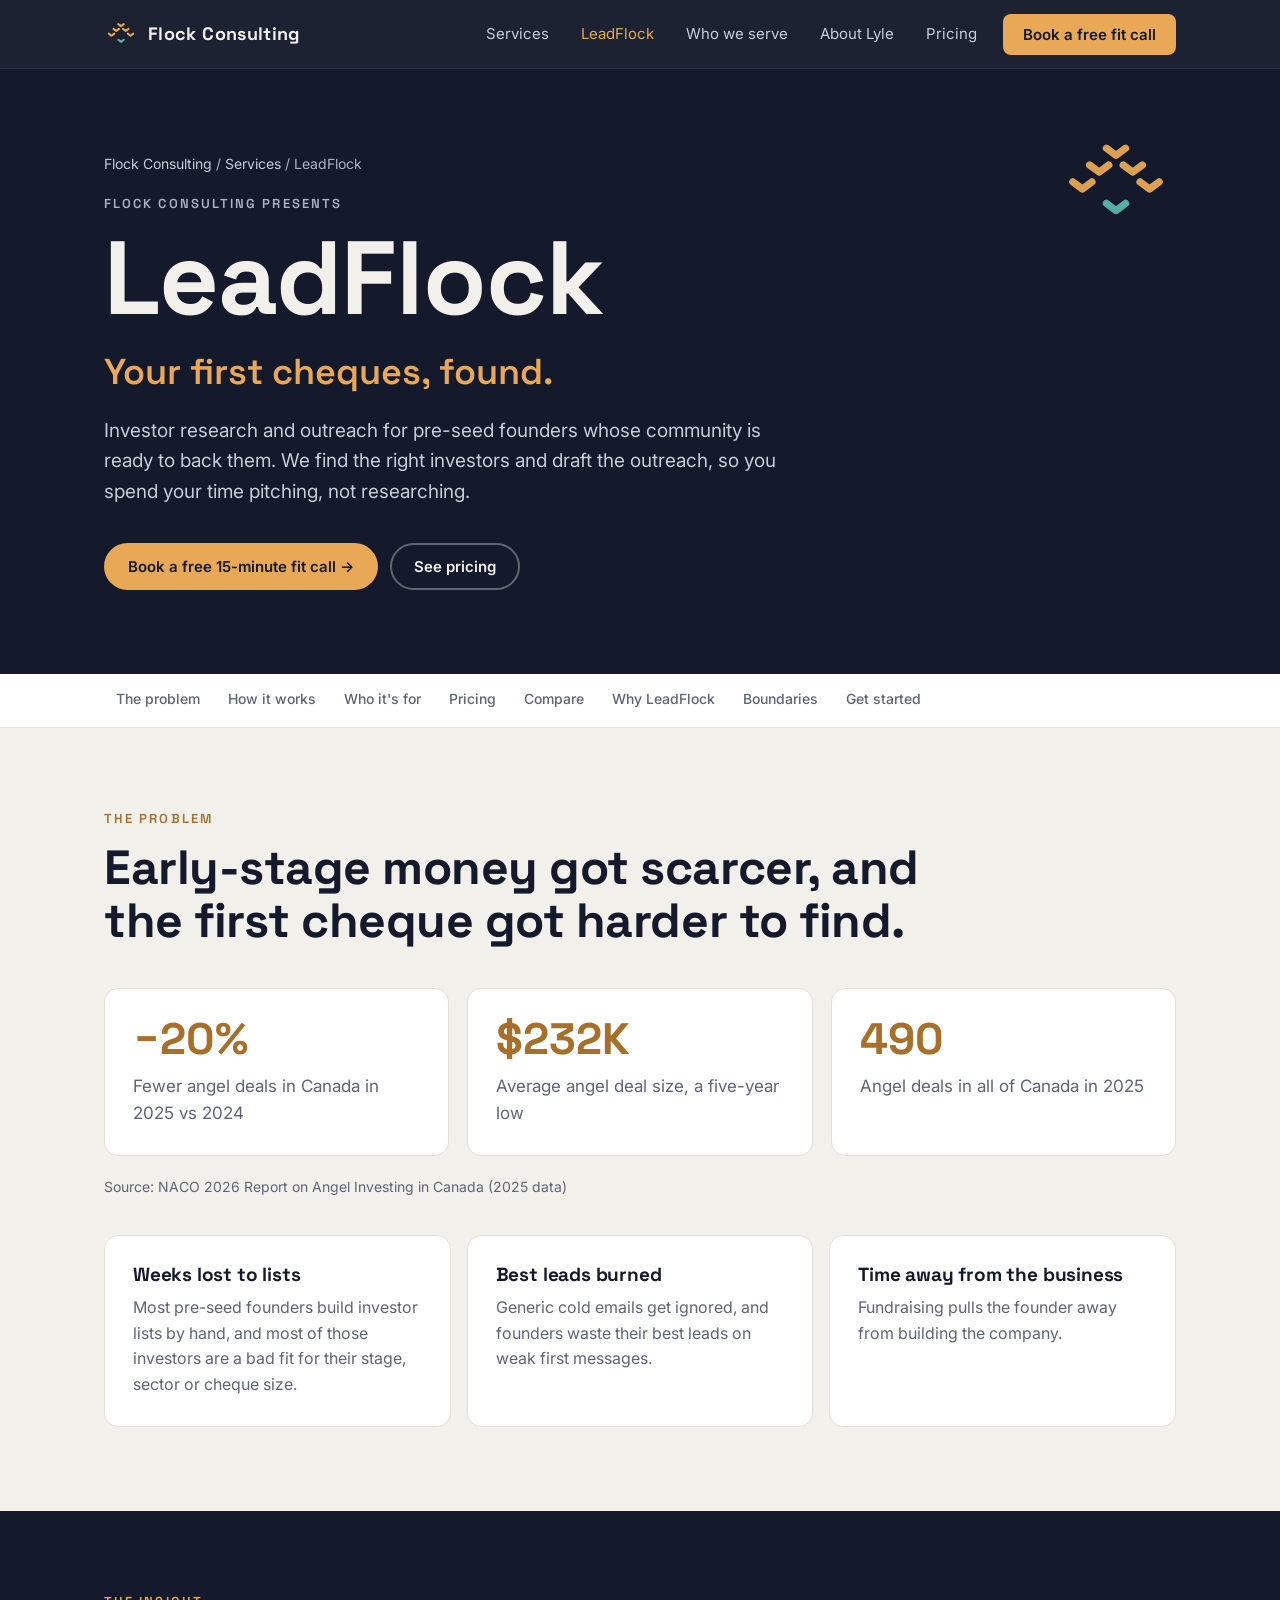
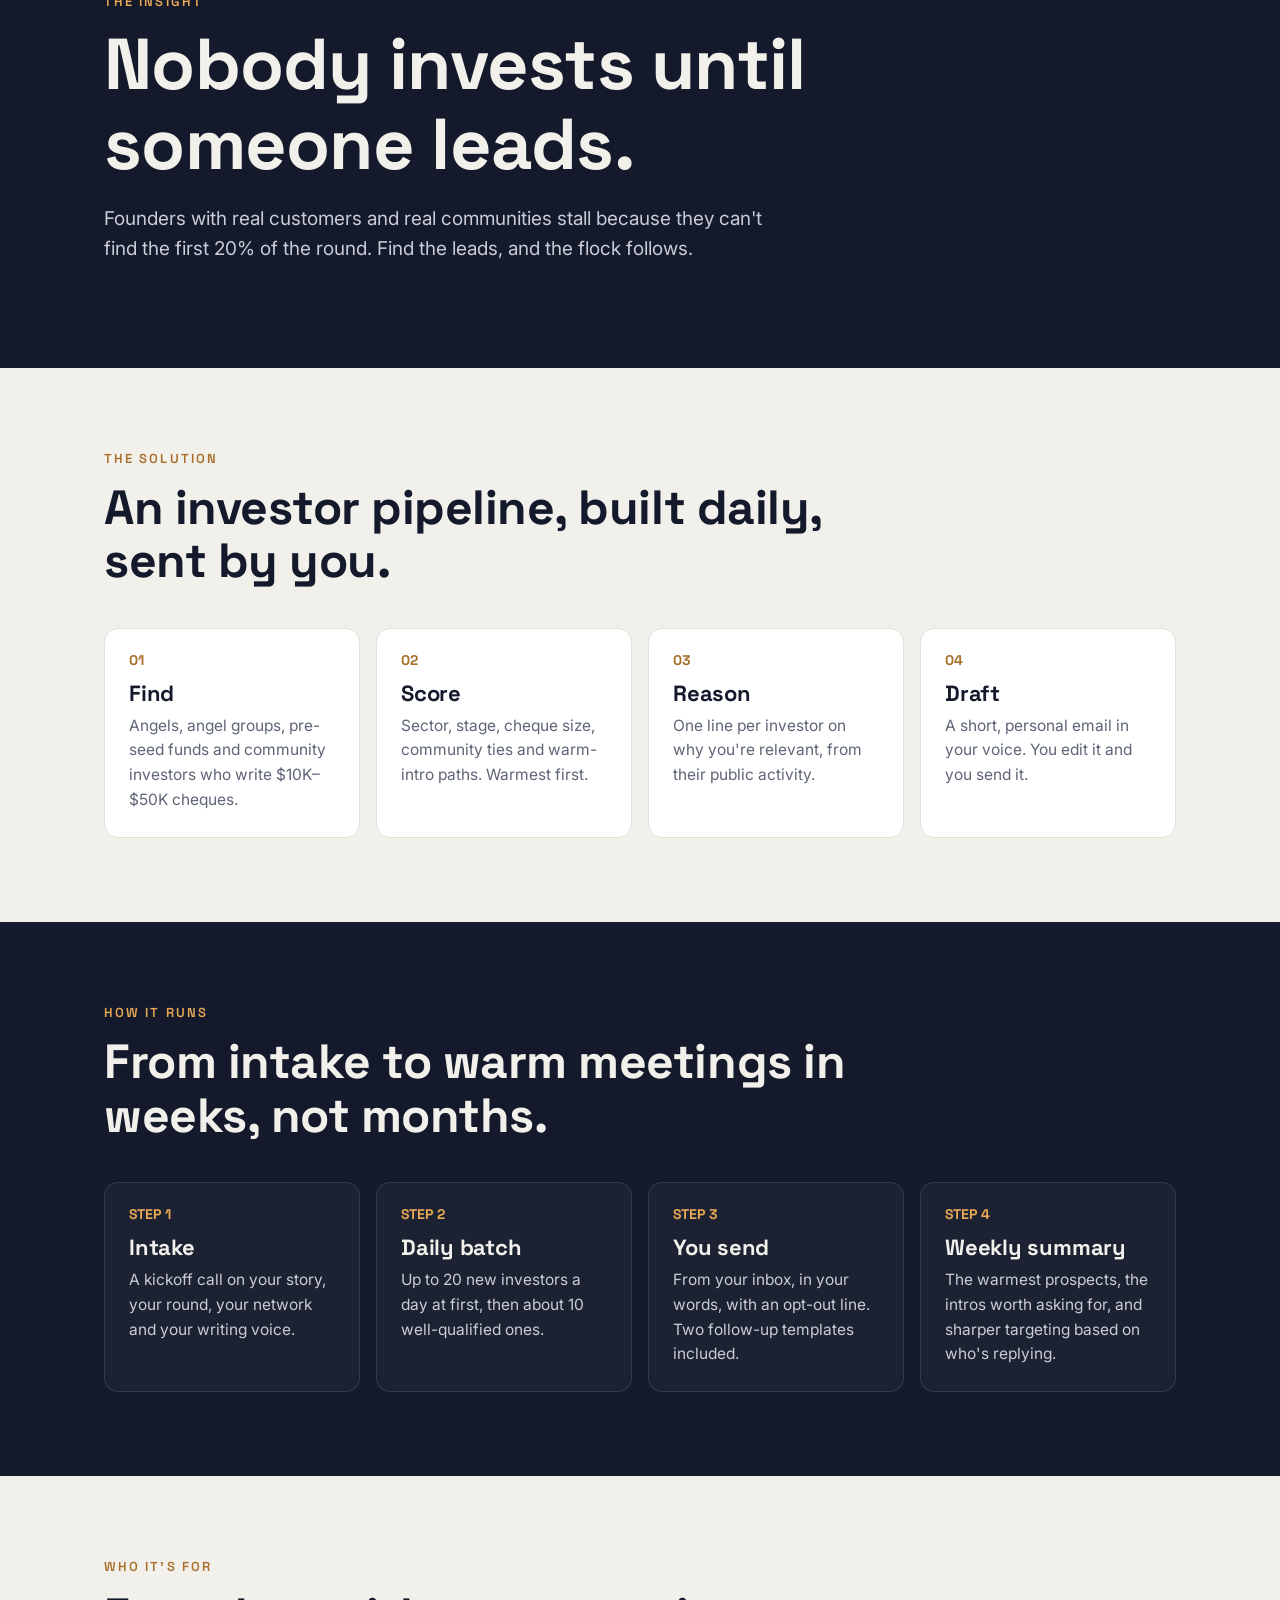
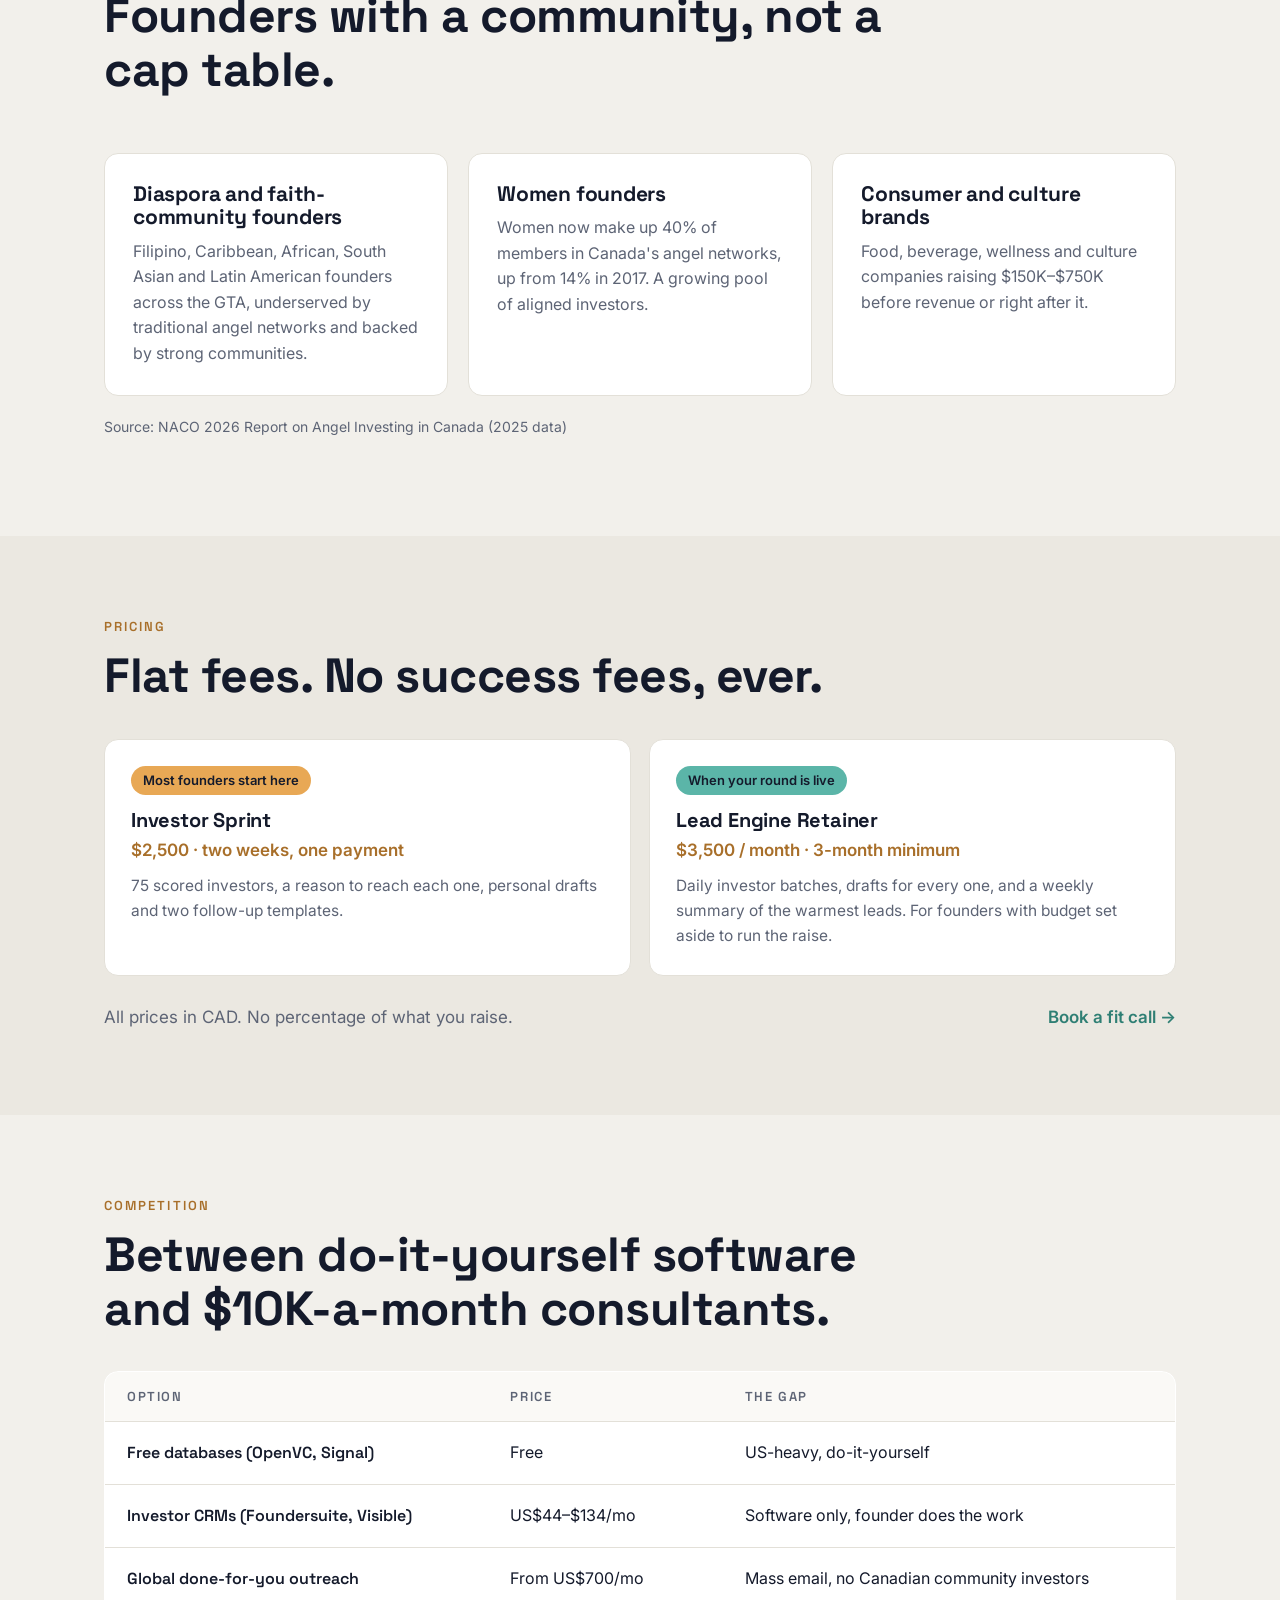
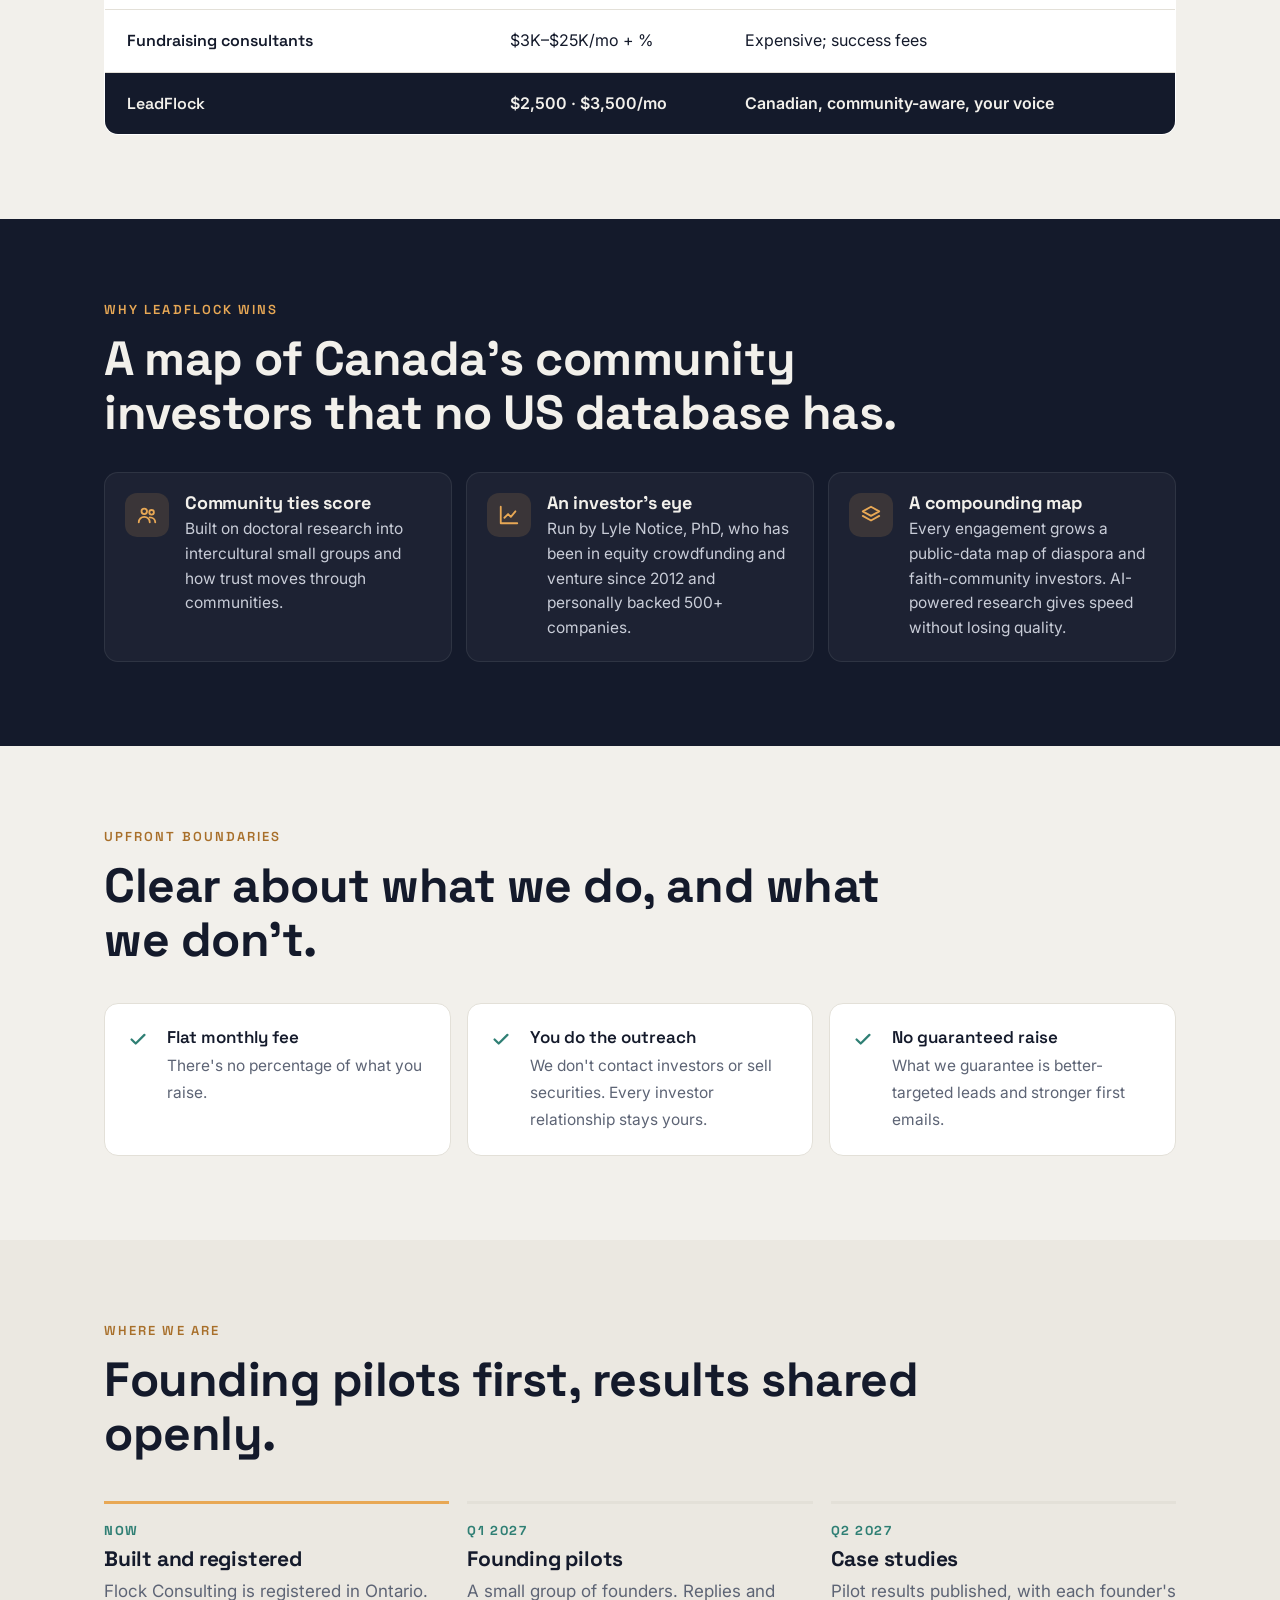
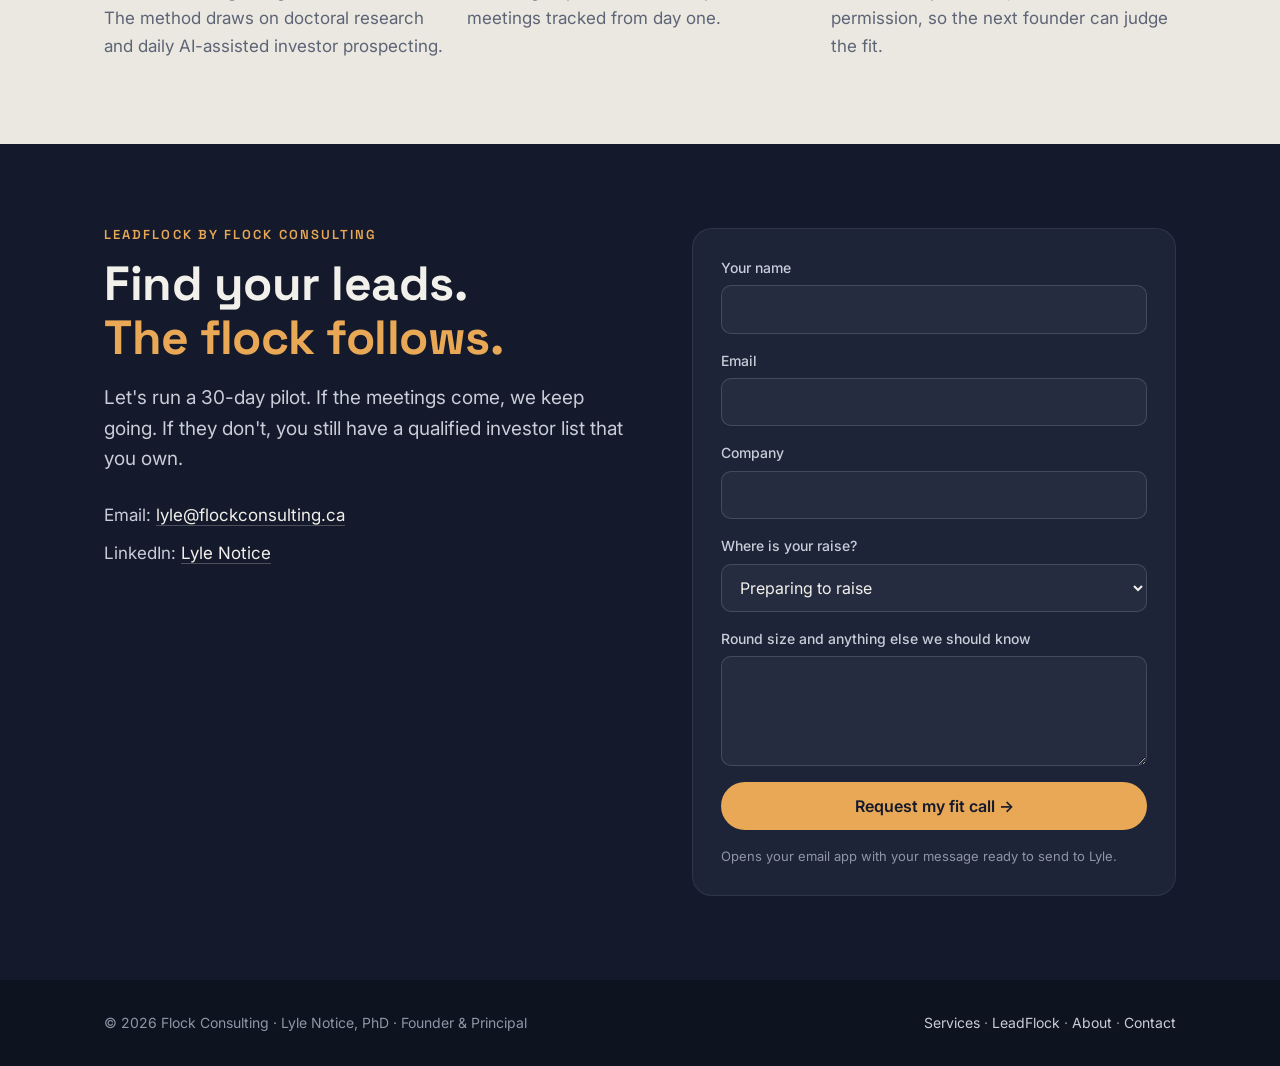
<file: leadflock.html>
<!doctype html>
<html lang="en">
<head>
<meta charset="utf-8">
<meta name="viewport" content="width=device-width, initial-scale=1">
<title>LeadFlock — Investor research for pre-seed founders | Flock Consulting</title>
<meta name="description" content="LeadFlock finds the angels, angel groups and community investors most likely to write your first $10K–$50K cheques, scores them, and drafts personal outreach in your voice. Flat fees, no success fees.">
<link rel="preconnect" href="https://fonts.googleapis.com">
<link rel="preconnect" href="https://fonts.gstatic.com" crossorigin>
<link href="https://fonts.googleapis.com/css2?family=Space+Grotesk:wght@500;600;700&family=Inter:wght@400;500;600&display=swap" rel="stylesheet">
<link rel="icon" href="data:image/svg+xml,%3Csvg xmlns='http://www.w3.org/2000/svg' viewBox='0 0 100 80'%3E%3Crect width='100' height='80' rx='14' fill='%23141a2b'/%3E%3Cg fill='none' stroke-width='7' stroke-linecap='round' stroke-linejoin='round'%3E%3Cg stroke='%23e8a855'%3E%3Cpath d='M44 14l6 5 6-5M32 27l6 5 6-5M56 27l6 5 6-5M20 40l6 5 6-5M68 40l6 5 6-5'/%3E%3C/g%3E%3Cpath stroke='%235bb5a8' d='M44 56l6 5 6-5'/%3E%3C/g%3E%3C/svg%3E">
<link rel="stylesheet" href="styles.css">
<style>html{scroll-padding-top:122px}</style>
</head>
<body class="lf">
<a class="skip" href="#main">Skip to content</a>

<svg width="0" height="0" style="position:absolute" aria-hidden="true">
  <symbol id="flock" viewBox="0 0 100 70">
    <g fill="none" stroke-width="6" stroke-linecap="round" stroke-linejoin="round">
      <path stroke="#e8a855" d="M42 6l8 6 8-6M28 20l8 6 8-6M56 20l8 6 8-6M14 34l8 6 8-6M70 34l8 6 8-6"/>
      <path stroke="#5bb5a8" d="M42 52l8 6 8-6"/>
    </g>
  </symbol>
  <symbol id="check" viewBox="0 0 24 24"><path fill="none" stroke="currentColor" stroke-width="2.4" stroke-linecap="round" stroke-linejoin="round" d="M5 12.5l4.5 4.5L19 7.5"/></symbol>
</svg>

<header>
  <nav class="wrap nav" aria-label="Main">
    <a class="brand" href="index.html"><svg width="34" height="24"><use href="#flock"/></svg>Flock Consulting</a>
    <button class="menu-btn" aria-expanded="false" aria-controls="menu" aria-label="Open menu">
      <svg width="26" height="26" viewBox="0 0 24 24" fill="none" stroke="currentColor" stroke-width="2" stroke-linecap="round"><path d="M4 7h16M4 12h16M4 17h16"/></svg>
    </button>
    <ul id="menu">
      <li><a href="index.html#services">Services</a></li>
      <li><a class="current" href="leadflock.html" aria-current="page">LeadFlock</a></li>
      <li><a href="index.html#who">Who we serve</a></li>
      <li><a href="index.html#about">About Lyle</a></li>
      <li><a href="index.html#start">Pricing</a></li>
      <li><a class="btn btn-amber" href="#contact">Book a free fit call</a></li>
    </ul>
  </nav>
</header>

<main id="main">
<!-- HERO -->
<section class="hero dark" id="top">
  <svg class="mark" viewBox="0 0 100 70" aria-hidden="true"><use href="#flock"/></svg>
  <div class="wrap">
    <div class="crumb"><a href="index.html">Flock Consulting</a> / <a href="index.html#services">Services</a> / LeadFlock</div>
    <div class="presents">Flock Consulting presents</div>
    <h1 class="big">LeadFlock</h1>
    <p class="sub">Your first cheques, found.</p>
    <p class="lead">Investor research and outreach for pre-seed founders whose community is ready to back them. We find the right investors and draft the outreach, so you spend your time pitching, not researching.</p>
    <div class="ctas">
      <a class="btn btn-amber" href="#contact">Book a free 15-minute fit call →</a>
      <a class="btn btn-ghost" href="#pricing">See pricing</a>
    </div>
  </div>
</section>

<nav class="subnav" aria-label="On this page">
  <ul>
    <li><a href="#problem">The problem</a></li>
    <li><a href="#solution">How it works</a></li>
    <li><a href="#for">Who it's for</a></li>
    <li><a href="#pricing">Pricing</a></li>
    <li><a href="#compare">Compare</a></li>
    <li><a href="#why">Why LeadFlock</a></li>
    <li><a href="#faq">Boundaries</a></li>
    <li><a href="#contact">Get started</a></li>
  </ul>
</nav>

<!-- PROBLEM -->
<section id="problem">
  <div class="wrap">
    <div class="eyebrow">The problem</div>
    <h2>Early-stage money got scarcer, and the first cheque got harder to find.</h2>
    <div class="stats">
      <div class="stat reveal"><b>−20%</b><span>Fewer angel deals in Canada in 2025 vs 2024</span></div>
      <div class="stat reveal"><b>$232K</b><span>Average angel deal size, a five-year low</span></div>
      <div class="stat reveal"><b>490</b><span>Angel deals in all of Canada in 2025</span></div>
    </div>
    <p class="source">Source: NACO 2026 Report on Angel Investing in Canada (2025 data)</p>
    <div class="list-cards">
      <div class="card reveal"><h3>Weeks lost to lists</h3><p>Most pre-seed founders build investor lists by hand, and most of those investors are a bad fit for their stage, sector or cheque size.</p></div>
      <div class="card reveal"><h3>Best leads burned</h3><p>Generic cold emails get ignored, and founders waste their best leads on weak first messages.</p></div>
      <div class="card reveal"><h3>Time away from the business</h3><p>Fundraising pulls the founder away from building the company.</p></div>
    </div>
  </div>
</section>

<!-- INSIGHT -->
<section class="dark">
  <div class="wrap">
    <div class="eyebrow">The insight</div>
    <h2 class="big-quote">Nobody invests until someone leads.</h2>
    <p class="lead">Founders with real customers and real communities stall because they can't find the first 20% of the round. Find the leads, and the flock follows.</p>
  </div>
</section>

<!-- SOLUTION -->
<section id="solution">
  <div class="wrap">
    <div class="eyebrow">The solution</div>
    <h2>An investor pipeline, built daily, sent by you.</h2>
    <div class="steps4">
      <div class="step4 reveal"><div class="n">01</div><h3>Find</h3><p>Angels, angel groups, pre-seed funds and community investors who write $10K–$50K cheques.</p></div>
      <div class="step4 reveal"><div class="n">02</div><h3>Score</h3><p>Sector, stage, cheque size, community ties and warm-intro paths. Warmest first.</p></div>
      <div class="step4 reveal"><div class="n">03</div><h3>Reason</h3><p>One line per investor on why you're relevant, from their public activity.</p></div>
      <div class="step4 reveal"><div class="n">04</div><h3>Draft</h3><p>A short, personal email in your voice. You edit it and you send it.</p></div>
    </div>
  </div>
</section>

<section class="dark">
  <div class="wrap">
    <div class="eyebrow">How it runs</div>
    <h2>From intake to warm meetings in weeks, not months.</h2>
    <div class="steps4">
      <div class="step4 reveal"><div class="n">STEP 1</div><h3>Intake</h3><p>A kickoff call on your story, your round, your network and your writing voice.</p></div>
      <div class="step4 reveal"><div class="n">STEP 2</div><h3>Daily batch</h3><p>Up to 20 new investors a day at first, then about 10 well-qualified ones.</p></div>
      <div class="step4 reveal"><div class="n">STEP 3</div><h3>You send</h3><p>From your inbox, in your words, with an opt-out line. Two follow-up templates included.</p></div>
      <div class="step4 reveal"><div class="n">STEP 4</div><h3>Weekly summary</h3><p>The warmest prospects, the intros worth asking for, and sharper targeting based on who's replying.</p></div>
    </div>
  </div>
</section>

<!-- WHO -->
<section id="for">
  <div class="wrap">
    <div class="eyebrow">Who it's for</div>
    <h2>Founders with a community, not a cap table.</h2>
    <div class="grid3">
      <div class="card reveal"><h3>Diaspora and faith-community founders</h3><p>Filipino, Caribbean, African, South Asian and Latin American founders across the GTA, underserved by traditional angel networks and backed by strong communities.</p></div>
      <div class="card reveal"><h3>Women founders</h3><p>Women now make up 40% of members in Canada's angel networks, up from 14% in 2017. A growing pool of aligned investors.</p></div>
      <div class="card reveal"><h3>Consumer and culture brands</h3><p>Food, beverage, wellness and culture companies raising $150K–$750K before revenue or right after it.</p></div>
    </div>
    <p class="source">Source: NACO 2026 Report on Angel Investing in Canada (2025 data)</p>
  </div>
</section>

<!-- PRICING -->
<section id="pricing" class="alt">
  <div class="wrap">
    <div class="eyebrow">Pricing</div>
    <h2>Flat fees. No success fees, ever.</h2>
    <div class="tiers" style="margin-top:36px">
      <div class="tier reveal"><span class="tag amber">Most founders start here</span><h4>Investor Sprint</h4><div class="price">$2,500 · two weeks, one payment</div><p>75 scored investors, a reason to reach each one, personal drafts and two follow-up templates.</p></div>
      <div class="tier reveal"><span class="tag teal">When your round is live</span><h4>Lead Engine Retainer</h4><div class="price">$3,500 / month · 3-month minimum</div><p>Daily investor batches, drafts for every one, and a weekly summary of the warmest leads. For founders with budget set aside to run the raise.</p></div>
    </div>
    <div class="svc-foot"><p>All prices in CAD. No percentage of what you raise.</p><a class="text-link" href="#contact">Book a fit call →</a></div>
  </div>
</section>

<!-- COMPARE -->
<section id="compare">
  <div class="wrap">
    <div class="eyebrow">Competition</div>
    <h2>Between do-it-yourself software and $10K-a-month consultants.</h2>
    <div class="tbl-wrap" style="margin-top:36px">
      <table class="compare">
        <thead><tr><th>Option</th><th>Price</th><th>The gap</th></tr></thead>
        <tbody>
          <tr><td>Free databases (OpenVC, Signal)</td><td>Free</td><td>US-heavy, do-it-yourself</td></tr>
          <tr><td>Investor CRMs (Foundersuite, Visible)</td><td>US$44–$134/mo</td><td>Software only, founder does the work</td></tr>
          <tr><td>Global done-for-you outreach</td><td>From US$700/mo</td><td>Mass email, no Canadian community investors</td></tr>
          <tr><td>Fundraising consultants</td><td>$3K–$25K/mo + %</td><td>Expensive; success fees</td></tr>
          <tr class="us"><td>LeadFlock</td><td>$2,500 · $3,500/mo</td><td>Canadian, community-aware, your voice</td></tr>
        </tbody>
      </table>
    </div>
  </div>
</section>

<!-- WHY -->
<section id="why" class="dark">
  <div class="wrap">
    <div class="eyebrow">Why LeadFlock wins</div>
    <h2>A map of Canada's community investors that no US database has.</h2>
    <div class="creds" style="max-width:none;grid-template-columns:repeat(auto-fit,minmax(280px,1fr))">
      <div class="cred reveal"><div class="ico"><svg width="22" height="22" viewBox="0 0 24 24" fill="none" stroke="currentColor" stroke-width="2" stroke-linecap="round" stroke-linejoin="round"><circle cx="9" cy="8" r="3"/><circle cx="17" cy="9" r="2.5"/><path d="M3 20c0-3.3 2.7-6 6-6s6 2.7 6 6M15 14.5c3 0 6 2 6 5.5"/></svg></div><div><h3>Community ties score</h3><p>Built on doctoral research into intercultural small groups and how trust moves through communities.</p></div></div>
      <div class="cred reveal"><div class="ico"><svg width="22" height="22" viewBox="0 0 24 24" fill="none" stroke="currentColor" stroke-width="2" stroke-linecap="round" stroke-linejoin="round"><path d="M3 3v18h18"/><path d="M7 15l4-4 3 3 5-6"/></svg></div><div><h3>An investor's eye</h3><p>Run by Lyle Notice, PhD, who has been in equity crowdfunding and venture since 2012 and personally backed 500+ companies.</p></div></div>
      <div class="cred reveal"><div class="ico"><svg width="22" height="22" viewBox="0 0 24 24" fill="none" stroke="currentColor" stroke-width="2" stroke-linecap="round" stroke-linejoin="round"><path d="M12 3l9 5-9 5-9-5z"/><path d="M3 13l9 5 9-5"/></svg></div><div><h3>A compounding map</h3><p>Every engagement grows a public-data map of diaspora and faith-community investors. AI-powered research gives speed without losing quality.</p></div></div>
    </div>
  </div>
</section>

<!-- BOUNDARIES -->
<section id="faq">
  <div class="wrap">
    <div class="eyebrow">Upfront boundaries</div>
    <h2>Clear about what we do, and what we don't.</h2>
    <div class="bounds">
      <div class="bound reveal"><svg width="22" height="22"><use href="#check"/></svg><div><b>Flat monthly fee</b><span>There's no percentage of what you raise.</span></div></div>
      <div class="bound reveal"><svg width="22" height="22"><use href="#check"/></svg><div><b>You do the outreach</b><span>We don't contact investors or sell securities. Every investor relationship stays yours.</span></div></div>
      <div class="bound reveal"><svg width="22" height="22"><use href="#check"/></svg><div><b>No guaranteed raise</b><span>What we guarantee is better-targeted leads and stronger first emails.</span></div></div>
    </div>
  </div>
</section>

<!-- ROADMAP -->
<section class="alt">
  <div class="wrap">
    <div class="eyebrow">Where we are</div>
    <h2>Founding pilots first, results shared openly.</h2>
    <div class="timeline">
      <div class="tl now reveal"><div class="when">Now</div><h3>Built and registered</h3><p>Flock Consulting is registered in Ontario. The method draws on doctoral research and daily AI-assisted investor prospecting.</p></div>
      <div class="tl reveal"><div class="when">Q1 2027</div><h3>Founding pilots</h3><p>A small group of founders. Replies and meetings tracked from day one.</p></div>
      <div class="tl reveal"><div class="when">Q2 2027</div><h3>Case studies</h3><p>Pilot results published, with each founder's permission, so the next founder can judge the fit.</p></div>
    </div>
  </div>
</section>

<!-- CONTACT -->
<section class="contact dark" id="contact">
  <div class="wrap contact-grid">
    <div>
      <div class="eyebrow">LeadFlock by Flock Consulting</div>
      <h2>Find your leads.<br><span>The flock follows.</span></h2>
      <p class="lead">Let's run a 30-day pilot. If the meetings come, we keep going. If they don't, you still have a qualified investor list that you own.</p>
      <div class="lines">
        <div>Email: <a href="mailto:lyle@flockconsulting.ca">lyle@flockconsulting.ca</a></div>
        <div>LinkedIn: <a href="https://www.linkedin.com/in/lyle-notice-373ba261" target="_blank" rel="noopener">Lyle Notice</a></div>
      </div>
    </div>
    <form id="fitform">
      <label>Your name<input name="name" required autocomplete="name"></label>
      <label>Email<input name="email" type="email" required autocomplete="email"></label>
      <label>Company<input name="org" autocomplete="organization"></label>
      <label>Where is your raise?
        <select name="stage">
          <option>Preparing to raise</option>
          <option>Round is live</option>
          <option>Just exploring</option>
        </select>
      </label>
      <label>Round size and anything else we should know<textarea name="msg"></textarea></label>
      <button class="btn btn-amber" type="submit">Request my fit call →</button>
      <small>Opens your email app with your message ready to send to Lyle.</small>
    </form>
  </div>
</section>
</main>

<footer>
  <div class="wrap">
    <span>© <span id="yr">2026</span> Flock Consulting · Lyle Notice, PhD · Founder &amp; Principal</span>
    <span><a href="index.html#services">Services</a> · <a href="leadflock.html">LeadFlock</a> · <a href="index.html#about">About</a> · <a href="mailto:lyle@flockconsulting.ca">Contact</a></span>
  </div>
</footer>

<script>
document.getElementById('yr').textContent = new Date().getFullYear();
const btn = document.querySelector('.menu-btn'), menu = document.getElementById('menu');
btn.addEventListener('click', () => { const o = menu.classList.toggle('open'); btn.setAttribute('aria-expanded', o); });
menu.querySelectorAll('a').forEach(a => a.addEventListener('click', () => { menu.classList.remove('open'); btn.setAttribute('aria-expanded', false); }));

document.getElementById('fitform').addEventListener('submit', e => {
  e.preventDefault();
  const d = new FormData(e.target);
  const body = `Name: ${d.get('name')}\nEmail: ${d.get('email')}\nCompany: ${d.get('org')}\nRaise: ${d.get('stage')}\n\n${d.get('msg')}`;
  location.href = 'mailto:lyle@flockconsulting.ca?subject=' + encodeURIComponent('LeadFlock fit call — ' + (d.get('org') || d.get('name'))) + '&body=' + encodeURIComponent(body);
});

// Highlight the current section in the on-page menu
const sub = [...document.querySelectorAll('.subnav a')];
const so = new IntersectionObserver(es => es.forEach(e => {
  if (e.isIntersecting) sub.forEach(l => l.classList.toggle('active', l.getAttribute('href') === '#' + e.target.id));
}), {rootMargin:'-45% 0px -50% 0px'});
document.querySelectorAll('section[id]').forEach(s => so.observe(s));

const ro = new IntersectionObserver(es => es.forEach(e => { if (e.isIntersecting) { e.target.classList.add('in'); ro.unobserve(e.target); } }), {threshold:.12});
document.querySelectorAll('.reveal').forEach(el => ro.observe(el));
</script>
</body>
</html>
</file>
<file: styles.css>
:root{
  --navy:#141a2b; --navy-2:#1d2438; --cream:#f2f0eb; --white:#fff;
  --amber:#e8a855; --amber-ink:#a86f2a; --teal:#5bb5a8; --teal-ink:#2f7f74;
  --ink:#141a2b; --muted:#5d6475; --line:#e3e0d8;
  --radius:14px; --max:1120px;
  --head:"Space Grotesk",system-ui,sans-serif; --body:"Inter",system-ui,sans-serif;
}
*{box-sizing:border-box}
html{scroll-behavior:smooth;scroll-padding-top:76px}
body{margin:0;background:var(--cream);color:var(--ink);font:400 17px/1.6 var(--body);-webkit-font-smoothing:antialiased}
h1,h2,h3,h4{font-family:var(--head);line-height:1.12;margin:0;letter-spacing:-.01em}
a{color:inherit}
img,svg{display:block}
.wrap{max-width:var(--max);margin:0 auto;padding:0 24px}
.eyebrow{font:600 13px/1 var(--head);letter-spacing:.16em;text-transform:uppercase;color:var(--amber-ink);margin-bottom:16px}
.dark .eyebrow{color:var(--amber)}
.lead{font-size:19px;color:var(--muted);max-width:680px}
.dark .lead{color:#c9cdd8}
section{padding:96px 0}
.dark{background:var(--navy);color:var(--cream)}
.btn{display:inline-flex;align-items:center;gap:8px;font:600 15px/1 var(--body);padding:14px 22px;border-radius:999px;text-decoration:none;border:2px solid transparent;transition:transform .15s,background .15s}
.btn:hover{transform:translateY(-1px)}
.btn-amber{background:var(--amber);color:var(--navy)}
.btn-amber:hover{background:#f0b766}
.btn-ghost{border-color:rgba(242,240,235,.35);color:var(--cream)}
.btn-ghost:hover{border-color:var(--cream)}
.btn-dark{background:var(--navy);color:var(--cream)}
:focus-visible{outline:3px solid var(--teal);outline-offset:3px;border-radius:6px}
.skip{position:absolute;left:-999px;top:8px;background:var(--amber);color:var(--navy);padding:8px 14px;border-radius:8px;z-index:100}
.skip:focus{left:8px}

/* Header */
header{position:sticky;top:0;z-index:50;background:rgba(20,26,43,.96);backdrop-filter:blur(8px);color:var(--cream);border-bottom:1px solid rgba(255,255,255,.06)}
.nav{display:flex;align-items:center;justify-content:space-between;height:68px}
.brand{display:flex;align-items:center;gap:10px;text-decoration:none;font:700 18px/1 var(--head);letter-spacing:.02em}
.nav ul{display:flex;gap:4px;list-style:none;margin:0;padding:0;align-items:center}
.nav ul a{display:block;padding:10px 14px;border-radius:8px;text-decoration:none;font-size:15px;color:#c9cdd8}
.nav ul a:hover,.nav ul a.active{color:var(--cream);background:rgba(255,255,255,.06)}
.nav ul .btn{margin-left:8px;padding:11px 18px;color:var(--navy)}
.menu-btn{display:none;background:none;border:0;color:var(--cream);padding:10px;cursor:pointer}
@media (max-width:1020px){
  .menu-btn{display:block}
  .nav ul{position:absolute;top:68px;left:0;right:0;flex-direction:column;align-items:stretch;background:var(--navy);padding:8px 16px 20px;gap:2px;display:none;border-bottom:1px solid rgba(255,255,255,.08)}
  .nav ul.open{display:flex}
  .nav ul a{padding:14px 12px;font-size:17px}
  .nav ul .btn{margin:10px 0 0;justify-content:center}
}

/* Hero */
.hero{padding:110px 0 120px;position:relative;overflow:hidden}
.hero h1{font-size:clamp(40px,6.4vw,76px);max-width:860px;margin-bottom:24px}
.hero .lead{margin-bottom:36px}
.hero .ctas{display:flex;flex-wrap:wrap;gap:12px}
.hero .mark{position:absolute;right:max(24px,calc((100vw - var(--max))/2 + 24px));top:72px;width:120px;opacity:.95}
@media (max-width:700px){.hero .mark{width:76px;top:32px}.hero{padding:120px 0 80px}}

/* Path finder */
.finder{background:var(--navy-2);color:var(--cream);padding:40px 0}
.finder h2{font-size:22px;margin-bottom:18px}
.paths{display:grid;grid-template-columns:repeat(5,1fr);gap:12px}
.path{background:rgba(255,255,255,.04);border:1px solid rgba(255,255,255,.1);border-radius:12px;padding:18px;text-decoration:none;display:flex;flex-direction:column;gap:6px;transition:border-color .15s,background .15s}
.path:hover{border-color:var(--amber);background:rgba(232,168,85,.08)}
.path b{font:600 16px/1.3 var(--head)}
.path span{font-size:14px;color:#aeb3c2}
.path i{font-style:normal;color:var(--amber);font-size:14px;font-weight:600;margin-top:auto;padding-top:8px}
@media (max-width:1000px){.paths{grid-template-columns:1fr 1fr}}
@media (max-width:560px){.paths{grid-template-columns:1fr}}

/* Insight + who */
.insight h2{font-size:clamp(32px,4.4vw,52px);max-width:760px;margin-bottom:22px}
.grid3{display:grid;grid-template-columns:repeat(3,1fr);gap:20px;margin-top:56px}
.card{background:var(--white);border:1px solid var(--line);border-radius:var(--radius);padding:28px}
.card h3{font-size:21px;margin-bottom:10px}
.card p{margin:0;color:var(--muted);font-size:16px}
.who-ico{width:44px;height:44px;border-radius:12px;display:grid;place-items:center;margin-bottom:18px;background:#fbf3e6;color:var(--amber-ink)}
@media (max-width:860px){.grid3{grid-template-columns:1fr}}

/* Services overview */
.svc-head{display:flex;justify-content:space-between;align-items:end;gap:24px;flex-wrap:wrap;margin-bottom:40px}
.svc-head h2{font-size:clamp(32px,4.4vw,52px)}
.filters{display:flex;flex-wrap:wrap;gap:8px}
.filters button{font:500 14px/1 var(--body);padding:10px 16px;border-radius:999px;border:1px solid var(--line);background:var(--white);color:var(--ink);cursor:pointer}
.filters button[aria-pressed=true]{background:var(--navy);color:var(--cream);border-color:var(--navy)}
.svc-list{display:grid;grid-template-columns:repeat(5,1fr);gap:14px}
.svc-tile{background:var(--white);border:1px solid var(--line);border-radius:var(--radius);padding:22px;text-decoration:none;display:flex;flex-direction:column;gap:8px;transition:opacity .2s,transform .15s,border-color .15s}
.svc-tile:hover{border-color:var(--amber);transform:translateY(-2px)}
.svc-tile .n{font:700 14px/1 var(--head);color:var(--amber-ink)}
.svc-tile h3{font-size:20px}
.svc-tile p{margin:0;color:var(--muted);font-size:15px}
.svc-tile .more{margin-top:auto;padding-top:12px;font-size:14px;font-weight:600;color:var(--teal-ink)}
.svc-tile.dim{opacity:.32}
@media (max-width:1000px){.svc-list{grid-template-columns:1fr 1fr}}
@media (max-width:560px){.svc-list{grid-template-columns:1fr}}
.product-card{margin-top:14px;display:flex;align-items:center;gap:24px;background:var(--navy);color:var(--cream);border-radius:var(--radius);padding:20px 24px;text-decoration:none;border:1px solid var(--navy);transition:transform .15s,border-color .15s}
.product-card:hover{border-color:var(--amber);transform:translateY(-2px)}
.product-card img{width:150px;height:auto;border-radius:10px;flex:none}
.product-txt{display:flex;flex-direction:column;gap:4px;flex:1;min-width:0}
.product-txt .n{font:600 12px/1 var(--head);letter-spacing:.14em;text-transform:uppercase;color:var(--amber)}
.product-txt b{font:600 20px/1.25 var(--head)}
.product-txt span:last-child{font-size:15px;color:#c9cdd8}
.product-card .more{font-size:14px;font-weight:600;color:var(--amber);white-space:nowrap}
@media (max-width:760px){.product-card{flex-direction:column;align-items:flex-start;gap:14px}}

/* Service detail */
.svc{padding:88px 0;border-top:1px solid var(--line)}
.svc.alt{background:#ebe8e1}
.svc h2{font-size:clamp(30px,4vw,46px);margin-bottom:18px;max-width:820px}
.svc .lead{margin-bottom:36px}
.tiers{display:grid;grid-template-columns:repeat(auto-fit,minmax(260px,1fr));gap:18px}
.tier{background:var(--white);border:1px solid var(--line);border-radius:var(--radius);padding:26px}
.tag{display:inline-block;font:600 13px/1 var(--body);padding:8px 12px;border-radius:999px;margin-bottom:14px}
.tag.amber{background:var(--amber);color:var(--navy)}
.tag.teal{background:var(--teal);color:var(--navy)}
.tier h4{font-size:20px;margin-bottom:6px}
.price{font-weight:600;color:var(--amber-ink);margin-bottom:10px}
.tier p{margin:0;color:var(--muted);font-size:15.5px}
.pillars{display:grid;grid-template-columns:repeat(4,1fr);gap:16px}
.pillar{background:var(--white);border:1px solid var(--line);border-radius:var(--radius);padding:24px;position:relative}
.pillar .step{font:700 13px/1 var(--head);color:var(--teal-ink);letter-spacing:.1em;margin-bottom:12px}
.pillar h4{font-size:22px;margin-bottom:8px}
.pillar p{margin:0;color:var(--muted);font-size:15.5px}
.letters{display:grid;grid-template-columns:repeat(5,1fr);gap:14px}
.letter{background:var(--white);border:1px solid var(--line);border-radius:var(--radius);padding:22px}
.letter b{display:block;font:700 54px/1 var(--head);color:var(--amber-ink);margin-bottom:12px}
.letter span{font:600 16px/1.3 var(--head)}
@media (max-width:900px){.pillars{grid-template-columns:1fr 1fr}.letters{grid-template-columns:repeat(3,1fr)}}
@media (max-width:520px){.pillars{grid-template-columns:1fr}.letters{grid-template-columns:1fr 1fr}}
.svc-foot{margin-top:28px;display:flex;flex-wrap:wrap;gap:16px 28px;align-items:center;justify-content:space-between}
.svc-foot p{margin:0;color:var(--muted);max-width:640px}
.svc-foot strong{color:var(--amber-ink)}
.text-link{font-weight:600;color:var(--teal-ink);text-decoration:none;white-space:nowrap}
.text-link:hover{text-decoration:underline}

/* About */
.about-grid{display:grid;grid-template-columns:1fr 1.4fr;gap:64px;align-items:start}
.portrait{background:var(--navy-2);border-radius:20px;aspect-ratio:4/5;display:grid;place-items:center;position:relative;overflow:hidden;border:1px solid rgba(255,255,255,.08)}
.portrait img{width:100%;height:100%;object-fit:cover;object-position:50% 30%}
.about h2{font-size:clamp(32px,4.2vw,50px);margin-bottom:10px}
.role{font:600 18px/1.3 var(--head);color:var(--teal);margin-bottom:22px}
.creds{display:grid;gap:14px;margin-top:32px}
.cred{display:grid;grid-template-columns:44px 1fr;gap:16px;padding:20px;border-radius:var(--radius);background:rgba(255,255,255,.04);border:1px solid rgba(255,255,255,.08)}
.cred .ico{width:44px;height:44px;border-radius:12px;background:rgba(232,168,85,.14);color:var(--amber);display:grid;place-items:center}
.cred h3{font-size:18px;margin-bottom:4px}
.cred p{margin:0;color:#c9cdd8;font-size:15.5px}
@media (max-width:860px){.about-grid{grid-template-columns:1fr;gap:36px}.portrait{max-width:340px;aspect-ratio:1}}

/* Start */
.start h2{font-size:clamp(32px,4.4vw,52px);margin-bottom:16px}
.steps{display:grid;grid-template-columns:repeat(3,1fr);gap:18px;margin:44px 0 56px}
.stepc{padding:26px;border-radius:var(--radius);background:var(--white);border:1px solid var(--line)}
.stepc .num{width:36px;height:36px;border-radius:50%;background:var(--navy);color:var(--amber);display:grid;place-items:center;font:700 16px/1 var(--head);margin-bottom:16px}
.stepc h3{font-size:19px;margin-bottom:6px}
.stepc p{margin:0;color:var(--muted);font-size:15.5px}
@media (max-width:860px){.steps{grid-template-columns:1fr}}
.offers{display:grid;grid-template-columns:1fr 1fr;gap:20px;margin:44px 0 28px}
.offer{display:flex;flex-direction:column;align-items:flex-start;padding:30px;border-radius:var(--radius);background:var(--white);border:1px solid var(--line)}
.offer.featured{border:2px solid var(--navy)}
.offer .who{font:600 13px/1.3 var(--head);letter-spacing:.14em;text-transform:uppercase;color:var(--amber-ink);margin-bottom:12px}
.offer h3{font-size:21px;margin-bottom:10px}
.offer p{margin:0;color:var(--muted);font-size:15.5px}
.offer .amt{font:700 28px/1.1 var(--head);margin:22px 0 10px}
.offer small{color:var(--muted);font-size:14px}
.offer .btn{margin-top:auto}
.offer .text-link{margin-top:auto;padding-top:20px}
.offer .amt + .btn{margin-top:14px}
.offers-note{margin:0;color:var(--muted);font-size:15px}
@media (max-width:760px){.offers{grid-template-columns:1fr}.offer{padding:24px}.offer .text-link{white-space:normal}}
table{width:100%;border-collapse:collapse;background:var(--white);border-radius:var(--radius);overflow:hidden;border:1px solid var(--line)}
th,td{text-align:left;padding:18px 22px;border-bottom:1px solid var(--line);font-size:16px}
th{font:600 13px/1 var(--head);letter-spacing:.12em;text-transform:uppercase;color:var(--muted);background:#faf9f6}
tr:last-child td{border-bottom:0}
td:first-child{font-weight:600;font-family:var(--head)}
td:last-child{color:var(--amber-ink);font-weight:600;white-space:nowrap}
.tbl-wrap{overflow-x:auto;border-radius:var(--radius)}
@media (max-width:600px){
  table,tbody,tr,td{display:block}
  thead{display:none}
  tr{padding:16px 18px;border-bottom:1px solid var(--line)}
  td{padding:2px 0;border:0}
  td:nth-child(2)::before{content:"First step: ";color:var(--muted)}
}

/* Contact */
.contact{padding:110px 0}
.contact h2{font-size:clamp(40px,6vw,72px);margin-bottom:28px}
.contact h2 span{color:var(--amber)}
.contact-grid{display:grid;grid-template-columns:1.1fr 1fr;gap:56px;align-items:start}
.contact .lines{margin-top:28px;display:grid;gap:10px;color:#c9cdd8}
.contact .lines a{color:var(--cream);text-decoration:none;border-bottom:1px solid rgba(242,240,235,.25)}
.contact .lines a:hover{border-color:var(--amber)}
form{background:var(--navy-2);border:1px solid rgba(255,255,255,.08);border-radius:20px;padding:28px;display:grid;gap:16px}
label{display:grid;gap:6px;font-size:14px;font-weight:500;color:#c9cdd8}
input,select,textarea{font:400 16px/1.4 var(--body);padding:12px 14px;border-radius:10px;border:1px solid rgba(255,255,255,.14);background:rgba(255,255,255,.04);color:var(--cream);width:100%}
select option{color:var(--ink)}
textarea{min-height:110px;resize:vertical}
input:focus,select:focus,textarea:focus{outline:none;border-color:var(--amber)}
form .btn{justify-content:center;border:0;cursor:pointer;font-size:16px;padding:16px}
form small{color:#8f95a6;font-size:13px}
@media (max-width:860px){.contact-grid{grid-template-columns:1fr}}

/* Booking popup */
#booking{width:min(920px,calc(100vw - 32px));max-height:calc(100vh - 32px);padding:24px;border:0;border-radius:20px;background:var(--cream);color:var(--ink);box-shadow:0 24px 80px rgba(0,0,0,.35)}
#booking[open]{display:flex;flex-direction:column}
#booking::backdrop{background:rgba(20,26,43,.7)}
.booking-head{display:flex;justify-content:space-between;align-items:center;gap:16px}
.booking-head h3{font-size:22px}
.booking-close{background:none;border:0;font-size:30px;line-height:1;color:var(--muted);cursor:pointer;padding:4px 8px}
.booking-sub{margin:6px 0 16px;color:var(--muted);font-size:15px}
#booking iframe{width:100%;height:600px;max-height:calc(100vh - 220px);border:1px solid var(--line);border-radius:var(--radius);background:var(--white)}
.booking-alt{margin:14px 0 0;font-size:14px;color:var(--muted)}
.booking-alt a{color:var(--teal-ink);font-weight:600}
@media (max-width:600px){#booking{padding:16px}.booking-head h3{font-size:19px}}

footer{background:#0e1320;color:#8f95a6;padding:32px 0;font-size:14px}
footer .wrap{display:flex;flex-wrap:wrap;justify-content:space-between;gap:12px}
footer a{color:#c9cdd8;text-decoration:none}
footer a:hover{color:var(--amber)}

.reveal{opacity:0;transform:translateY(14px);transition:opacity .6s,transform .6s}
.reveal.in{opacity:1;transform:none}
@media (prefers-reduced-motion:reduce){html{scroll-behavior:auto}.reveal{opacity:1;transform:none;transition:none}}

/* ---------- LeadFlock page ---------- */
.nav ul a.current{color:var(--amber)}
.crumb{font-size:14px;color:#aeb3c2;margin-bottom:22px}
.crumb a{color:#c9cdd8;text-decoration:none}
.crumb a:hover{color:var(--amber)}
.hero .presents{font:600 13px/1 var(--head);letter-spacing:.16em;text-transform:uppercase;color:#aeb3c2;margin-bottom:10px}
.hero .big{font-size:clamp(52px,9vw,104px);margin-bottom:14px}
.hero .sub{font:600 clamp(24px,3.4vw,36px)/1.2 var(--head);color:var(--amber);margin:0 0 22px}
.subnav{background:var(--white);border-bottom:1px solid var(--line);position:sticky;top:68px;z-index:40}
.subnav ul{list-style:none;margin:0 auto;padding:0 24px;max-width:var(--max);display:flex;gap:4px;overflow-x:auto;scrollbar-width:none}
.subnav ul::-webkit-scrollbar{display:none}
.subnav a{display:block;padding:14px 12px;font-size:14px;font-weight:500;color:var(--muted);text-decoration:none;white-space:nowrap;border-bottom:2px solid transparent}
.subnav a:hover,.subnav a.active{color:var(--ink);border-bottom-color:var(--amber)}
.lf section{padding:84px 0}
.lf h2{font-size:clamp(30px,4.2vw,48px);max-width:820px;margin-bottom:18px}
.lf .alt{background:#ebe8e1}
.stats{display:grid;grid-template-columns:repeat(3,1fr);gap:18px;margin-top:40px}
.stat{background:var(--white);border:1px solid var(--line);border-radius:var(--radius);padding:28px}
.stat b{display:block;font:700 44px/1 var(--head);color:var(--amber-ink);margin-bottom:12px}
.stat span{color:var(--muted)}
.source{margin-top:20px;font-size:14px;color:var(--muted)}
.big-quote{font-size:clamp(40px,6vw,72px)!important}
.steps4{display:grid;grid-template-columns:repeat(4,1fr);gap:16px;margin-top:40px}
.step4{background:var(--white);border:1px solid var(--line);border-radius:var(--radius);padding:24px}
.step4 .n{font:700 14px/1 var(--head);color:var(--amber-ink);margin-bottom:14px}
.step4 h3{font-size:22px;margin-bottom:8px}
.step4 p{margin:0;color:var(--muted);font-size:15.5px}
.dark .step4{background:rgba(255,255,255,.04);border-color:rgba(255,255,255,.1)}
.dark .step4 .n{color:var(--amber)}
.dark .step4 p{color:#c9cdd8}
@media (max-width:900px){.stats{grid-template-columns:1fr}.steps4{grid-template-columns:1fr 1fr}}
@media (max-width:520px){.steps4{grid-template-columns:1fr}}
.list-cards{display:grid;grid-template-columns:repeat(auto-fit,minmax(240px,1fr));gap:16px;margin-top:36px}
.list-cards .card h3{font-size:19px}
table.compare td:last-child{color:var(--ink);font-weight:400;white-space:normal}
table.compare td:nth-child(2){white-space:nowrap}
table.compare tr.us td{background:var(--navy);color:var(--cream);font-weight:600}
@media (max-width:600px){
  table.compare td:nth-child(2)::before{content:"Price: "}
  table.compare td:nth-child(3)::before{content:"The gap: ";color:var(--muted)}
  table.compare tr.us td:nth-child(3)::before{color:#aeb3c2}
  table.compare tr.us{background:var(--navy)}
}
.timeline{display:grid;grid-template-columns:repeat(3,1fr);gap:18px;margin-top:40px}
.tl{border-top:3px solid var(--line);padding-top:20px}
.tl.now{border-top-color:var(--amber)}
.tl .when{font:700 13px/1 var(--head);letter-spacing:.12em;text-transform:uppercase;color:var(--teal-ink);margin-bottom:10px}
.tl h3{font-size:21px;margin-bottom:8px}
.tl p{margin:0;color:var(--muted)}
@media (max-width:800px){.timeline{grid-template-columns:1fr}}
.bounds{display:grid;grid-template-columns:repeat(3,1fr);gap:16px;margin-top:36px}
.bound{display:grid;grid-template-columns:28px 1fr;gap:12px;align-items:start;padding:22px;border-radius:var(--radius);background:var(--white);border:1px solid var(--line)}
.bound svg{color:var(--teal-ink);margin-top:2px}
.bound b{display:block;font:600 17px/1.3 var(--head);margin-bottom:4px}
.bound span{color:var(--muted);font-size:15.5px}
@media (max-width:800px){.bounds{grid-template-columns:1fr}}
</file>
<file: flock-site/styles.css>
:root{
  --navy:#141a2b; --navy-2:#1d2438; --cream:#f2f0eb; --white:#fff;
  --amber:#e8a855; --amber-ink:#a86f2a; --teal:#5bb5a8; --teal-ink:#2f7f74;
  --ink:#141a2b; --muted:#5d6475; --line:#e3e0d8;
  --radius:14px; --max:1120px;
  --head:"Space Grotesk",system-ui,sans-serif; --body:"Inter",system-ui,sans-serif;
}
*{box-sizing:border-box}
html{scroll-behavior:smooth;scroll-padding-top:76px}
body{margin:0;background:var(--cream);color:var(--ink);font:400 17px/1.6 var(--body);-webkit-font-smoothing:antialiased}
h1,h2,h3,h4{font-family:var(--head);line-height:1.12;margin:0;letter-spacing:-.01em}
a{color:inherit}
img,svg{display:block}
.wrap{max-width:var(--max);margin:0 auto;padding:0 24px}
.eyebrow{font:600 13px/1 var(--head);letter-spacing:.16em;text-transform:uppercase;color:var(--amber-ink);margin-bottom:16px}
.dark .eyebrow{color:var(--amber)}
.lead{font-size:19px;color:var(--muted);max-width:680px}
.dark .lead{color:#c9cdd8}
section{padding:96px 0}
.dark{background:var(--navy);color:var(--cream)}
.btn{display:inline-flex;align-items:center;gap:8px;font:600 15px/1 var(--body);padding:14px 22px;border-radius:999px;text-decoration:none;border:2px solid transparent;transition:transform .15s,background .15s}
.btn:hover{transform:translateY(-1px)}
.btn-amber{background:var(--amber);color:var(--navy)}
.btn-amber:hover{background:#f0b766}
.btn-ghost{border-color:rgba(242,240,235,.35);color:var(--cream)}
.btn-ghost:hover{border-color:var(--cream)}
.btn-dark{background:var(--navy);color:var(--cream)}
:focus-visible{outline:3px solid var(--teal);outline-offset:3px;border-radius:6px}
.skip{position:absolute;left:-999px;top:8px;background:var(--amber);color:var(--navy);padding:8px 14px;border-radius:8px;z-index:100}
.skip:focus{left:8px}

/* Header */
header{position:sticky;top:0;z-index:50;background:rgba(20,26,43,.96);backdrop-filter:blur(8px);color:var(--cream);border-bottom:1px solid rgba(255,255,255,.06)}
.nav{display:flex;align-items:center;justify-content:space-between;height:68px}
.brand{display:flex;align-items:center;gap:10px;text-decoration:none;font:700 18px/1 var(--head);letter-spacing:.02em}
.nav ul{display:flex;gap:4px;list-style:none;margin:0;padding:0;align-items:center}
.nav ul a{display:block;padding:10px 14px;border-radius:8px;text-decoration:none;font-size:15px;color:#c9cdd8}
.nav ul a:hover,.nav ul a.active{color:var(--cream);background:rgba(255,255,255,.06)}
.nav ul .btn{margin-left:8px;padding:11px 18px;color:var(--navy)}
.menu-btn{display:none;background:none;border:0;color:var(--cream);padding:10px;cursor:pointer}
@media (max-width:1020px){
  .menu-btn{display:block}
  .nav ul{position:absolute;top:68px;left:0;right:0;flex-direction:column;align-items:stretch;background:var(--navy);padding:8px 16px 20px;gap:2px;display:none;border-bottom:1px solid rgba(255,255,255,.08)}
  .nav ul.open{display:flex}
  .nav ul a{padding:14px 12px;font-size:17px}
  .nav ul .btn{margin:10px 0 0;justify-content:center}
}

/* Hero */
.hero{padding:110px 0 120px;position:relative;overflow:hidden}
.hero h1{font-size:clamp(40px,6.4vw,76px);max-width:860px;margin-bottom:24px}
.hero .lead{margin-bottom:36px}
.hero .ctas{display:flex;flex-wrap:wrap;gap:12px}
.hero .mark{position:absolute;right:max(24px,calc((100vw - var(--max))/2 + 24px));top:72px;width:120px;opacity:.95}
@media (max-width:700px){.hero .mark{width:76px;top:32px}.hero{padding:120px 0 80px}}

/* Path finder */
.finder{background:var(--navy-2);color:var(--cream);padding:40px 0}
.finder h2{font-size:22px;margin-bottom:18px}
.paths{display:grid;grid-template-columns:repeat(5,1fr);gap:12px}
.path{background:rgba(255,255,255,.04);border:1px solid rgba(255,255,255,.1);border-radius:12px;padding:18px;text-decoration:none;display:flex;flex-direction:column;gap:6px;transition:border-color .15s,background .15s}
.path:hover{border-color:var(--amber);background:rgba(232,168,85,.08)}
.path b{font:600 16px/1.3 var(--head)}
.path span{font-size:14px;color:#aeb3c2}
.path i{font-style:normal;color:var(--amber);font-size:14px;font-weight:600;margin-top:auto;padding-top:8px}
@media (max-width:1000px){.paths{grid-template-columns:1fr 1fr}}
@media (max-width:560px){.paths{grid-template-columns:1fr}}

/* Insight + who */
.insight h2{font-size:clamp(32px,4.4vw,52px);max-width:760px;margin-bottom:22px}
.grid3{display:grid;grid-template-columns:repeat(3,1fr);gap:20px;margin-top:56px}
.card{background:var(--white);border:1px solid var(--line);border-radius:var(--radius);padding:28px}
.card h3{font-size:21px;margin-bottom:10px}
.card p{margin:0;color:var(--muted);font-size:16px}
.who-ico{width:44px;height:44px;border-radius:12px;display:grid;place-items:center;margin-bottom:18px;background:#fbf3e6;color:var(--amber-ink)}
@media (max-width:860px){.grid3{grid-template-columns:1fr}}

/* Services overview */
.svc-head{display:flex;justify-content:space-between;align-items:end;gap:24px;flex-wrap:wrap;margin-bottom:40px}
.svc-head h2{font-size:clamp(32px,4.4vw,52px)}
.filters{display:flex;flex-wrap:wrap;gap:8px}
.filters button{font:500 14px/1 var(--body);padding:10px 16px;border-radius:999px;border:1px solid var(--line);background:var(--white);color:var(--ink);cursor:pointer}
.filters button[aria-pressed=true]{background:var(--navy);color:var(--cream);border-color:var(--navy)}
.svc-list{display:grid;grid-template-columns:repeat(5,1fr);gap:14px}
.svc-tile{background:var(--white);border:1px solid var(--line);border-radius:var(--radius);padding:22px;text-decoration:none;display:flex;flex-direction:column;gap:8px;transition:opacity .2s,transform .15s,border-color .15s}
.svc-tile:hover{border-color:var(--amber);transform:translateY(-2px)}
.svc-tile .n{font:700 14px/1 var(--head);color:var(--amber-ink)}
.svc-tile h3{font-size:20px}
.svc-tile p{margin:0;color:var(--muted);font-size:15px}
.svc-tile .more{margin-top:auto;padding-top:12px;font-size:14px;font-weight:600;color:var(--teal-ink)}
.svc-tile.dim{opacity:.32}
@media (max-width:1000px){.svc-list{grid-template-columns:1fr 1fr}}
@media (max-width:560px){.svc-list{grid-template-columns:1fr}}

/* Service detail */
.svc{padding:88px 0;border-top:1px solid var(--line)}
.svc.alt{background:#ebe8e1}
.svc h2{font-size:clamp(30px,4vw,46px);margin-bottom:18px;max-width:820px}
.svc .lead{margin-bottom:36px}
.tiers{display:grid;grid-template-columns:repeat(auto-fit,minmax(260px,1fr));gap:18px}
.tier{background:var(--white);border:1px solid var(--line);border-radius:var(--radius);padding:26px}
.tag{display:inline-block;font:600 13px/1 var(--body);padding:8px 12px;border-radius:999px;margin-bottom:14px}
.tag.amber{background:var(--amber);color:var(--navy)}
.tag.teal{background:var(--teal);color:var(--navy)}
.tier h4{font-size:20px;margin-bottom:6px}
.price{font-weight:600;color:var(--amber-ink);margin-bottom:10px}
.tier p{margin:0;color:var(--muted);font-size:15.5px}
.pillars{display:grid;grid-template-columns:repeat(4,1fr);gap:16px}
.pillar{background:var(--white);border:1px solid var(--line);border-radius:var(--radius);padding:24px;position:relative}
.pillar .step{font:700 13px/1 var(--head);color:var(--teal-ink);letter-spacing:.1em;margin-bottom:12px}
.pillar h4{font-size:22px;margin-bottom:8px}
.pillar p{margin:0;color:var(--muted);font-size:15.5px}
.letters{display:grid;grid-template-columns:repeat(5,1fr);gap:14px}
.letter{background:var(--white);border:1px solid var(--line);border-radius:var(--radius);padding:22px}
.letter b{display:block;font:700 54px/1 var(--head);color:var(--amber-ink);margin-bottom:12px}
.letter span{font:600 16px/1.3 var(--head)}
@media (max-width:900px){.pillars{grid-template-columns:1fr 1fr}.letters{grid-template-columns:repeat(3,1fr)}}
@media (max-width:520px){.pillars{grid-template-columns:1fr}.letters{grid-template-columns:1fr 1fr}}
.svc-foot{margin-top:28px;display:flex;flex-wrap:wrap;gap:16px 28px;align-items:center;justify-content:space-between}
.svc-foot p{margin:0;color:var(--muted);max-width:640px}
.svc-foot strong{color:var(--amber-ink)}
.text-link{font-weight:600;color:var(--teal-ink);text-decoration:none;white-space:nowrap}
.text-link:hover{text-decoration:underline}

/* About */
.about-grid{display:grid;grid-template-columns:1fr 1.4fr;gap:64px;align-items:start}
.portrait{background:var(--navy-2);border-radius:20px;aspect-ratio:4/5;display:grid;place-items:center;position:relative;overflow:hidden;border:1px solid rgba(255,255,255,.08)}
.portrait img{width:100%;height:100%;object-fit:cover;object-position:50% 30%}
.about h2{font-size:clamp(32px,4.2vw,50px);margin-bottom:10px}
.role{font:600 18px/1.3 var(--head);color:var(--teal);margin-bottom:22px}
.creds{display:grid;gap:14px;margin-top:32px}
.cred{display:grid;grid-template-columns:44px 1fr;gap:16px;padding:20px;border-radius:var(--radius);background:rgba(255,255,255,.04);border:1px solid rgba(255,255,255,.08)}
.cred .ico{width:44px;height:44px;border-radius:12px;background:rgba(232,168,85,.14);color:var(--amber);display:grid;place-items:center}
.cred h3{font-size:18px;margin-bottom:4px}
.cred p{margin:0;color:#c9cdd8;font-size:15.5px}
@media (max-width:860px){.about-grid{grid-template-columns:1fr;gap:36px}.portrait{max-width:340px;aspect-ratio:1}}

/* Start */
.start h2{font-size:clamp(32px,4.4vw,52px);margin-bottom:16px}
.steps{display:grid;grid-template-columns:repeat(3,1fr);gap:18px;margin:44px 0 56px}
.stepc{padding:26px;border-radius:var(--radius);background:var(--white);border:1px solid var(--line)}
.stepc .num{width:36px;height:36px;border-radius:50%;background:var(--navy);color:var(--amber);display:grid;place-items:center;font:700 16px/1 var(--head);margin-bottom:16px}
.stepc h3{font-size:19px;margin-bottom:6px}
.stepc p{margin:0;color:var(--muted);font-size:15.5px}
@media (max-width:860px){.steps{grid-template-columns:1fr}}
table{width:100%;border-collapse:collapse;background:var(--white);border-radius:var(--radius);overflow:hidden;border:1px solid var(--line)}
th,td{text-align:left;padding:18px 22px;border-bottom:1px solid var(--line);font-size:16px}
th{font:600 13px/1 var(--head);letter-spacing:.12em;text-transform:uppercase;color:var(--muted);background:#faf9f6}
tr:last-child td{border-bottom:0}
td:first-child{font-weight:600;font-family:var(--head)}
td:last-child{color:var(--amber-ink);font-weight:600;white-space:nowrap}
.tbl-wrap{overflow-x:auto;border-radius:var(--radius)}
@media (max-width:600px){
  table,tbody,tr,td{display:block}
  thead{display:none}
  tr{padding:16px 18px;border-bottom:1px solid var(--line)}
  td{padding:2px 0;border:0}
  td:nth-child(2)::before{content:"First step: ";color:var(--muted)}
}

/* Contact */
.contact{padding:110px 0}
.contact h2{font-size:clamp(40px,6vw,72px);margin-bottom:28px}
.contact h2 span{color:var(--amber)}
.contact-grid{display:grid;grid-template-columns:1.1fr 1fr;gap:56px;align-items:start}
.contact .lines{margin-top:28px;display:grid;gap:10px;color:#c9cdd8}
.contact .lines a{color:var(--cream);text-decoration:none;border-bottom:1px solid rgba(242,240,235,.25)}
.contact .lines a:hover{border-color:var(--amber)}
form{background:var(--navy-2);border:1px solid rgba(255,255,255,.08);border-radius:20px;padding:28px;display:grid;gap:16px}
label{display:grid;gap:6px;font-size:14px;font-weight:500;color:#c9cdd8}
input,select,textarea{font:400 16px/1.4 var(--body);padding:12px 14px;border-radius:10px;border:1px solid rgba(255,255,255,.14);background:rgba(255,255,255,.04);color:var(--cream);width:100%}
select option{color:var(--ink)}
textarea{min-height:110px;resize:vertical}
input:focus,select:focus,textarea:focus{outline:none;border-color:var(--amber)}
form .btn{justify-content:center;border:0;cursor:pointer;font-size:16px;padding:16px}
form small{color:#8f95a6;font-size:13px}
@media (max-width:860px){.contact-grid{grid-template-columns:1fr}}

footer{background:#0e1320;color:#8f95a6;padding:32px 0;font-size:14px}
footer .wrap{display:flex;flex-wrap:wrap;justify-content:space-between;gap:12px}
footer a{color:#c9cdd8;text-decoration:none}
footer a:hover{color:var(--amber)}

.reveal{opacity:0;transform:translateY(14px);transition:opacity .6s,transform .6s}
.reveal.in{opacity:1;transform:none}
@media (prefers-reduced-motion:reduce){html{scroll-behavior:auto}.reveal{opacity:1;transform:none;transition:none}}

/* ---------- LeadFlock page ---------- */
.nav ul a.current{color:var(--amber)}
.crumb{font-size:14px;color:#aeb3c2;margin-bottom:22px}
.crumb a{color:#c9cdd8;text-decoration:none}
.crumb a:hover{color:var(--amber)}
.hero .presents{font:600 13px/1 var(--head);letter-spacing:.16em;text-transform:uppercase;color:#aeb3c2;margin-bottom:10px}
.hero .big{font-size:clamp(52px,9vw,104px);margin-bottom:14px}
.hero .sub{font:600 clamp(24px,3.4vw,36px)/1.2 var(--head);color:var(--amber);margin:0 0 22px}
.subnav{background:var(--white);border-bottom:1px solid var(--line);position:sticky;top:68px;z-index:40}
.subnav ul{list-style:none;margin:0 auto;padding:0 24px;max-width:var(--max);display:flex;gap:4px;overflow-x:auto;scrollbar-width:none}
.subnav ul::-webkit-scrollbar{display:none}
.subnav a{display:block;padding:14px 12px;font-size:14px;font-weight:500;color:var(--muted);text-decoration:none;white-space:nowrap;border-bottom:2px solid transparent}
.subnav a:hover,.subnav a.active{color:var(--ink);border-bottom-color:var(--amber)}
.lf section{padding:84px 0}
.lf h2{font-size:clamp(30px,4.2vw,48px);max-width:820px;margin-bottom:18px}
.lf .alt{background:#ebe8e1}
.stats{display:grid;grid-template-columns:repeat(3,1fr);gap:18px;margin-top:40px}
.stat{background:var(--white);border:1px solid var(--line);border-radius:var(--radius);padding:28px}
.stat b{display:block;font:700 44px/1 var(--head);color:var(--amber-ink);margin-bottom:12px}
.stat span{color:var(--muted)}
.source{margin-top:20px;font-size:14px;color:var(--muted)}
.big-quote{font-size:clamp(40px,6vw,72px)!important}
.steps4{display:grid;grid-template-columns:repeat(4,1fr);gap:16px;margin-top:40px}
.step4{background:var(--white);border:1px solid var(--line);border-radius:var(--radius);padding:24px}
.step4 .n{font:700 14px/1 var(--head);color:var(--amber-ink);margin-bottom:14px}
.step4 h3{font-size:22px;margin-bottom:8px}
.step4 p{margin:0;color:var(--muted);font-size:15.5px}
.dark .step4{background:rgba(255,255,255,.04);border-color:rgba(255,255,255,.1)}
.dark .step4 .n{color:var(--amber)}
.dark .step4 p{color:#c9cdd8}
@media (max-width:900px){.stats{grid-template-columns:1fr}.steps4{grid-template-columns:1fr 1fr}}
@media (max-width:520px){.steps4{grid-template-columns:1fr}}
.list-cards{display:grid;grid-template-columns:repeat(auto-fit,minmax(240px,1fr));gap:16px;margin-top:36px}
.list-cards .card h3{font-size:19px}
table.compare td:last-child{color:var(--ink);font-weight:400;white-space:normal}
table.compare td:nth-child(2){white-space:nowrap}
table.compare tr.us td{background:var(--navy);color:var(--cream);font-weight:600}
@media (max-width:600px){
  table.compare td:nth-child(2)::before{content:"Price: "}
  table.compare td:nth-child(3)::before{content:"The gap: ";color:var(--muted)}
  table.compare tr.us td:nth-child(3)::before{color:#aeb3c2}
  table.compare tr.us{background:var(--navy)}
}
.timeline{display:grid;grid-template-columns:repeat(3,1fr);gap:18px;margin-top:40px}
.tl{border-top:3px solid var(--line);padding-top:20px}
.tl.now{border-top-color:var(--amber)}
.tl .when{font:700 13px/1 var(--head);letter-spacing:.12em;text-transform:uppercase;color:var(--teal-ink);margin-bottom:10px}
.tl h3{font-size:21px;margin-bottom:8px}
.tl p{margin:0;color:var(--muted)}
@media (max-width:800px){.timeline{grid-template-columns:1fr}}
.bounds{display:grid;grid-template-columns:repeat(3,1fr);gap:16px;margin-top:36px}
.bound{display:grid;grid-template-columns:28px 1fr;gap:12px;align-items:start;padding:22px;border-radius:var(--radius);background:var(--white);border:1px solid var(--line)}
.bound svg{color:var(--teal-ink);margin-top:2px}
.bound b{display:block;font:600 17px/1.3 var(--head);margin-bottom:4px}
.bound span{color:var(--muted);font-size:15.5px}
@media (max-width:800px){.bounds{grid-template-columns:1fr}}
</file>
<file: flyy.css>
/* ---------- Flyy app wireframes page ---------- */
.flyy-logo{width:min(320px,70vw);height:auto;border-radius:14px;margin-bottom:22px}
.wip{display:inline-block;font:600 12px/1 var(--head);letter-spacing:.12em;text-transform:uppercase;color:var(--navy);background:var(--amber);border-radius:999px;padding:8px 12px;margin-bottom:26px}

.flow-intro{max-width:720px;margin-bottom:44px}
.flow-intro h2{font-size:clamp(30px,4vw,46px);margin-bottom:14px}
.flow-intro p{margin:0;color:var(--muted)}

.shot{display:grid;grid-template-columns:minmax(0,1fr) 300px;gap:32px;align-items:start;margin:0 0 64px}
.shot:last-child{margin-bottom:0}
.shot figcaption h3{font-size:22px;margin-bottom:6px}
.shot figcaption .stag{font:600 12px/1 var(--head);letter-spacing:.14em;text-transform:uppercase;color:var(--amber-ink);margin-bottom:12px;display:block}
.shot figcaption ol{list-style:none;margin:16px 0 0;padding:0;display:flex;flex-direction:column;gap:12px}
.shot figcaption li{display:flex;gap:10px;font-size:15px;line-height:1.5;color:var(--muted)}
.shot figcaption li b{color:var(--ink);font-weight:600}
@media (max-width:1000px){.shot{grid-template-columns:1fr;gap:20px}}

/* Numbered marker shared by screens and notes */
.m{width:22px;height:22px;flex:none;border-radius:50%;background:var(--amber);color:var(--navy);font:700 12px/22px var(--head);text-align:center;display:inline-block}

/* Browser frame */
.wf{background:#fff;border:1px solid #cfccc4;border-radius:12px;overflow:hidden;box-shadow:0 10px 30px rgba(20,26,43,.08);font:400 14px/1.4 system-ui,-apple-system,"Segoe UI",sans-serif;color:#1f1f1f}
.wf-bar{height:38px;display:flex;align-items:center;gap:7px;padding:0 14px;background:#ecebe7;border-bottom:1px solid #d6d3cb}
.wf-bar i{width:10px;height:10px;border-radius:50%;background:#c9c6be}
.wf-url{margin-left:12px;flex:1;max-width:420px;height:24px;border-radius:6px;background:#fff;border:1px solid #d6d3cb;font-size:12px;color:#555;display:flex;align-items:center;padding:0 10px;overflow:hidden;white-space:nowrap}

/* App shell */
.app{display:grid;grid-template-columns:196px minmax(0,1fr);min-height:560px;position:relative}
.side{border-right:1px solid #e0e0e0;padding:16px 12px;display:flex;flex-direction:column;gap:4px;background:#fafafa}
.side img{width:96px;height:auto;border-radius:6px;margin:0 0 18px 6px}
.side span{display:flex;align-items:center;gap:10px;padding:9px 8px;border-radius:8px;font-size:13px;color:#444}
.side span::before{content:"";width:16px;height:16px;border-radius:4px;background:#d4d4d4;flex:none}
.side span.on{background:#e6e6e6;color:#111;font-weight:600}.side span.on::before{background:#333}
.side .sp{flex:1;padding:0;background:none}.side .sp::before{display:none}
.main{padding:22px 26px;display:flex;flex-direction:column;gap:16px;min-width:0}
.solo{display:block;min-height:560px;padding:28px}

/* Pieces */
.top{display:flex;align-items:center;gap:12px;flex-wrap:wrap}
.top h4{font:700 22px/1.2 system-ui,sans-serif;margin:0;flex:1;min-width:180px}
.av{width:32px;height:32px;flex:none;border-radius:50%;background:#e3e3e3;border:1px solid #9a9a9a;display:inline-flex;align-items:center;justify-content:center;font-size:11px;color:#333}
.ph{background:#efefef;border:1px dashed #8a8a8a;border-radius:8px;display:flex;align-items:center;justify-content:center;text-align:center;color:#555;font-size:12px;padding:8px}
.box{border:1.5px solid #c4c4c4;border-radius:12px;padding:16px;display:flex;flex-direction:column;gap:10px;min-width:0}
.box.strong{border:2px solid #333}
.box.soft{background:#f5f5f5;border-color:#e0e0e0}
.box h5{margin:0;font:600 15px/1.3 system-ui,sans-serif}
.big{font:700 28px/1.1 system-ui,sans-serif}
.s{font-size:12px;color:#555}
.lbl{font-size:11px;font-weight:600;letter-spacing:.06em;text-transform:uppercase;color:#555}
.row{display:flex;align-items:center;gap:10px;flex-wrap:wrap}
.grow{flex:1 1 160px;min-width:0}
.cols{display:grid;gap:16px;grid-template-columns:repeat(2,minmax(0,1fr))}
.cols.c3{grid-template-columns:repeat(3,minmax(0,1fr))}
.cols.wide{grid-template-columns:minmax(0,1.6fr) minmax(0,1fr)}
.b1,.b2{height:38px;padding:0 16px;border-radius:9px;display:inline-flex;align-items:center;justify-content:center;font-size:13px;font-weight:600;white-space:nowrap}
.b1{background:#222;color:#fff}.b1.off{background:#a3a3a3}
.b2{border:1.5px solid #222;color:#222;background:#fff}
.inp{height:40px;border:1.5px solid #8a8a8a;border-radius:8px;padding:0 12px;display:flex;align-items:center;color:#666;background:#fff;font-size:13px}
.fld{display:flex;flex-direction:column;gap:5px;font-size:12px;color:#333}
.chip{font-size:11px;border:1px solid #777;border-radius:999px;padding:3px 9px;color:#333;white-space:nowrap}
.chip.on{background:#222;color:#fff;border-color:#222}
.chip.late{border:1.5px dashed #222;font-weight:700}
.meter{height:10px;border-radius:5px;background:#e3e3e3;overflow:hidden}
.meter i{display:block;height:100%;background:#555}
.seg{display:flex;border:1.5px solid #8a8a8a;border-radius:8px;overflow:hidden}
.seg span{flex:1;text-align:center;padding:9px 6px;font-size:12px;border-right:1px solid #8a8a8a}
.seg span:last-child{border-right:0}
.seg .on{background:#222;color:#fff}
.tbl{display:flex;flex-direction:column}
.tr{display:grid;grid-template-columns:minmax(0,1.6fr) minmax(0,.8fr) auto;gap:10px;align-items:center;padding:9px 4px;border-bottom:1px solid #e6e6e6;font-size:13px}
.tr.h{font-size:11px;font-weight:600;letter-spacing:.05em;text-transform:uppercase;color:#555;padding-top:0}
.tr > span:first-child{display:flex;align-items:center;gap:8px;min-width:0}
.tr > span:last-child{justify-self:end}
.wsteps{display:flex;gap:6px}.wsteps i{flex:1;height:4px;border-radius:2px;background:#d9d9d9}.wsteps i.on{background:#333}
.wide .c3 .big{font-size:20px}
.compose .inp{white-space:nowrap;overflow:hidden;min-width:0}
.vstep{display:flex;flex-direction:column;gap:6px;font-size:13px}
.vstep span{display:flex;gap:8px;align-items:center;padding:6px 0;color:#666}
.vstep span::before{content:"";width:18px;height:18px;border-radius:50%;border:2px solid #aaa;flex:none}
.vstep span.on{color:#111;font-weight:600}.vstep span.on::before{border-color:#111;background:#111}
.vstep span.done::before{background:#aaa}
.ck{display:flex;gap:8px;font-size:13px;align-items:flex-start}
.ck::before{content:"";width:15px;height:15px;border:1.5px solid #555;border-radius:4px;flex:none;margin-top:1px}
.strip{display:flex;gap:10px;flex-wrap:wrap}
.strip > span{display:flex;flex-direction:column;align-items:center;gap:4px;font-size:11px;color:#555;min-width:44px}
.strip .now .av{border:2px solid #111}
.sys{align-self:center;font-size:11px;color:#444;background:#f0f0f0;border:1px solid #ddd;border-radius:999px;padding:4px 10px;text-align:center}
.bub{background:#f3f3f3;border:1px solid #d6d6d6;border-radius:12px;padding:7px 10px;font-size:13px;max-width:85%}
.bub.me{align-self:flex-end;background:#333;color:#fff;border-color:#333}
.compose{display:flex;gap:8px;margin-top:auto}.compose .inp{flex:1;border-radius:20px}
.wtl{border-left:2px solid #c8c8c8;margin-left:6px;padding-left:14px;display:flex;flex-direction:column;gap:8px;font-size:13px}
.doc{border:1.5px solid #8a8a8a;border-radius:6px;padding:12px;display:flex;flex-direction:column;gap:6px;background:#fafafa}
.ln{height:7px;border-radius:3px;background:#d4d4d4}
.sw{width:36px;height:20px;border-radius:10px;background:#333;position:relative;flex:none}
.sw::after{content:"";position:absolute;right:3px;top:3px;width:14px;height:14px;border-radius:50%;background:#fff}
.sw.off{background:#c8c8c8}.sw.off::after{right:auto;left:3px}

/* Overlays: dialog and side drawer over a dimmed page */
.dim{position:absolute;inset:0;background:rgba(30,30,30,.45);display:flex;align-items:center;justify-content:center;padding:20px}
.dim.right{justify-content:flex-end;align-items:stretch;padding:0}
.dlg{background:#fff;border-radius:14px;padding:22px;width:min(460px,100%);display:flex;flex-direction:column;gap:12px;box-shadow:0 10px 40px rgba(0,0,0,.25)}
.drawer{background:#fff;width:min(380px,100%);padding:22px;display:flex;flex-direction:column;gap:12px;border-left:1px solid #ccc}
.ghost{opacity:.55}
.cp{display:grid;grid-template-columns:78px minmax(0,1fr) auto;gap:8px;align-items:center;font-size:13px}
.cp > span:first-child{font-size:11px;color:#555}
.cp em{font-style:normal;font-size:11px;border:1px solid #777;border-radius:6px;padding:3px 7px}

/* Narrow screens: sidebar becomes a top strip, columns stack */
@media (max-width:760px){
  .app{grid-template-columns:1fr}
  .side{flex-direction:row;align-items:center;overflow-x:auto;border-right:0;border-bottom:1px solid #e0e0e0;padding:10px}
  .side img{margin:0 8px 0 0;width:72px}
  .side span{white-space:nowrap}
  .side .sp{display:none}
  .main,.solo{padding:16px}
  .cols,.cols.c3,.cols.wide{grid-template-columns:1fr}
  .tr{grid-template-columns:minmax(0,1.6fr) minmax(0,1fr)}
  .tr > span:nth-child(2){display:none}
  .dim{position:static;background:#e9e9e9;padding:16px}
  .app.overlay > .main{display:none}
}
</file>
